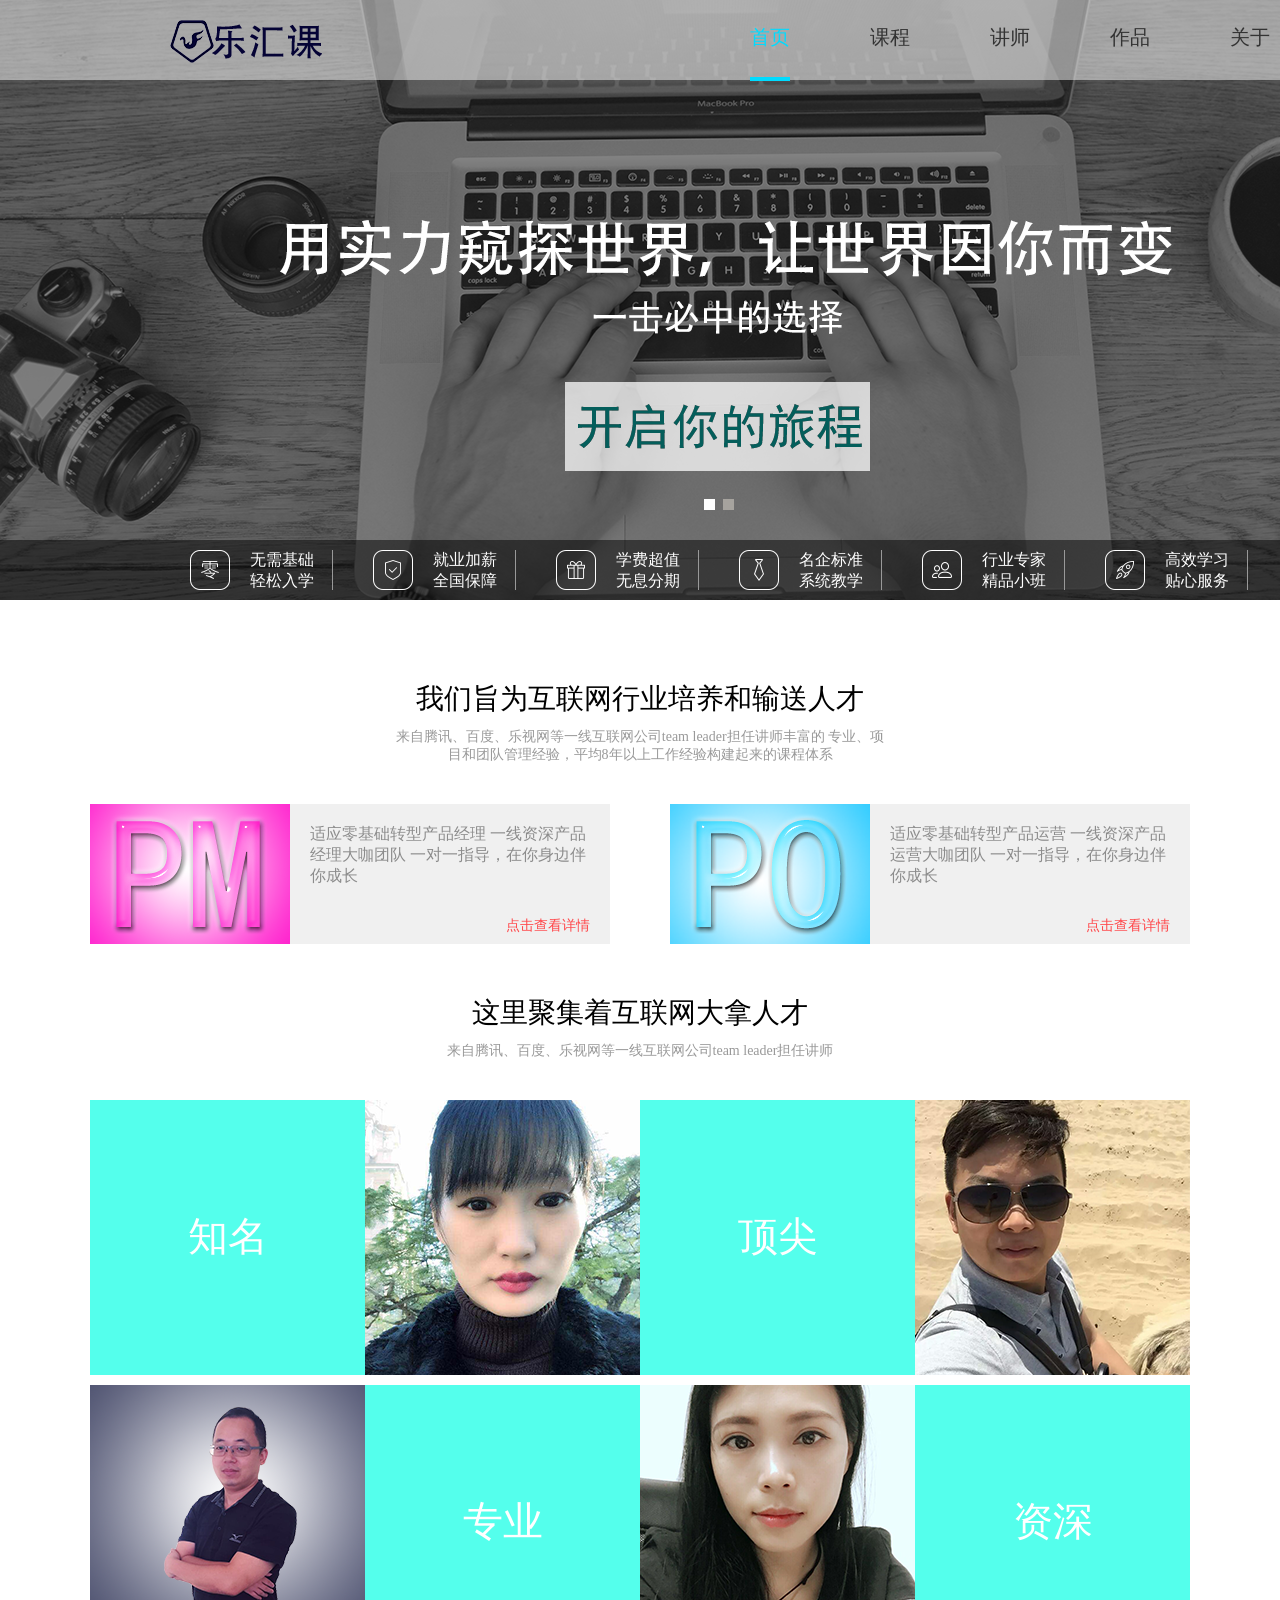
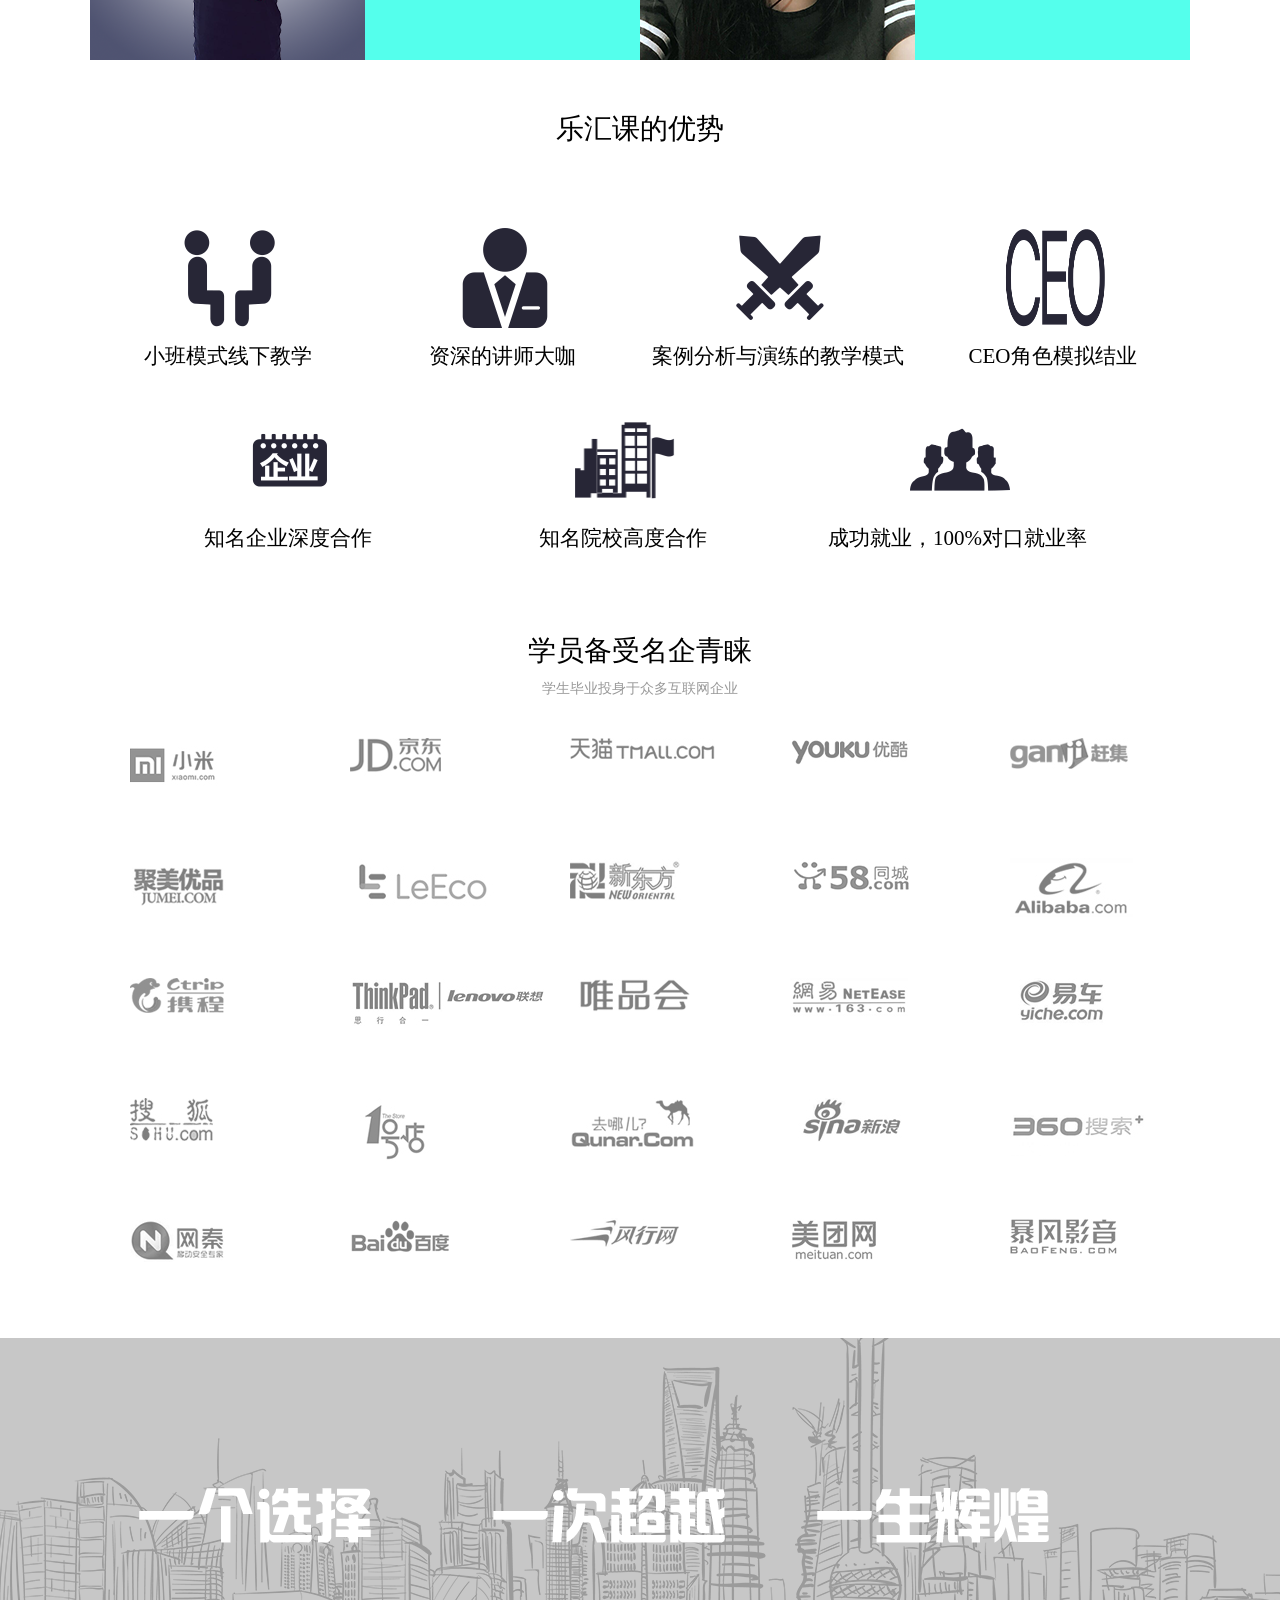
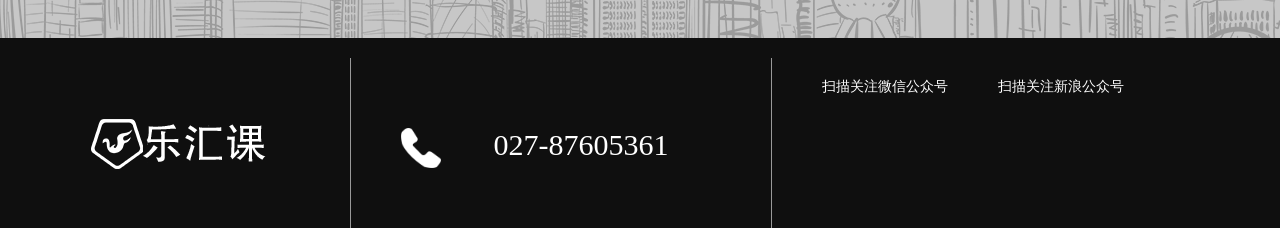
<file: index.html>
<!doctype html>
<html>
<head>
<meta charset="utf-8">
<title>欢迎来到乐汇课</title>
<link href="style/zhiwufang1.css" rel="stylesheet"  type="text/css">
<script src="jquery.js"> </script>
<script>
$(function(){/*重新设置banner宽度*/
$(".banner1").css({width:1920*$(".banner1 img").length});
/*记录播放索引值*/
var n=0;
/*播放函数*/
function runLeft(){
    if(n<$(".banner1 img").length-1){
    n=n+1;
    }else{
    $(".banner1").css({marginLeft:-1680});
    n=1;
    }
    $(".banner1").stop().animate({marginLeft:(-1680*n)},1000);
    $(".banner_btn li").removeClass("currentLi");
    if(n==$(".banner1 img").length-1){
    $(".banner_btn li").eq(0).addClass("currentLi");
    }else{
    $(".banner_btn li").eq(n).addClass("currentLi");    
    }
}
var timer=setInterval(runLeft,3000);
/*按钮控制*/
$(".banner_btn li").hover(function(){
    clearInterval(timer);
    n = $(".banner_btn li").index(this);
    $(".banner1").stop().animate({marginLeft:(-1680*n)},1000);
    $(".banner_btn li").removeClass("currentLi");
    $(this).addClass("currentLi");
},function(){
    timer=setInterval(runLeft,3000);    
})
})
</script>
<script>
</script>
</head>
<body>
<!--banner-->
<div class="banner">
   <div class="top">
   <div class="signup">
        <div class="logo">
            <a href="zhiwufang1.html"><img src="iamge/logo.png"></a>
        </div>
         <ul>
        <li class="nav1"><a href="zhiwufang1.html">首页</a></li>
        <li><a href="product.html">课程</a></li>
        <li><a href="teacher.html">讲师</a></li>
        <li><a href="zuopin.html">作品</a></li>
        <li><a href="guanyu.html">关于</a></li>
        <div class="clear"></div>
        </ul>
        <div class="clear"></div>
        </div>
    </div>
        <div class="banner1">
            <a href="product.html"><img src="iamge/banner2.png"></a>
            <a href="product.html"><img src="iamge/banner4.png"></a>
            <a href="product.html"><img src="iamge/banner2.png"></a>
            <div class="clear"></div>
        </div>
        <ul class="banner_btn">
            <li class="currentLi"></li>
            <li></li>
        </ul>
    <div class="xia">
    <div class="xiao">
        <div class="xia1">
            <img src="iamge/img_banner_ico12x.png">
            <h1>无需基础轻松入学</h1>
        </div>
                <div class="xia1">
            <img src="iamge/img_banner_ico22x.png">
            <h1>就业加薪全国保障</h1>
        </div>
                <div class="xia1">
            <img src="iamge/img_banner_ico32x.png">
            <h1>学费超值无息分期</h1>
        </div>
                <div class="xia1">
            <img src="iamge/img_banner_ico42x.png">
            <h1>名企标准系统教学</h1>
        </div>
                <div class="xia1">
            <img src="iamge/img_banner_ico52x.png">
            <h1>行业专家精品小班</h1>
        </div>
                <div class="xia1">
            <img src="iamge/img_banner_ico62x.png">
            <h1>高效学习贴心服务</h1>
        </div>
        </div>
    </div>
</div>
<!--content-->
<div class="content">
	<h1>我们旨为互联网行业培养和输送人才</h1>
    <h2>来自腾讯、百度、乐视网等一线互联网公司team leader担任讲师丰富的
专业、项目和团队管理经验，平均8年以上工作经验构建起来的课程体系</h2>
	<div class="kecheng">
   		<div class="pm">
    	<img src="iamge/PM.png">
        <div class="pm1">
        <p>适应零基础转型产品经理
        一线资深产品经理大咖团队
        一对一指导，在你身边伴你成长
        </p>
		<li><a href="product.html">点击查看详情</a></li>
        </div>
        </div>
        <div class="ui">
        <img src="iamge/ui.png">
        <div class="ui1">
           <p>适应零基础转型产品运营
            一线资深产品运营大咖团队
            一对一指导，在你身边伴你成长
            </p>
		<li><a href="yunying.html">点击查看详情</a></li>
        </div>
        </div>
        <div class="clear"></div>
    </div>
</div>
<!--content1-->
<div class="content1">
	<h1>这里聚集着互联网大拿人才</h1>
    <h2>来自腾讯、百度、乐视网等一线互联网公司team leader担任讲师</h2>
	<div class="box1">
        知名
    </div>
        <div class="box3">
    <img src="iamge/han.png">
    <div class="box2">    
        </div></div>
    <div class="box1">
        顶尖
    </div>
    <div class="box3">
    <img src="iamge/zheng.png">
    <div class="box2">
    </div> </div>
        <div class="box3">
    <img src="iamge/zhou.png">  
     <div class="box2">
    </div></div>
    <div class="box1">
        专业
    </div>
        <div class="box3">
    <img src="iamge/chen.png">
    <div class="box2">
    </div></div>
    <div class="box1">
        资深
    </div>
    <div class="clear"></div>
</div>
<!--content2-->
<div class="content2">
	<h1>乐汇课的优势</h1>
    <div class="adv">
    <img src="iamge/06一对一.png">
    <h2>小班模式线下教学</h2>
    <span><img src="iamge/06一对一1.png"></span>
    </div>
        <div class="adv">
    <img src="iamge/名师.png">
    <h2>资深的讲师大咖</h2>
    <span><img src="iamge/名师1.png"></span>
    </div>
        <div class="adv">
    <img src="iamge/实兵交战系统.png">
    <h2>案例分析与演练的教学模式</h2>
    <span><img src="iamge/实兵交战系统1.png"></span>
    </div>
        <div class="adv">
    <img src="iamge/ceo.png">
    <h2>CEO角色模拟结业</h2>
    <span><img src="iamge/ceo1.png"></span>
    </div>
    <div class="adv1">
    <img src="iamge/企业.png">
    <h2>知名企业深度合作</h2>
    <span><img src="iamge/企业1.png"></span>
    </div>
        <div class="adv1">
    <img src="iamge/学校.png">
    <h2>知名院校高度合作</h2>
    <span><img src="iamge/学校1.png"></span>
    </div>
        <div class="adv1">
    <img src="iamge/多人.png">
    <h2>成功就业，100%对口就业率</h2>
    <span><img src="iamge/多人1.png"></span>
    </div>
    <div class="clear"></div>
</div>
<!--content3-->
<div class="content3">
	<h1>学员备受名企青睐</h1>
    <h2>学生毕业投身于众多互联网企业</h2>
   <span><img src="iamge/7.jpg"></span>
    <span><img src="iamge/8.jpg"></span>
    <span><img src="iamge/9.jpg"></span>
    <span><img src="iamge/10.jpg"></span>
    <span><img src="iamge/11.jpg"></span>
    <span><img src="iamge/12_002.jpg"></span>
    <span><img src="iamge/13.jpg"></span>
    <span><img src="iamge/14.jpg"></span>
    <span><img src="iamge/15.jpg"></span>
    <span><img src="iamge/16_002.jpg"></span>
    <span><img src="iamge/17_002.jpg"></span>
    <span><img src="iamge/18.jpg"></span>
    <span><img src="iamge/19.jpg"></span>
    <span><img src="iamge/20.jpg"></span>
    <span><img src="iamge/21.jpg"></span>
    <span><img src="iamge/22.jpg"></span>
    <span><img src="iamge/23.jpg"></span>
    <span><img src="iamge/24.jpg"></span>
    <span><img src="iamge/25.jpg"></span>
    <span><img src="iamge/26.jpg"></span>
    <span><img src="iamge/27.jpg"></span>
    <span><img src="iamge/28.jpg"></span>
    <span><img src="iamge/29.jpg"></span>
    <span><img src="iamge/30.jpg"></span>
    <span><img src="iamge/31.jpg"></span>
    <div class="clear"></div>
</div>
<!--bottombanner-->
<div class="bottombanner">
	<img src="iamge/bottombanner.png">
</div>
<!--bottom-->
<div class="bottom">
<div class="bottom0">
	<img src="iamge/logo1.png">
    <span>
    <img src="iamge/电话.png">
    <h1>027-87605361</h1>
    </span>
       <div class="bottom1">
    <div class="bottom2">
    <p>扫描关注微信公众号</p>
    </div>
    <div class="bottom2">
    <p>扫描关注新浪公众号</p>
    </div>
    <div class="clear"></div>
    </div>
    <div class="clear"></div>
    </div>
</div>
</body>
</html>
</file>
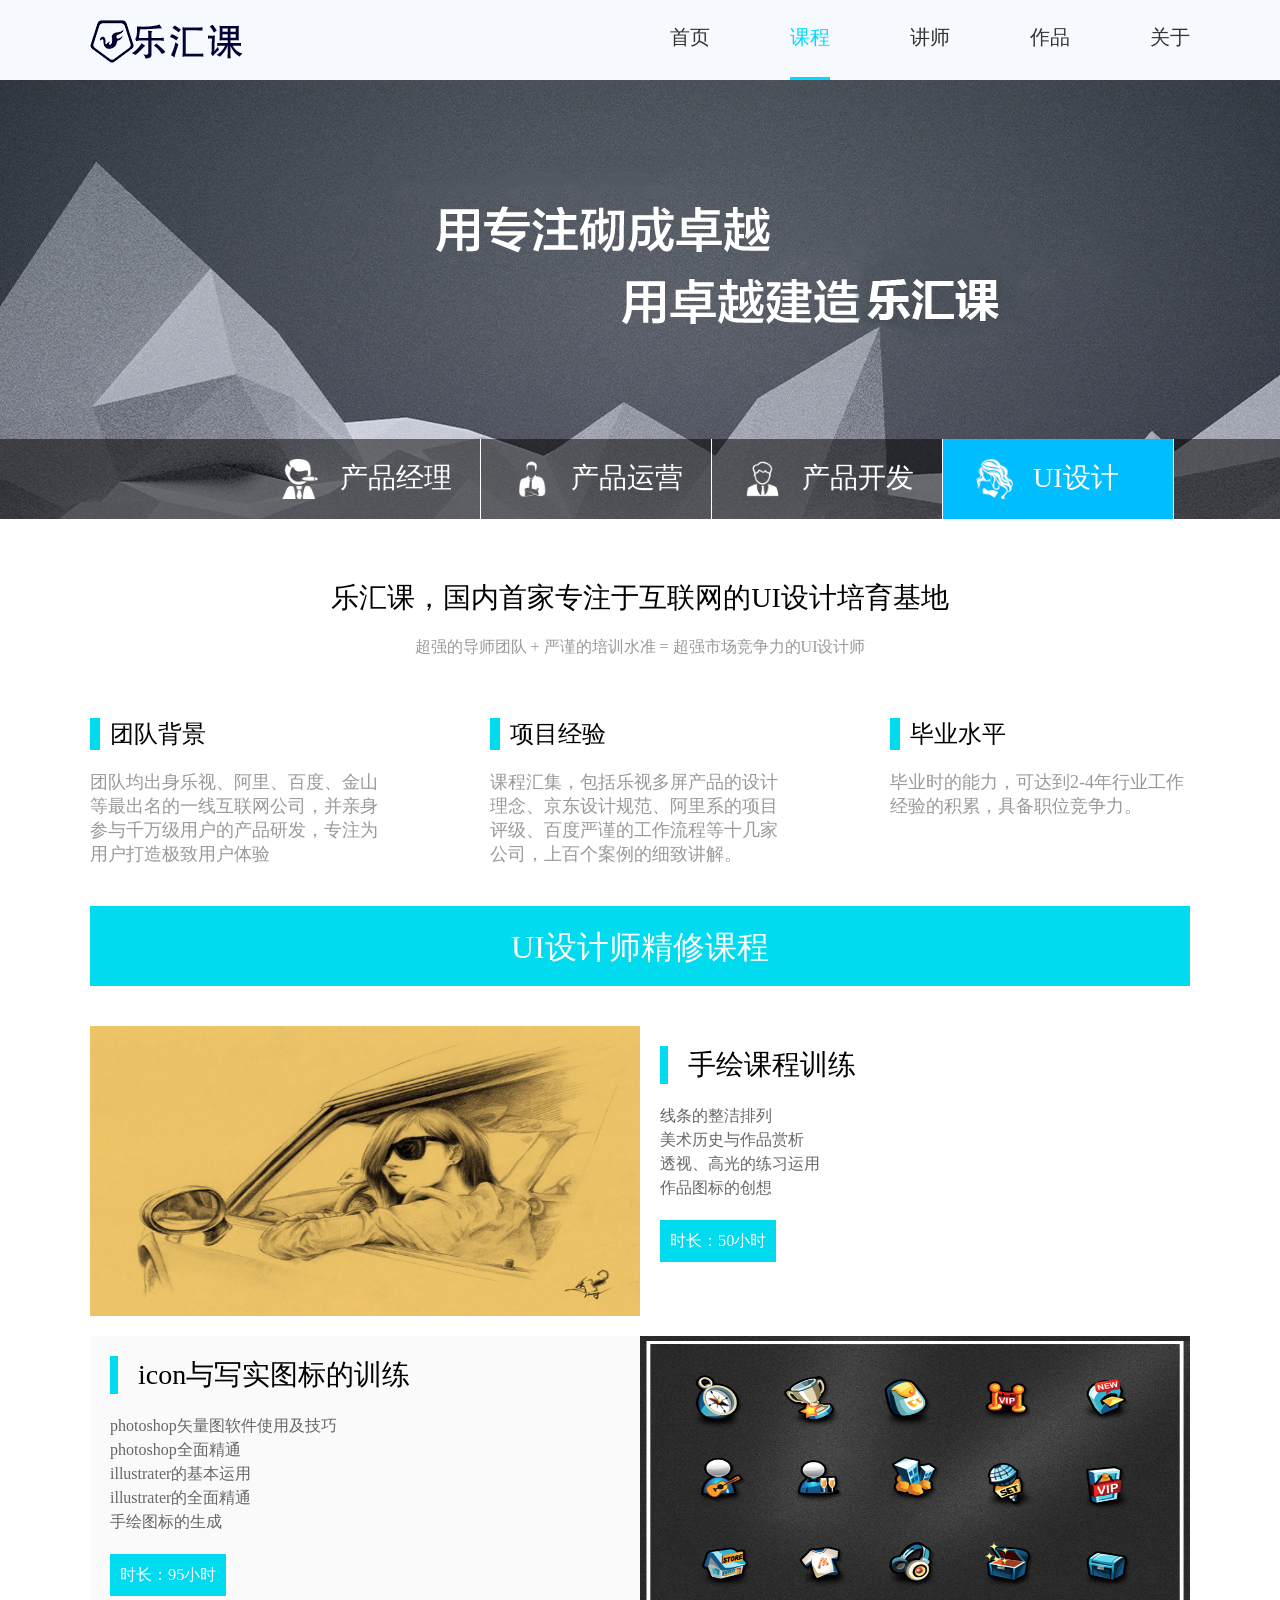
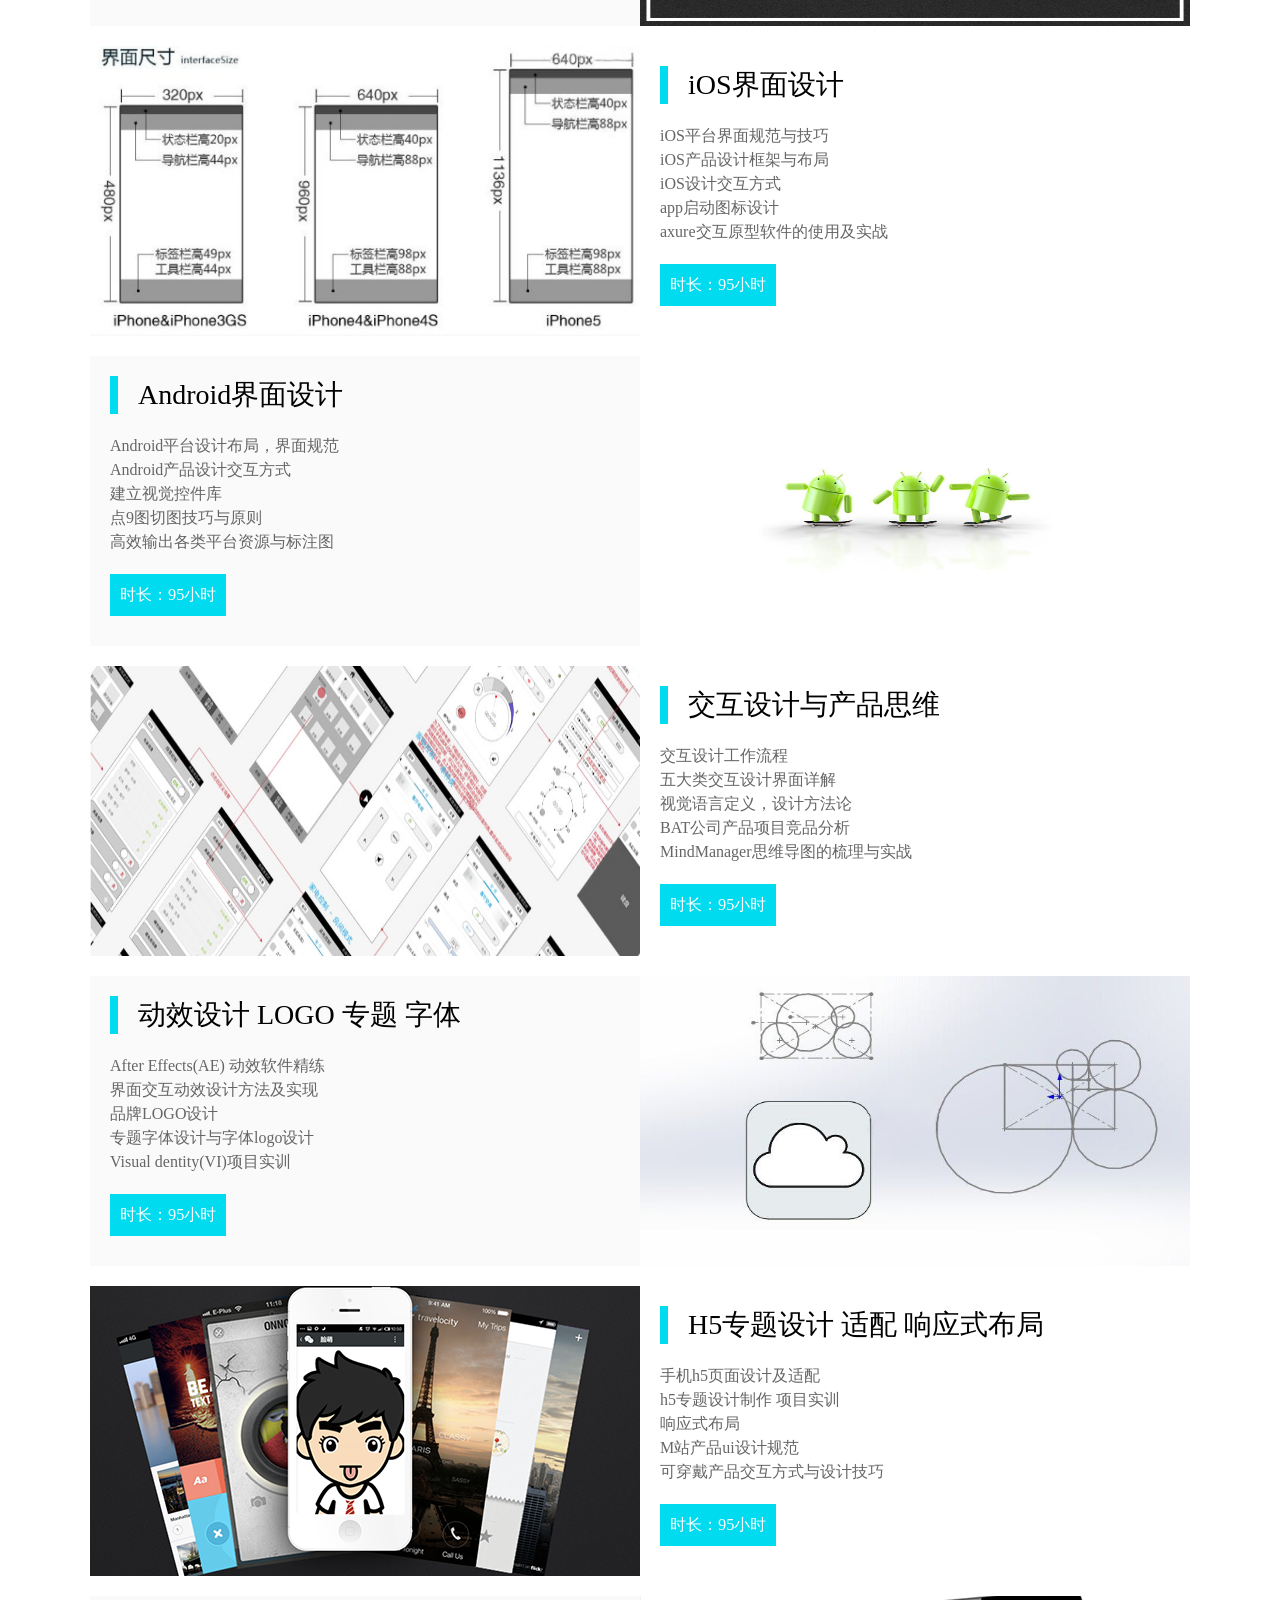
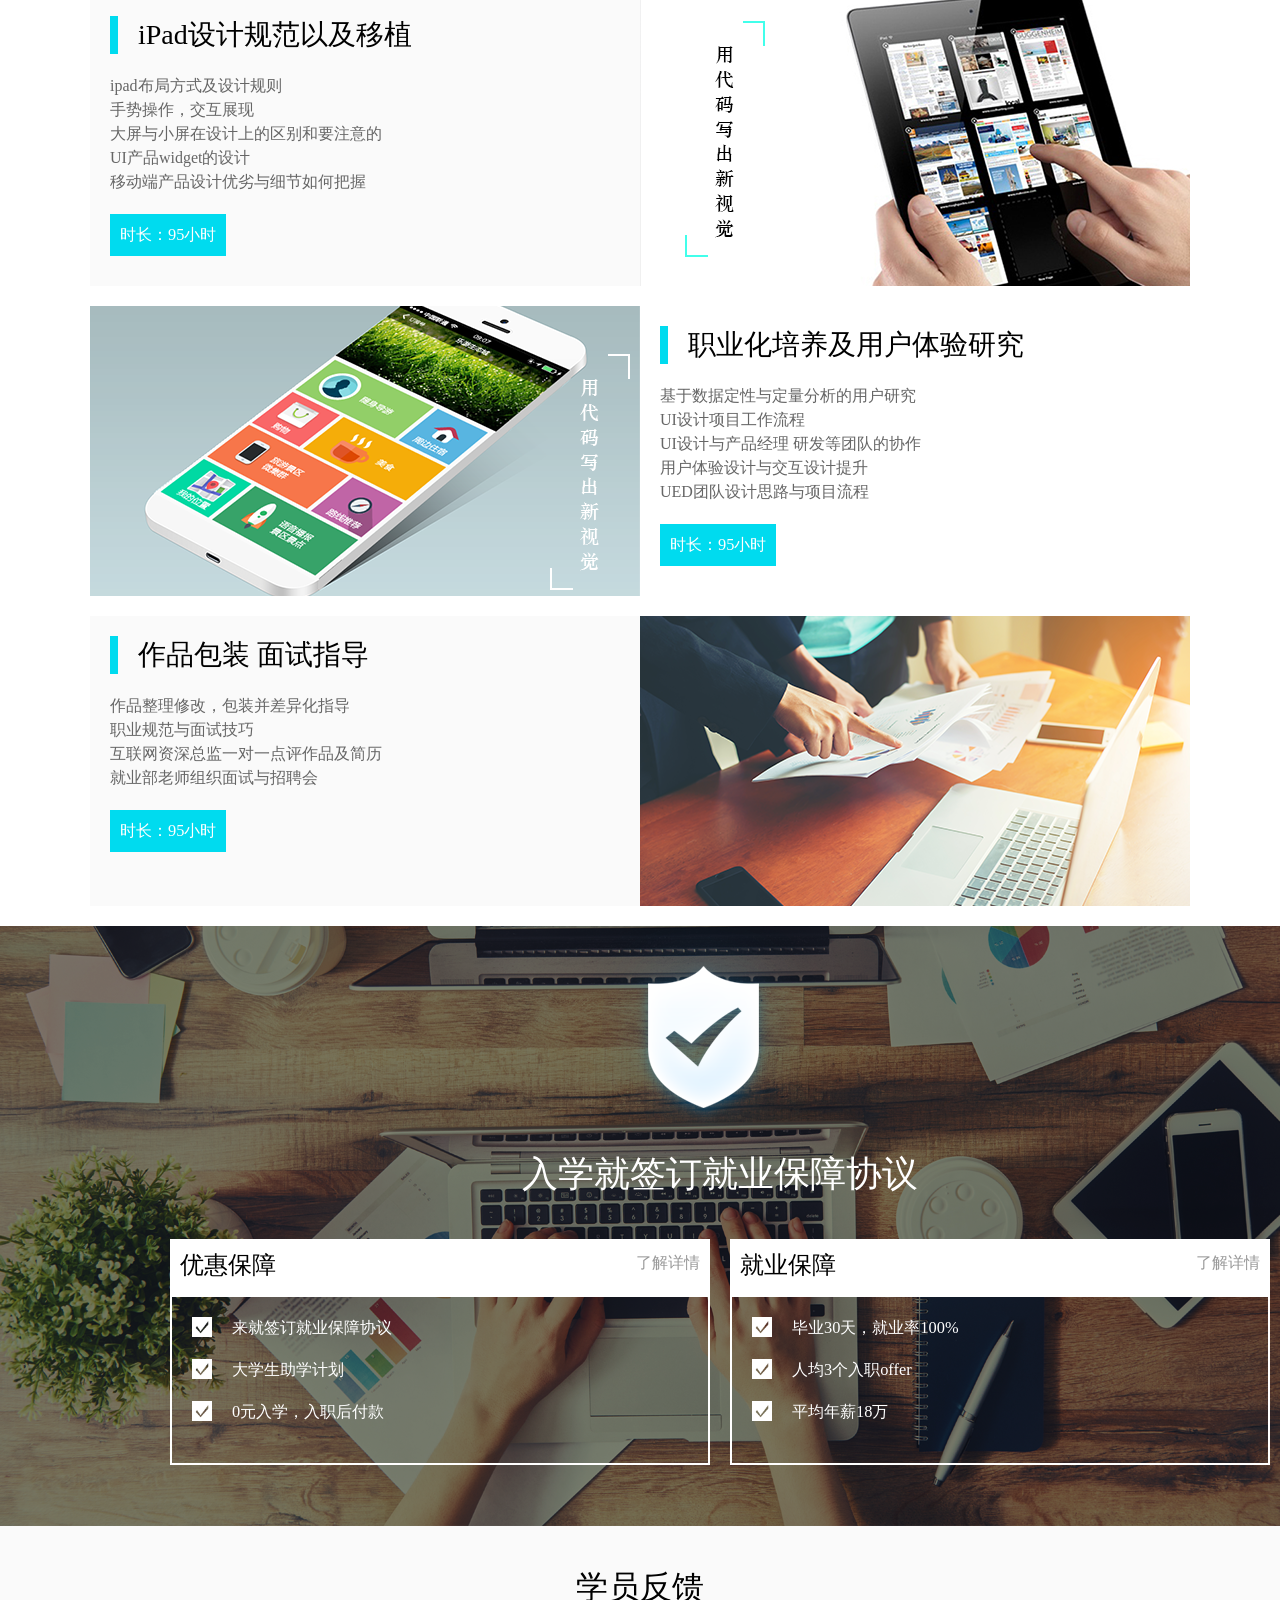
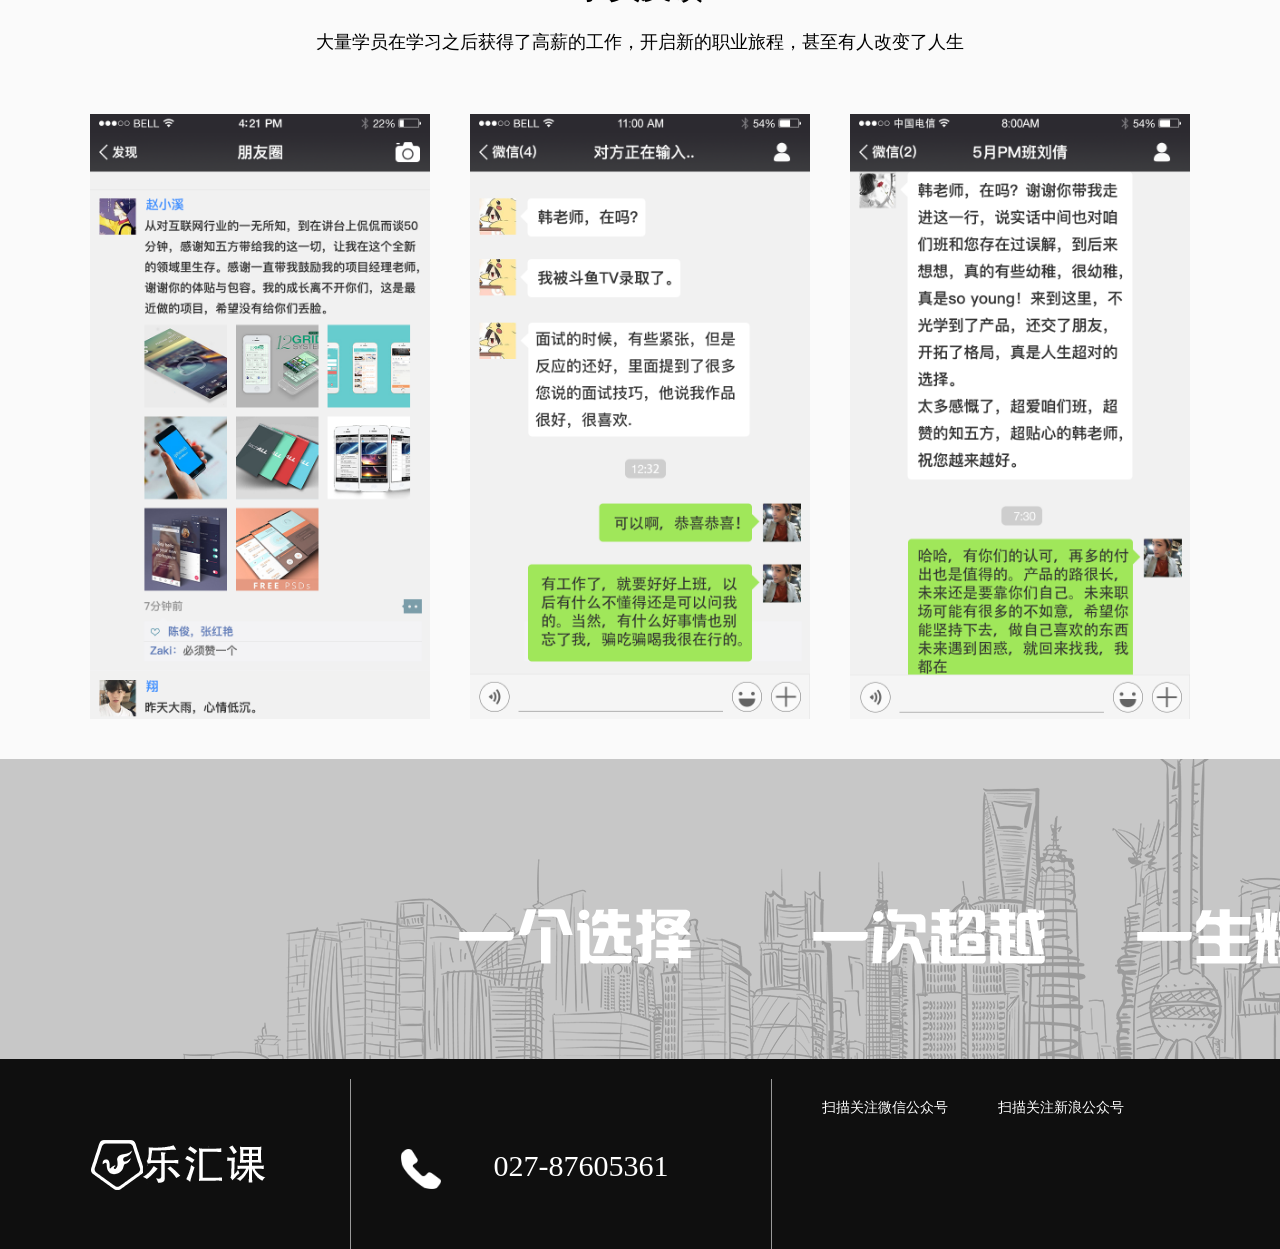
<file: design.html>
<!doctype html>
<html>
<head>
<meta charset="utf-8">
<title>课程-乐汇课</title>
<link href="style/design.css" rel="stylesheet"  type="text/css">
</head>
<body>
<!--top-->
<div class="top">
   <div class="signup">
    <div class="logo">
        <a href="zhiwufang1.html"><img src="iamge/logo.png"></a>
    </div>
     <ul>
    <li><a href="zhiwufang1.html">首页</a></li>
    <li class="nav1"><a href="product.html">课程</a></li>
    <li><a href="teacher.html">讲师</a></li>
    <li><a href="zuopin.html">作品</a></li>
    <li><a href="guanyu.html">关于</a></li>
    <div class="clear"></div>
    </ul>
    <div class="clear"></div>
    </div>
</div>
<!--banner-->
<div class="banner">
    <img src="iamge/banner3.png">
    <div class="banner1">
        <div class="banner11">
            <div class="banner2">
                <img src="iamge/角色、人物.png">
                <a href="product.html"><h1>产品经理</h1></a>
            </div>
            <div class="banner2">
                <img src="iamge/男性人物.png">
                <a href="yunying.html"><h1>产品运营</h1></a>
            </div>
            <div class="banner2">
                <img src="iamge/性别男.png">
                <a href="kaifa.html"><h1>产品开发</h1></a>
            </div>
            <div class="banner3">
                <img src="iamge/女人2.png">
                <a href="design.html"><h1>UI设计</h1></a>
            </div>
        </div>
    </div>
</div>
<!--content-->
<div class="content">
    <div class="ct">
    <h1>乐汇课，国内首家专注于互联网的UI设计培育基地</h1>
    <h2>超强的导师团队 + 严谨的培训水准 = 超强市场竞争力的UI设计师</h2>
    <div class="team">
        <h3>团队背景</h3>
        <p>团队均出身乐视、阿里、百度、金山等最出名的一线互联网公司，并亲身参与千万级用户的产品研发，专注为用户打造极致用户体验</p>
    </div>
        <div class="team">
        <h3>项目经验</h3>
        <p>课程汇集，包括乐视多屏产品的设计理念、京东设计规范、阿里系的项目评级、百度严谨的工作流程等十几家公司，上百个案例的细致讲解。</p>
    </div>
        <div class="team1">
        <h3>毕业水平</h3>
        <p>毕业时的能力，可达到2-4年行业工作经验的积累，具备职位竞争力。</p>
    </div>
    <div class="clear"></div>
    </div>
</div>
<!--kc-->
<div class="kc">
    <div class="kc1">
        <h1>UI设计师精修课程</h1>
        <div class="kc2">
            <img src="iamge/40.jpg">
            <h2>手绘课程训练</h2>
            <p>线条的整洁排列<br>
            美术历史与作品赏析<br>
            透视、高光的练习运用<br>
            作品图标的创想</p>
            <h3>时长：50小时</h3>
            <div class="clear"></div>
        </div>
                <div class="kc3">
            <img src="iamge/41.jpg">
            <h2>icon与写实图标的训练</h2>
            <p>photoshop矢量图软件使用及技巧<br>
                photoshop全面精通<br>
                illustrater的基本运用<br>
                illustrater的全面精通<br>
                手绘图标的生成</p>
                <h3>时长：95小时</h3>
                <div class="clear"></div>
        </div>
                <div class="kc2">
            <img src="iamge/42.jpg">
            <h2>iOS界面设计</h2>
            <p>iOS平台界面规范与技巧<br>
            iOS产品设计框架与布局<br>
            iOS设计交互方式<br>
            app启动图标设计<br>
            axure交互原型软件的使用及实战</p>
            <h3>时长：95小时</h3>
            <div class="clear"></div>
        </div>
                <div class="kc3">
            <img src="iamge/43.jpg">
            <h2>Android界面设计</h2>
            <p>Android平台设计布局，界面规范<br>
            Android产品设计交互方式<br>
            建立视觉控件库<br>
            点9图切图技巧与原则<br>
            高效输出各类平台资源与标注图</p>
            <h3>时长：95小时</h3>
            <div class="clear"></div>
        </div>
                <div class="kc2">
            <img src="iamge/44.jpg">
            <h2>交互设计与产品思维</h2>
            <p>交互设计工作流程<br>
            五大类交互设计界面详解<br>
            视觉语言定义，设计方法论<br>
            BAT公司产品项目竞品分析<br>
            MindManager思维导图的梳理与实战</p>
            <h3>时长：95小时</h3>
            <div class="clear"></div>
        </div>
            <div class="kc3">
            <img src="iamge/45.jpg">
            <h2>动效设计 LOGO 专题 字体</h2>
            <p>After Effects(AE) 动效软件精练<br>
            界面交互动效设计方法及实现<br>
            品牌LOGO设计<br>
            专题字体设计与字体logo设计<br>
            Visual dentity(VI)项目实训</p>
            <h3>时长：95小时</h3>
            <div class="clear"></div>
        </div>
       <div class="kc2">
            <img src="iamge/46.png">
            <h2>H5专题设计 适配 响应式布局</h2>
            <p>手机h5页面设计及适配<br>
            h5专题设计制作 项目实训<br>
            响应式布局<br>
            M站产品ui设计规范<br>
            可穿戴产品交互方式与设计技巧</p>
            <h3>时长：95小时</h3>
            <div class="clear"></div>
        </div>
            <div class="kc3">
            <img src="iamge/47.png">
            <h2>iPad设计规范以及移植</h2>
            <p>ipad布局方式及设计规则<br>
            手势操作，交互展现<br>
            大屏与小屏在设计上的区别和要注意的<br>
            UI产品widget的设计<br>
            移动端产品设计优劣与细节如何把握</p>
            <h3>时长：95小时</h3>
            <div class="clear"></div>
        </div>
         <div class="kc2">
            <img src="iamge/48.png">
            <h2>职业化培养及用户体验研究</h2>
            <p>基于数据定性与定量分析的用户研究<br>
            UI设计项目工作流程<br>
            UI设计与产品经理 研发等团队的协作<br>
            用户体验设计与交互设计提升<br>
            UED团队设计思路与项目流程</p>
            <h3>时长：95小时</h3>
            <div class="clear"></div>
        </div>
            <div class="kc3">
            <img src="iamge/68.png">
            <h2>作品包装 面试指导</h2>
            <p>作品整理修改，包装并差异化指导<br>
            职业规范与面试技巧<br>
            互联网资深总监一对一点评作品及简历<br>
            就业部老师组织面试与招聘会</p>
            <h3>时长：95小时</h3>
            <div class="clear"></div>
        </div>
    </div>
</div>
<!--xieyi-->
<div class="xieyi">
    <div class="xieyi1">
        <img src="iamge/19.png">
        <p>入学就签订就业保障协议</p>
        <div class="xieyi2">
            <div class="xieyi21">
            <h1>优惠保障</h1>
            <h2>了解详情</h2>
            <div class="clear"></div>
            </div>
            <div class="xieyi3">
               <div class="xieyi4">
                   <img src="iamge/duihao.png">
                   <h3>来就签订就业保障协议</h3>
               </div> 
                    <div class="xieyi4">
                   <img src="iamge/duihao.png">
                   <h3>大学生助学计划</h3>
               </div> 
                    <div class="xieyi4">
                   <img src="iamge/duihao.png">
                   <h3>0元入学，入职后付款</h3>
               </div> 
            </div>
        </div>
        <div class="xieyi2" style="margin-right:0px">
            <div class="xieyi21">
            <h1>就业保障</h1>
            <h2>了解详情</h2>
            <div class="clear"></div>
            </div>
            <div class="xieyi3">
               <div class="xieyi4">
                   <img src="iamge/duihao.png">
                   <h3>毕业30天，就业率100%</h3>
               </div> 
                    <div class="xieyi4">
                   <img src="iamge/duihao.png">
                   <h3>人均3个入职offer</h3>
               </div> 
                    <div class="xieyi4">
                   <img src="iamge/duihao.png">
                   <h3>平均年薪18万</h3>
               </div> 
            </div>
        </div>
        <div class="clear"></div>
    </div>
</div>
<!--fankui-->
<div class="fankui">
    <div class="fankui1">
        <h1>学员反馈</h1>
        <h2>大量学员在学习之后获得了高薪的工作，开启新的职业旅程，甚至有人改变了人生</h2>
        <div class="fankui2">
            <img src="iamge/1.png">
            <img src="iamge/2.png">
            <img src="iamge/3.png" class="fk1">
            <div class="clear"></div>
        </div>
    </div>
</div>
<!--bottombanner-->
<div class="bottombanner">
    <img src="iamge/bottombanner.png">
</div>
<!--bottom-->
<div class="bottom">
<div class="bottom0">
    <img src="iamge/logo1.png">
    <span>
    <img src="iamge/电话.png">
    <h1>027-87605361</h1>
    </span>
       <div class="bottom1">
    <div class="bottom2">
    <p>扫描关注微信公众号</p>
    </div>
    <div class="bottom2">
    <p>扫描关注新浪公众号</p>
    </div>
    <div class="clear"></div>
    </div>
    <div class="clear"></div>
    </div>
</div>

</body>
</html>
</file>
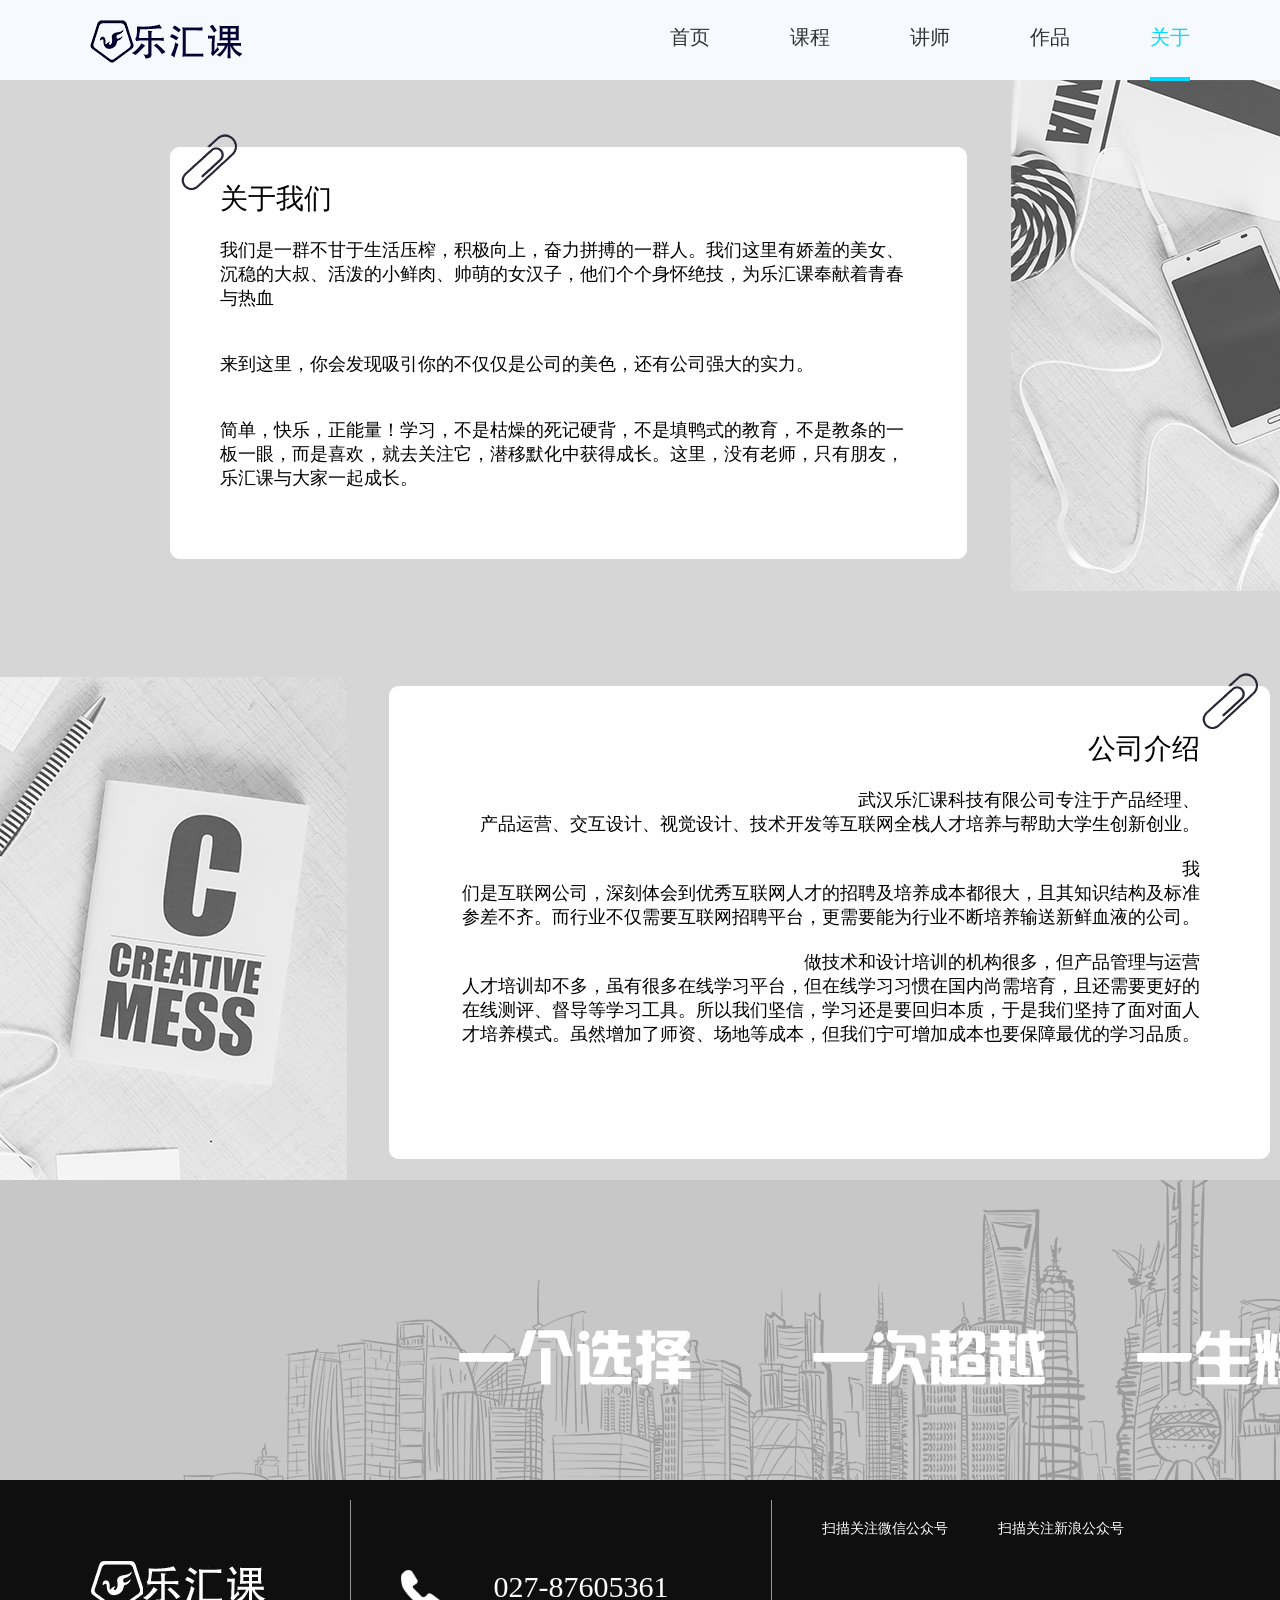
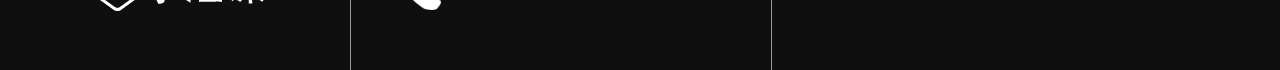
<file: guanyu.html>
<!doctype html>
<html>
<head>
<meta charset="utf-8">
<title>关于我们-乐汇课</title>
<link href="style/guanyu.css" rel="stylesheet"  type="text/css">
</head>
<body>
<!--top-->
<div class="top">
   <div class="signup">
    <div class="logo">
        <a href="zhiwufang1.html"><img src="iamge/logo.png"></a>
    </div>
     <ul>
    <li><a href="zhiwufang1.html">首页</a></li>
    <li><a href="product.html">课程</a></li>
    <li><a href="teacher.html">讲师</a></li>
    <li><a href="zuopin.html">作品</a></li>
    <li class="nav1"><a href="guanyu.html">关于</a></li>
    <div class="clear"></div>
    </ul>
    <div class="clear"></div>
    </div>
</div>
<!--content-->
<div class="content">
    <div class="content1">
    <h1>关于我们</h1>
    <p>
        我们是一群不甘于生活压榨，积极向上，奋力拼搏的一群人。我们这里有娇羞的美女、沉稳的大叔、活泼的小鲜肉、帅萌的女汉子，他们个个身怀绝技，为乐汇课奉献着青春与热血<br><br><br>

        来到这里，你会发现吸引你的不仅仅是公司的美色，还有公司强大的实力。<br><br><br>
        简单，快乐，正能量！学习，不是枯燥的死记硬背，不是填鸭式的教育，不是教条的一板一眼，而是喜欢，就去关注它，潜移默化中获得成长。这里，没有老师，只有朋友，乐汇课与大家一起成长。
    </p>
    </div>
        <div class="content2">
    <h1>公司介绍</h1>
    <p>
        武汉乐汇课科技有限公司专注于产品经理、<br>产品运营、交互设计、视觉设计、技术开发等互联网全栈人才培养与帮助大学生创新创业。<br><br>
        我<br>们是互联网公司，深刻体会到优秀互联网人才的招聘及培养成本都很大，且其知识结构及标准<br>参差不齐。而行业不仅需要互联网招聘平台，更需要能为行业不断培养输送新鲜血液的公司。<br><br>
        做技术和设计培训的机构很多，但产品管理与运营<br>人才培训却不多，虽有很多在线学习平台，但在线学习习惯在国内尚需培育，且还需要更好的<br>在线测评、督导等学习工具。所以我们坚信，学习还是要回归本质，于是我们坚持了面对面人<br>才培养模式。虽然增加了师资、场地等成本，但我们宁可增加成本也要保障最优的学习品质。
    </p>
    </div>
</div>
<!--bottombanner-->
<div class="bottombanner">
    <img src="iamge/bottombanner.png">
</div>
<!--bottom-->
<div class="bottom">
<div class="bottom0">
    <img src="iamge/logo1.png">
    <span>
    <img src="iamge/电话.png">
    <h1>027-87605361</h1>
    </span>
       <div class="bottom1">
    <div class="bottom2">
    <p>扫描关注微信公众号</p>
    </div>
    <div class="bottom2">
    <p>扫描关注新浪公众号</p>
    </div>
    <div class="clear"></div>
    </div>
    <div class="clear"></div>
    </div>
</div>

</body>
</html>
</file>
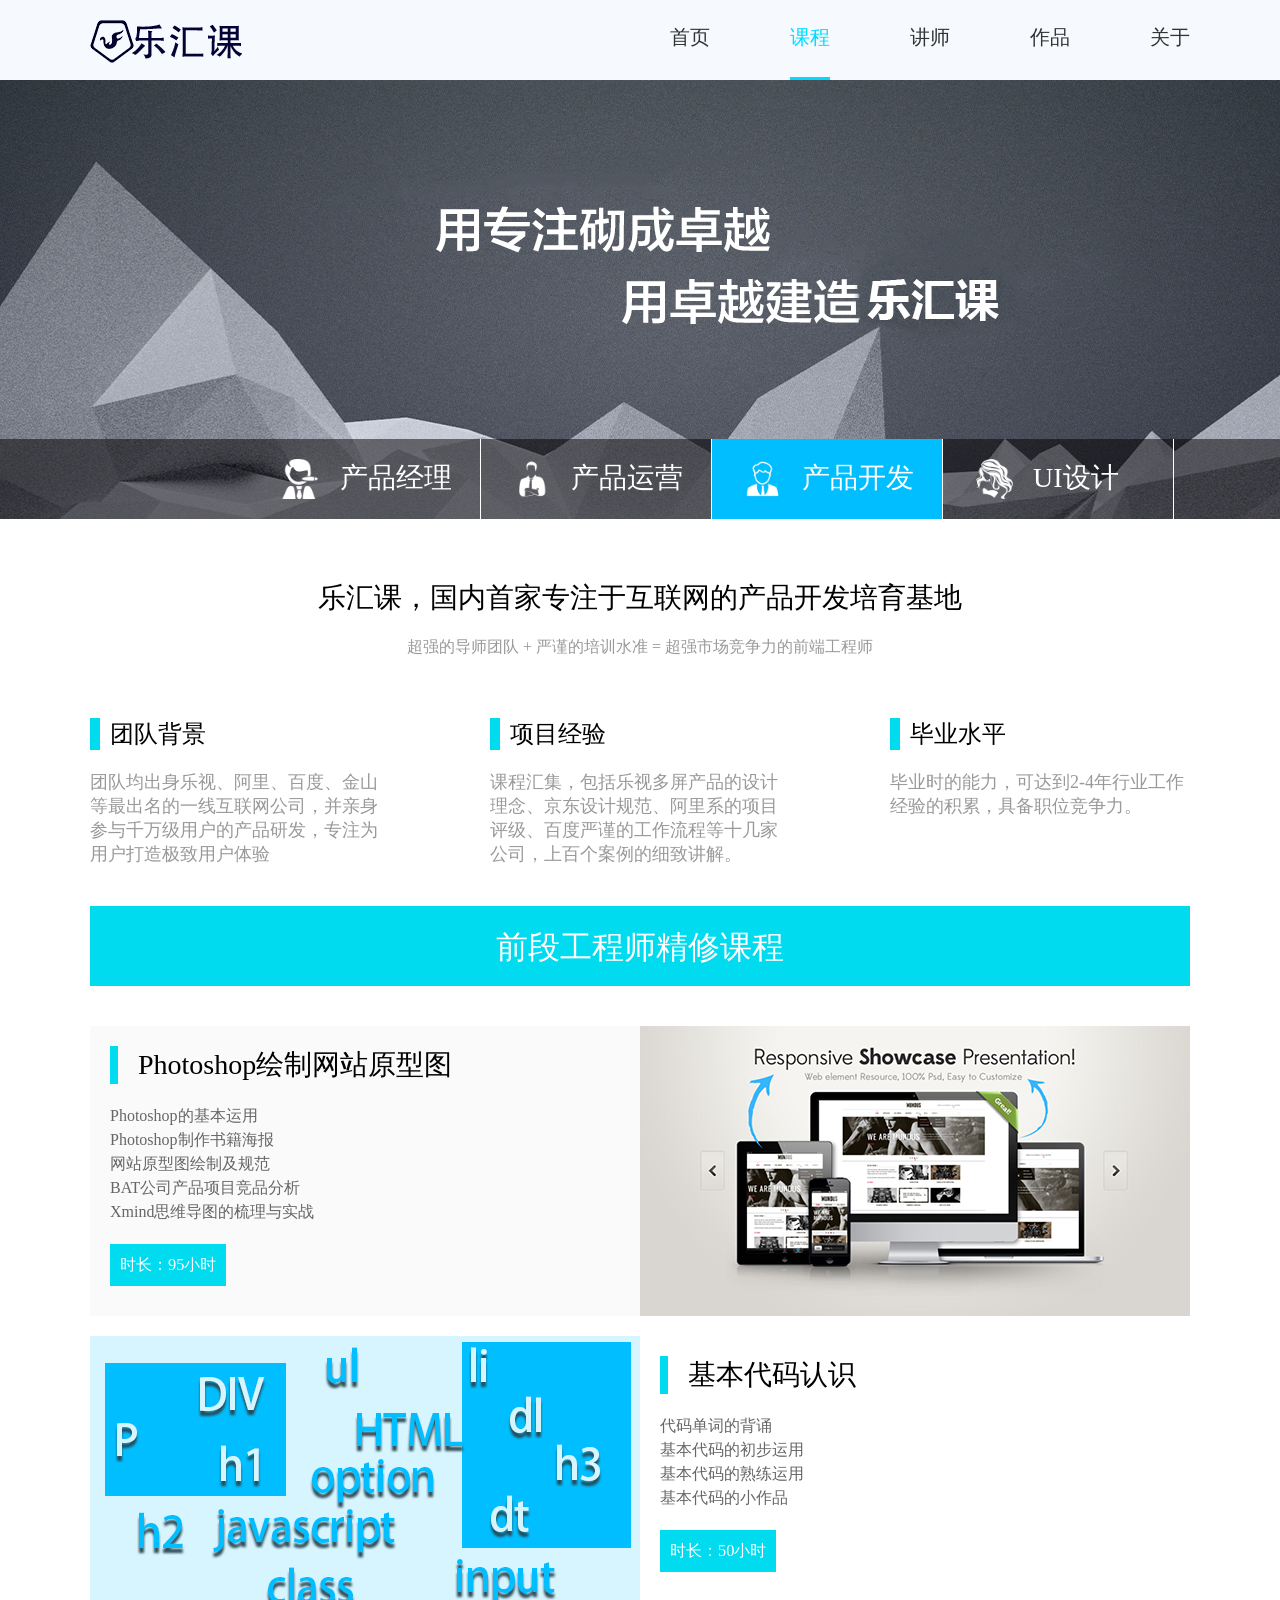
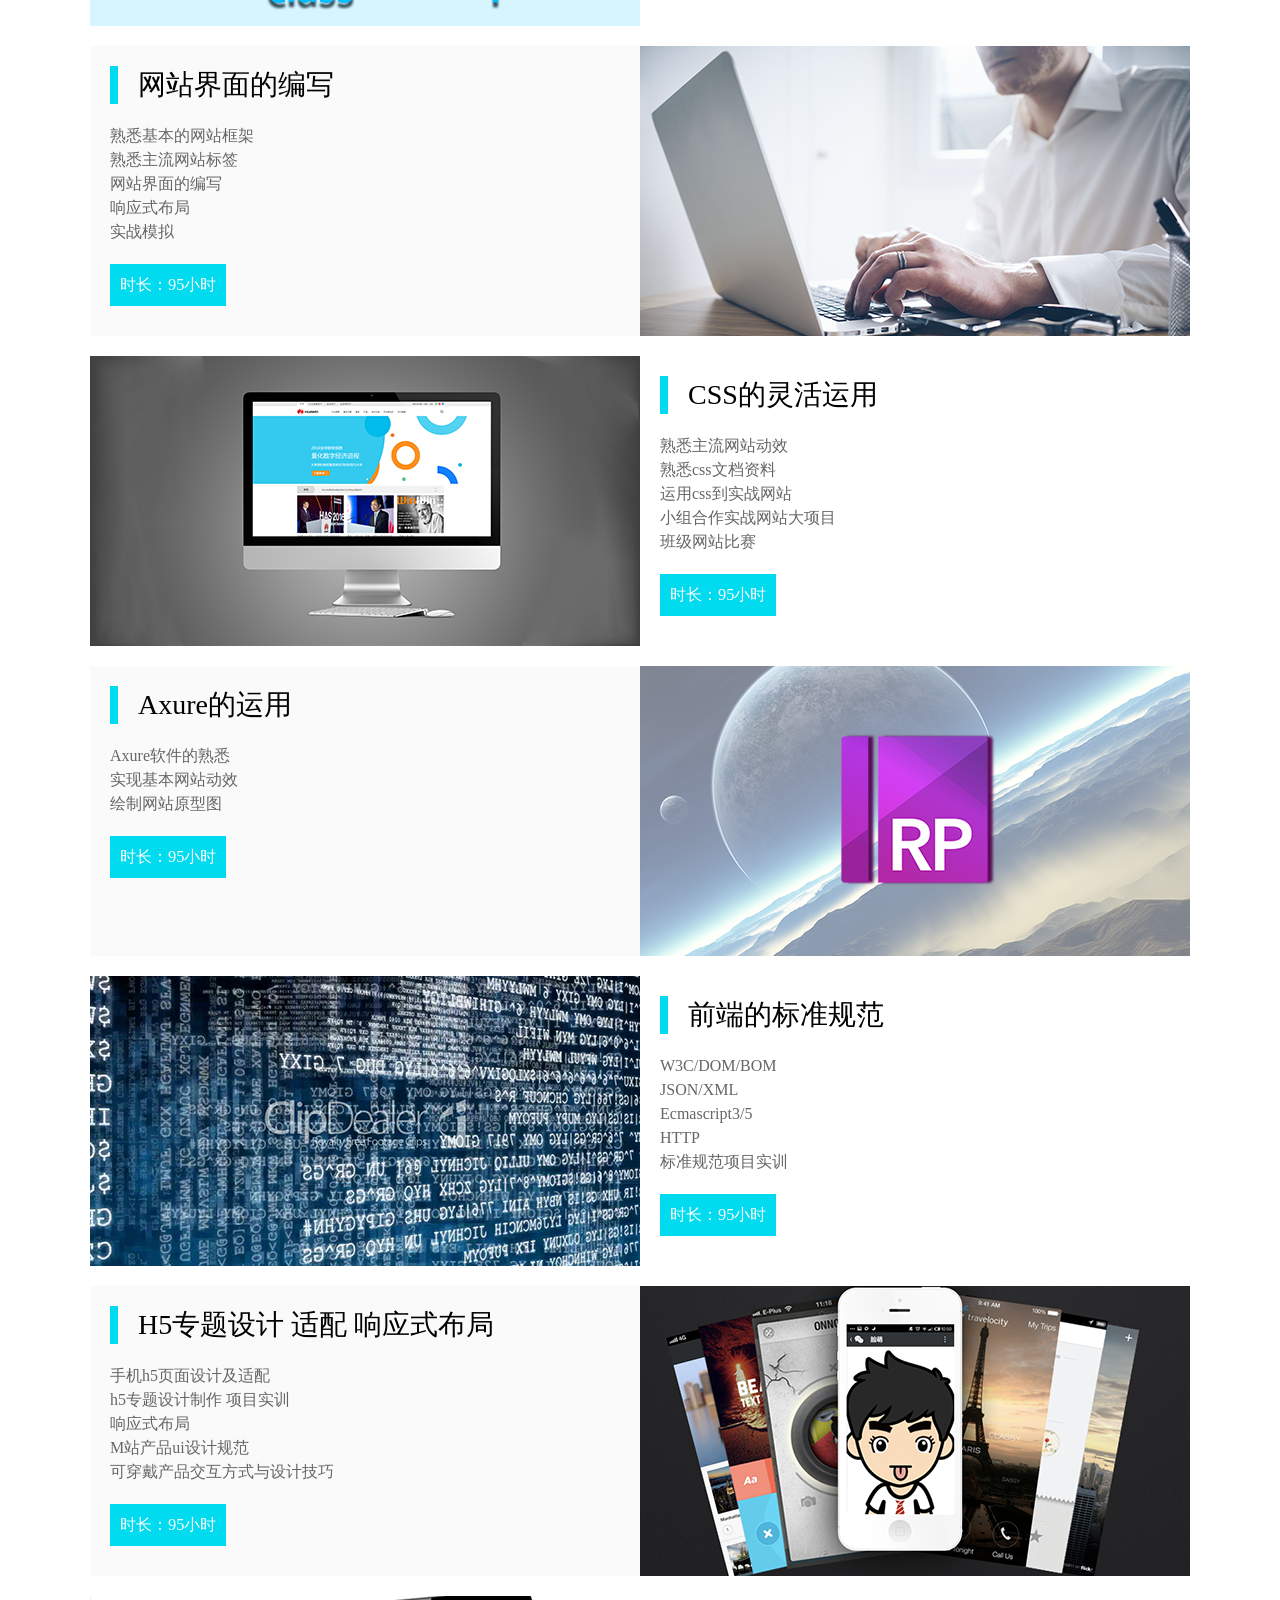
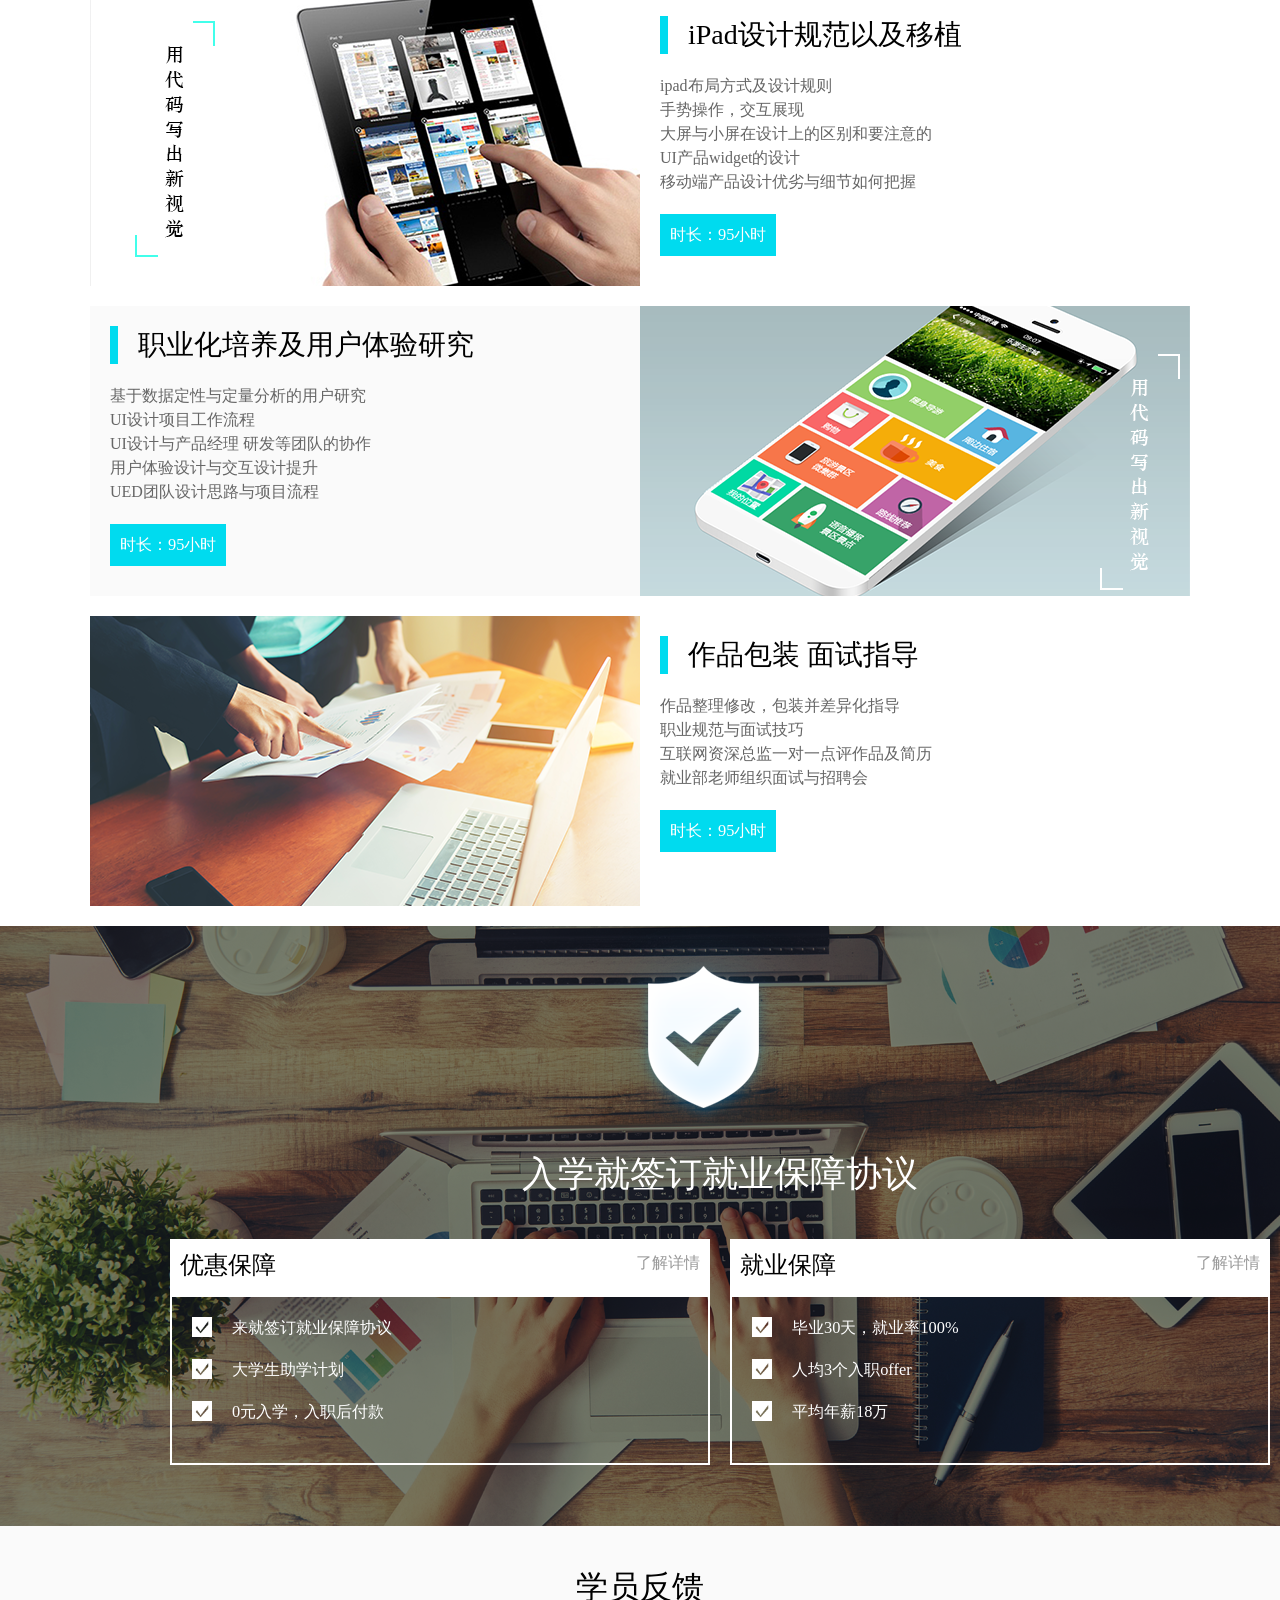
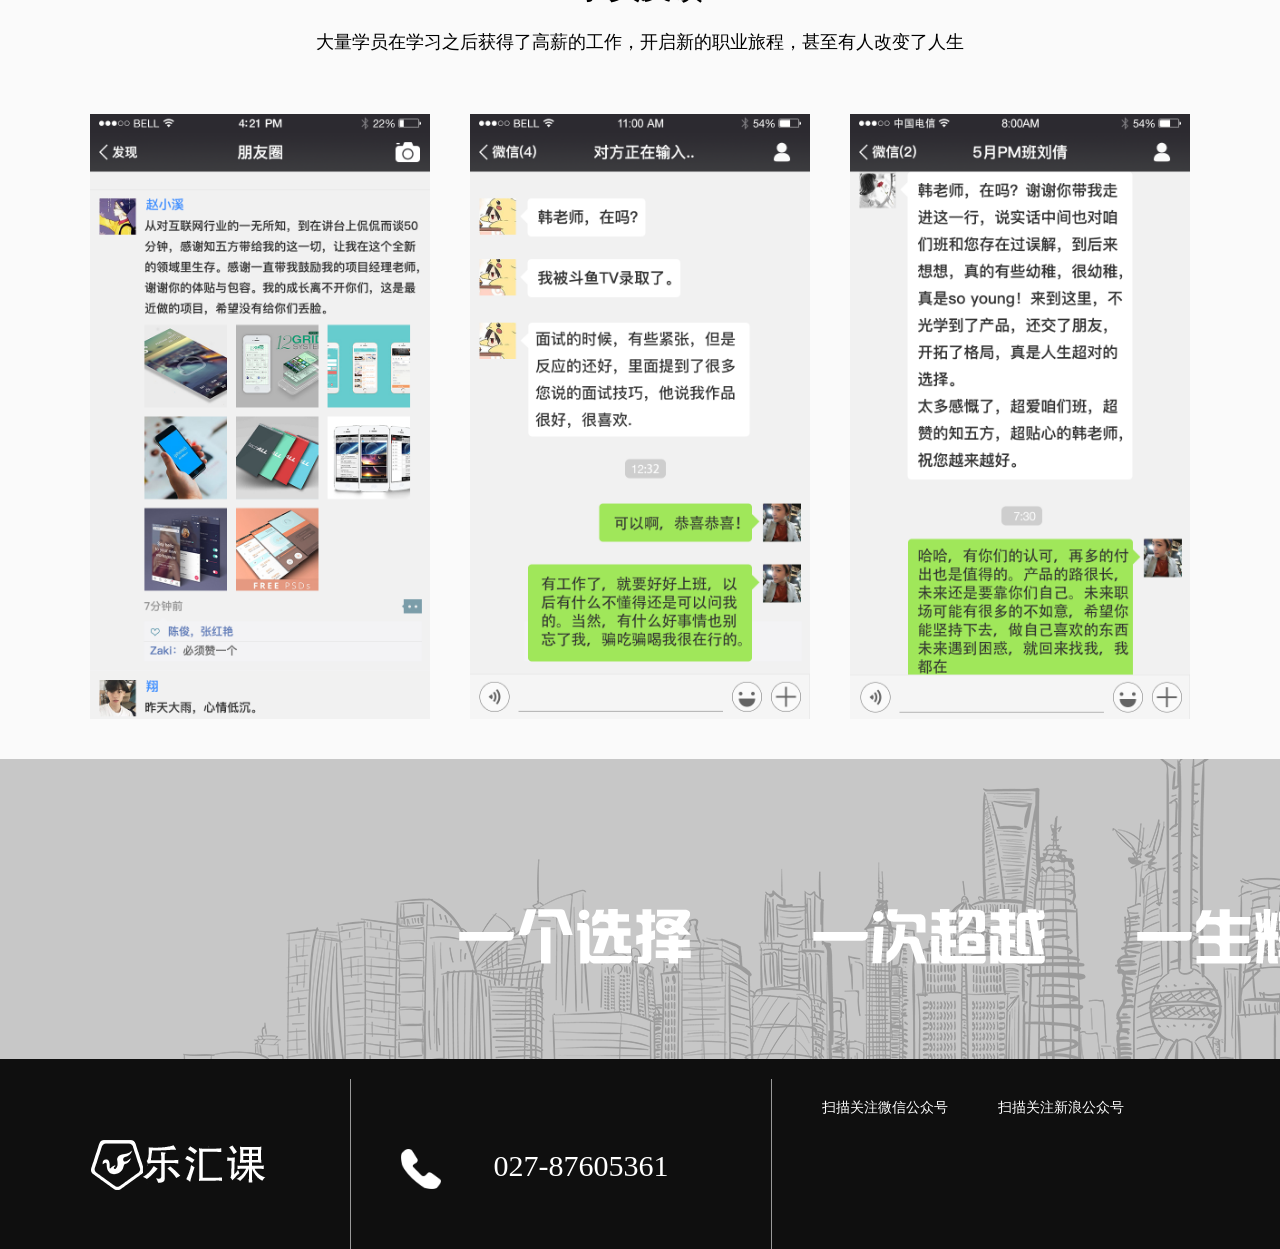
<file: kaifa.html>
<!doctype html>
<html>
<head>
<meta charset="utf-8">
<title>课程-乐汇课</title>
<link href="style/kaifa.css" rel="stylesheet"  type="text/css">
</head>
<body>
<!--top-->
<div class="top">
   <div class="signup">
    <div class="logo">
        <a href="zhiwufang1.html"><img src="iamge/logo.png"></a>
    </div>
     <ul>
    <li><a href="zhiwufang1.html">首页</a></li>
    <li class="nav1"><a href="product.html">课程</a></li>
    <li><a href="teacher.html">讲师</a></li>
    <li><a href="zuopin.html">作品</a></li>
    <li><a href="guanyu.html">关于</a></li>
    <div class="clear"></div>
    </ul>
    <div class="clear"></div>
    </div>
</div>
<!--banner-->
<div class="banner">
    <img src="iamge/banner3.png">
    <div class="banner1">
        <div class="banner11">
            <div class="banner2">
                <img src="iamge/角色、人物.png">
                <a href="product.html"><h1>产品经理</h1></a>
            </div>
            <div class="banner2">
                <img src="iamge/男性人物.png">
                <a href="yunying.html"><h1>产品运营</h1></a>
            </div>
            <div class="banner3">
                <img src="iamge/性别男.png">
                <a href="kaifa.html"><h1>产品开发</h1></a>
            </div>
            <div class="banner2">
                <img src="iamge/女人2.png">
                <a href="design.html"><h1>UI设计</h1></a>
            </div>
        </div>
    </div>
</div>
<!--content-->
<div class="content">
    <div class="ct">
    <h1>乐汇课，国内首家专注于互联网的产品开发培育基地</h1>
    <h2>超强的导师团队 + 严谨的培训水准 = 超强市场竞争力的前端工程师</h2>
    <div class="team">
        <h3>团队背景</h3>
        <p>团队均出身乐视、阿里、百度、金山等最出名的一线互联网公司，并亲身参与千万级用户的产品研发，专注为用户打造极致用户体验</p>
    </div>
        <div class="team">
        <h3>项目经验</h3>
        <p>课程汇集，包括乐视多屏产品的设计理念、京东设计规范、阿里系的项目评级、百度严谨的工作流程等十几家公司，上百个案例的细致讲解。</p>
    </div>
        <div class="team1">
        <h3>毕业水平</h3>
        <p>毕业时的能力，可达到2-4年行业工作经验的积累，具备职位竞争力。</p>
    </div>
    <div class="clear"></div>
    </div>
</div>
<!--kc-->
<div class="kc">
    <div class="kc1">
        <h1>前段工程师精修课程</h1>
           <div class="kc3">
            <img src="iamge/44.png">
            <h2>Photoshop绘制网站原型图</h2>
            <p>Photoshop的基本运用<br>
            Photoshop制作书籍海报<br>
            网站原型图绘制及规范<br>
            BAT公司产品项目竞品分析<br>
            Xmind思维导图的梳理与实战</p>
            <h3>时长：95小时</h3>
            <div class="clear"></div>
        </div>
        <div class="kc2">
            <img src="iamge/40.png">
            <h2>基本代码认识</h2>
            <p>代码单词的背诵<br>
            基本代码的初步运用<br>
            基本代码的熟练运用<br>
            基本代码的小作品</p>
            <h3>时长：50小时</h3>
            <div class="clear"></div>
        </div>
                <div class="kc3">
            <img src="iamge/41.png">
            <h2>网站界面的编写</h2>
            <p>熟悉基本的网站框架<br>
            熟悉主流网站标签<br>
            网站界面的编写<br>
            响应式布局<br>
            实战模拟</p>
            <h3>时长：95小时</h3>
            <div class="clear"></div>
        </div>
                <div class="kc2">
            <img src="iamge/42.png">
            <h2>CSS的灵活运用</h2>
            <p>熟悉主流网站动效<br>
            熟悉css文档资料<br>
            运用css到实战网站<br>
            小组合作实战网站大项目<br>
            班级网站比赛</p>
            <h3>时长：95小时</h3>
            <div class="clear"></div>
        </div>
                <div class="kc3">
            <img src="iamge/43.png">
            <h2>Axure的运用</h2>
            <p>Axure软件的熟悉<br>
            实现基本网站动效<br>
            绘制网站原型图<br>
            <h3>时长：95小时</h3>
            <div class="clear"></div>
        </div>             
            <div class="kc2">
            <img src="iamge/45.png">
            <h2>前端的标准规范</h2>
            <p>W3C/DOM/BOM<br>
            JSON/XML<br>
            Ecmascript3/5<br>
            HTTP<br>
            标准规范项目实训</p>
            <h3>时长：95小时</h3>
            <div class="clear"></div>
        </div>
         <div class="kc3">
            <img src="iamge/46.png">
            <h2>H5专题设计 适配 响应式布局</h2>
            <p>手机h5页面设计及适配<br>
            h5专题设计制作 项目实训<br>
            响应式布局<br>
            M站产品ui设计规范<br>
            可穿戴产品交互方式与设计技巧</p>
            <h3>时长：95小时</h3>
            <div class="clear"></div>
        </div>
            <div class="kc2">
            <img src="iamge/47.png">
            <h2>iPad设计规范以及移植</h2>
            <p>ipad布局方式及设计规则<br>
            手势操作，交互展现<br>
            大屏与小屏在设计上的区别和要注意的<br>
            UI产品widget的设计<br>
            移动端产品设计优劣与细节如何把握</p>
            <h3>时长：95小时</h3>
            <div class="clear"></div>
        </div>
         <div class="kc3">
            <img src="iamge/48.png">
            <h2>职业化培养及用户体验研究</h2>
            <p>基于数据定性与定量分析的用户研究<br>
            UI设计项目工作流程<br>
            UI设计与产品经理 研发等团队的协作<br>
            用户体验设计与交互设计提升<br>
            UED团队设计思路与项目流程</p>
            <h3>时长：95小时</h3>
            <div class="clear"></div>
        </div>
            <div class="kc2">
            <img src="iamge/68.png">
            <h2>作品包装 面试指导</h2>
            <p>作品整理修改，包装并差异化指导<br>
            职业规范与面试技巧<br>
            互联网资深总监一对一点评作品及简历<br>
            就业部老师组织面试与招聘会</p>
            <h3>时长：95小时</h3>
            <div class="clear"></div>
        </div>
    </div>
</div>
<!--xieyi-->
<div class="xieyi">
    <div class="xieyi1">
        <img src="iamge/19.png">
        <p>入学就签订就业保障协议</p>
        <div class="xieyi2">
            <div class="xieyi21">
            <h1>优惠保障</h1>
            <h2>了解详情</h2>
            <div class="clear"></div>
            </div>
            <div class="xieyi3">
               <div class="xieyi4">
                   <img src="iamge/duihao.png">
                   <h3>来就签订就业保障协议</h3>
               </div> 
                    <div class="xieyi4">
                   <img src="iamge/duihao.png">
                   <h3>大学生助学计划</h3>
               </div> 
                    <div class="xieyi4">
                   <img src="iamge/duihao.png">
                   <h3>0元入学，入职后付款</h3>
               </div> 
            </div>
        </div>
        <div class="xieyi2" style="margin-right:0px">
            <div class="xieyi21">
            <h1>就业保障</h1>
            <h2>了解详情</h2>
            <div class="clear"></div>
            </div>
            <div class="xieyi3">
               <div class="xieyi4">
                   <img src="iamge/duihao.png">
                   <h3>毕业30天，就业率100%</h3>
               </div> 
                    <div class="xieyi4">
                   <img src="iamge/duihao.png">
                   <h3>人均3个入职offer</h3>
               </div> 
                    <div class="xieyi4">
                   <img src="iamge/duihao.png">
                   <h3>平均年薪18万</h3>
               </div> 
            </div>
        </div>
        <div class="clear"></div>
    </div>
</div>
<!--fankui-->
<div class="fankui">
    <div class="fankui1">
        <h1>学员反馈</h1>
        <h2>大量学员在学习之后获得了高薪的工作，开启新的职业旅程，甚至有人改变了人生</h2>
        <div class="fankui2">
            <img src="iamge/1.png">
            <img src="iamge/2.png">
            <img src="iamge/3.png" class="fk1">
            <div class="clear"></div>
        </div>
    </div>
</div>
<!--bottombanner-->
<div class="bottombanner">
    <img src="iamge/bottombanner.png">
</div>
<!--bottom-->
<div class="bottom">
<div class="bottom0">
    <img src="iamge/logo1.png">
    <span>
    <img src="iamge/电话.png">
    <h1>027-87605361</h1>
    </span>
       <div class="bottom1">
    <div class="bottom2">
    <p>扫描关注微信公众号</p>
    </div>
    <div class="bottom2">
    <p>扫描关注新浪公众号</p>
    </div>
    <div class="clear"></div>
    </div>
    <div class="clear"></div>
    </div>
</div>

</body>
</html>
</file>
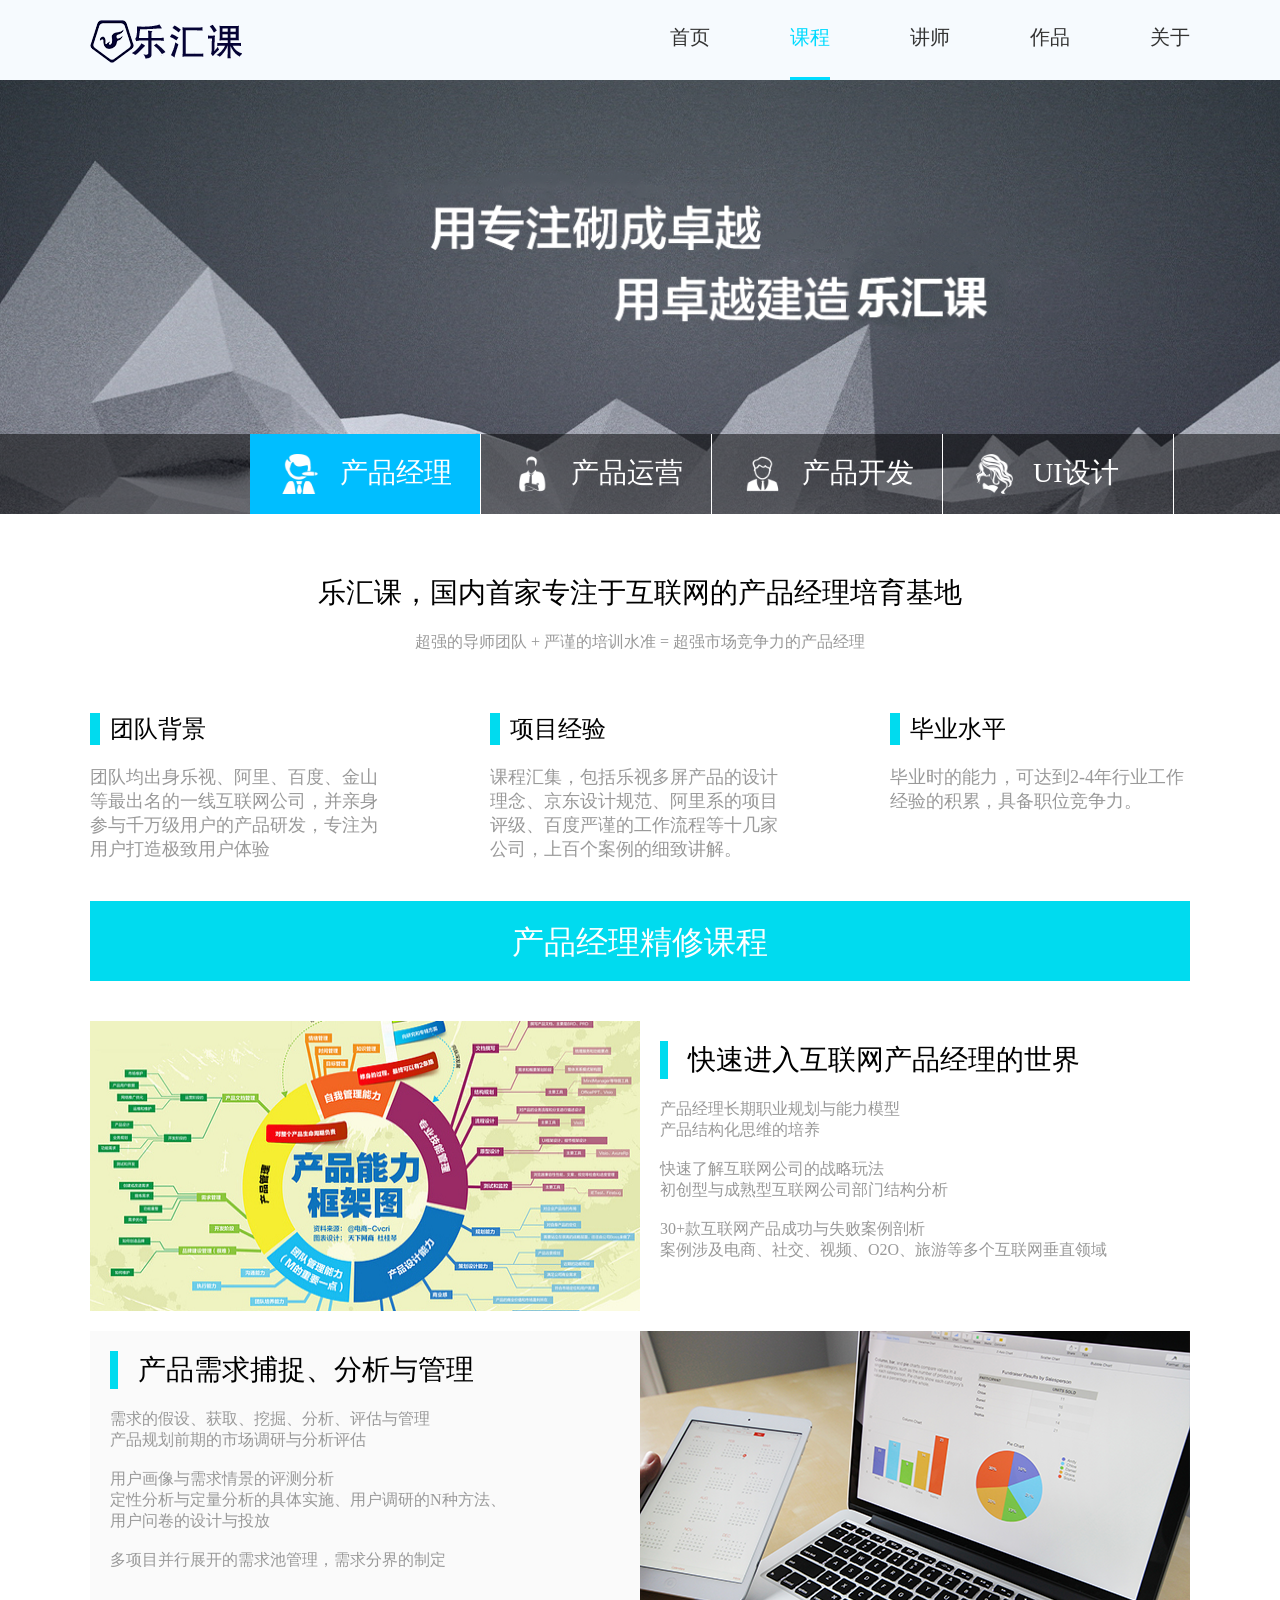
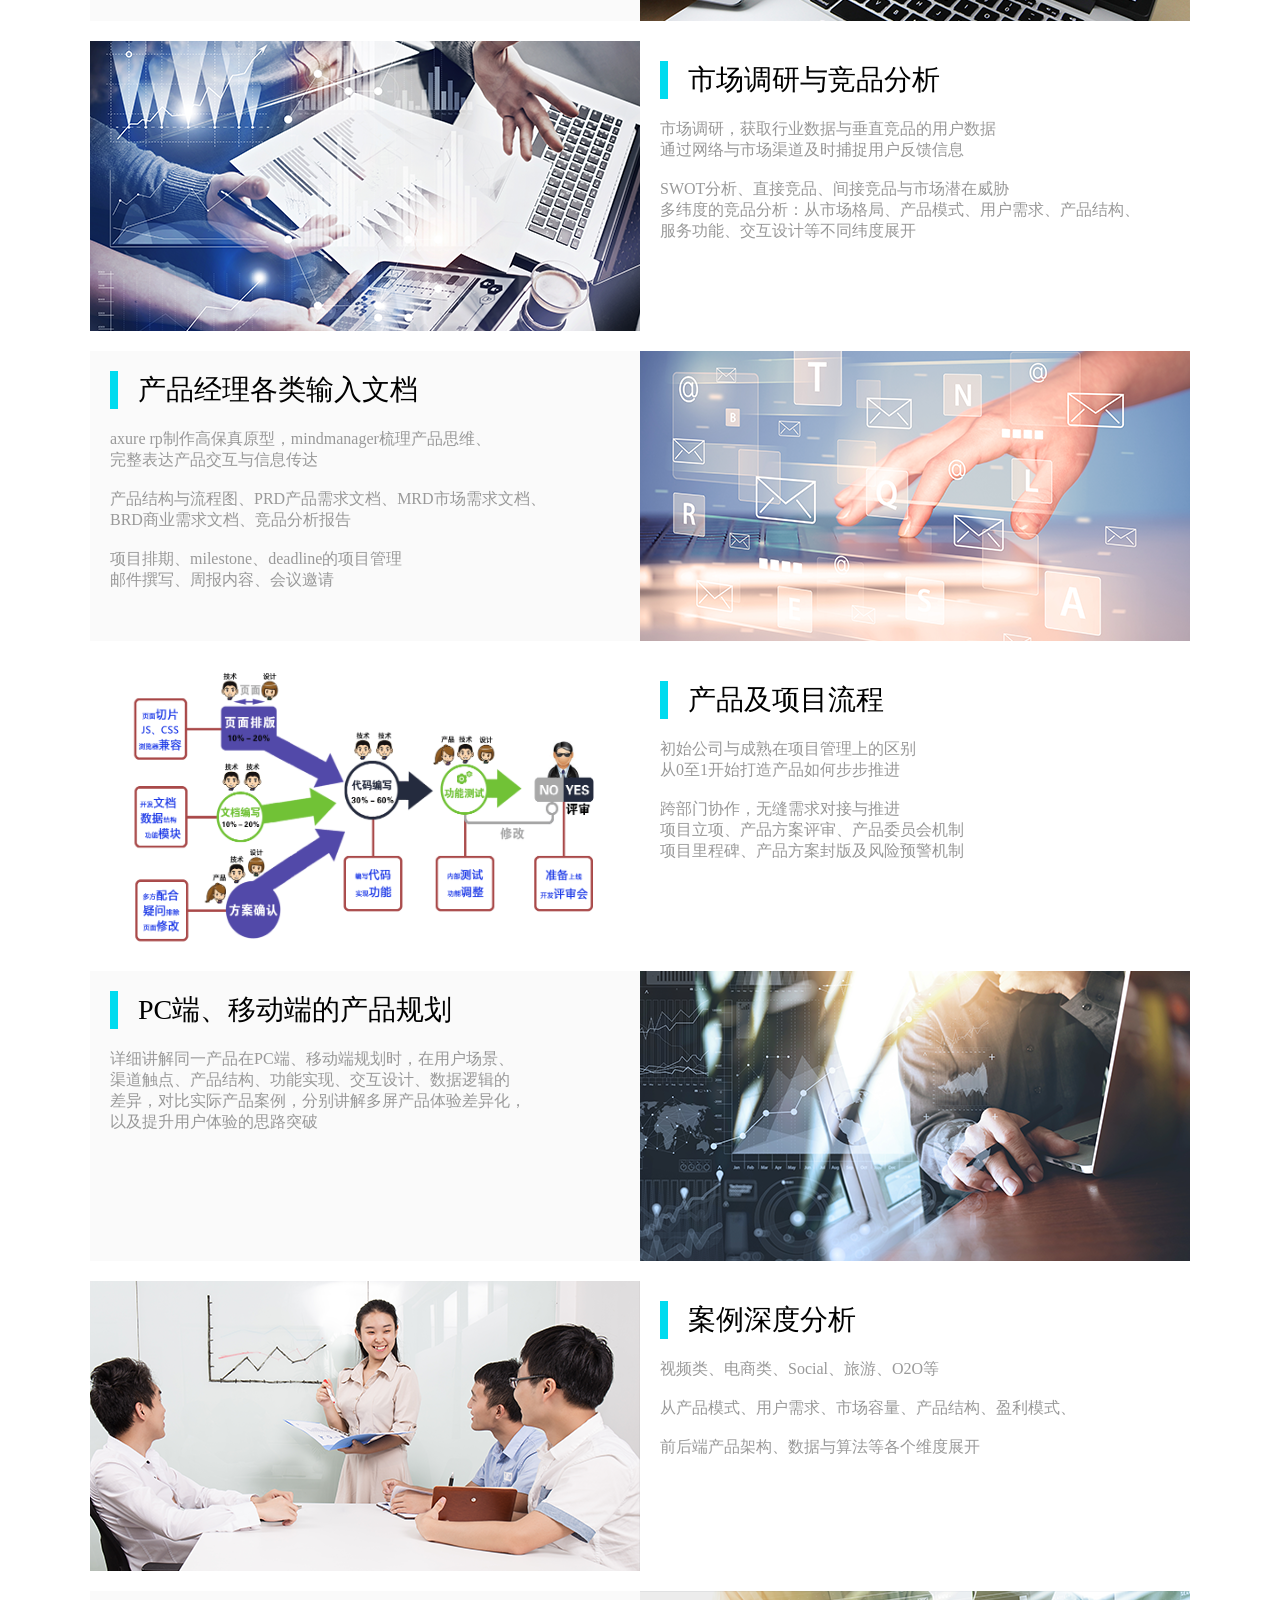
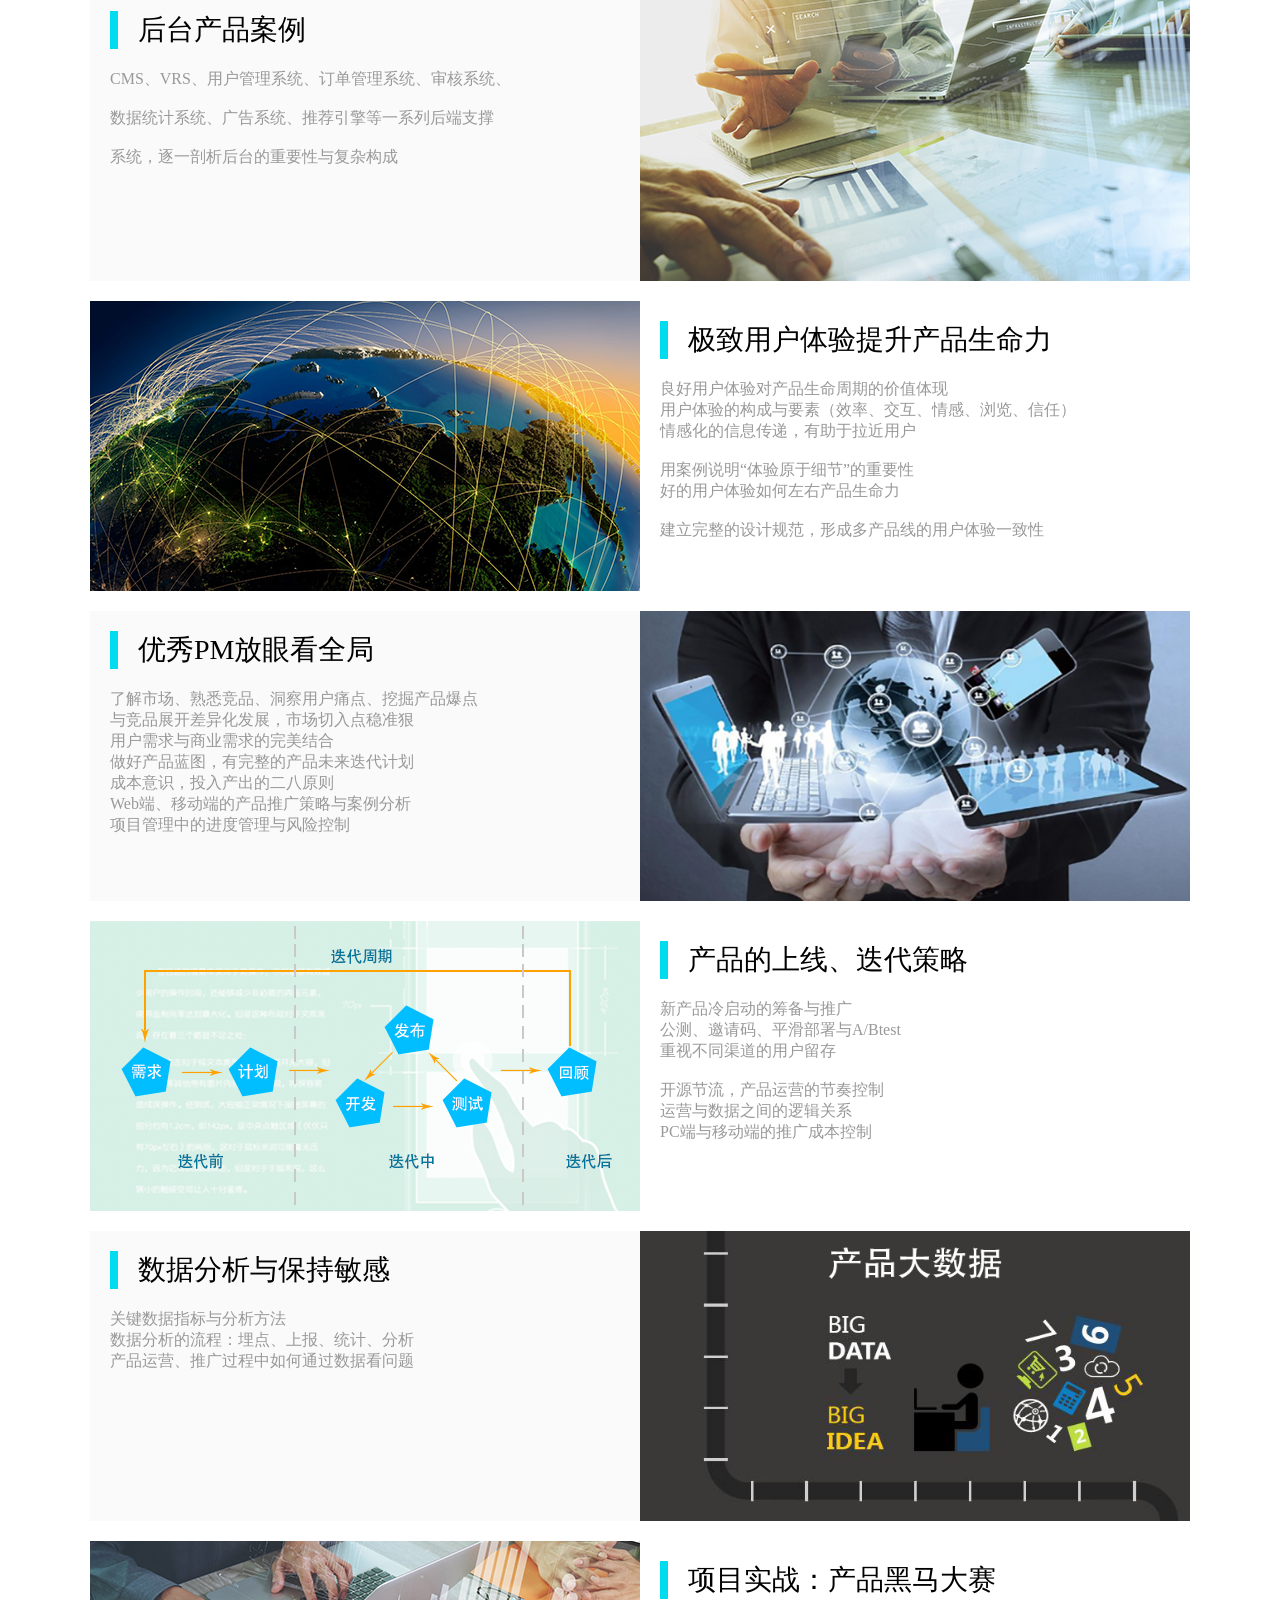
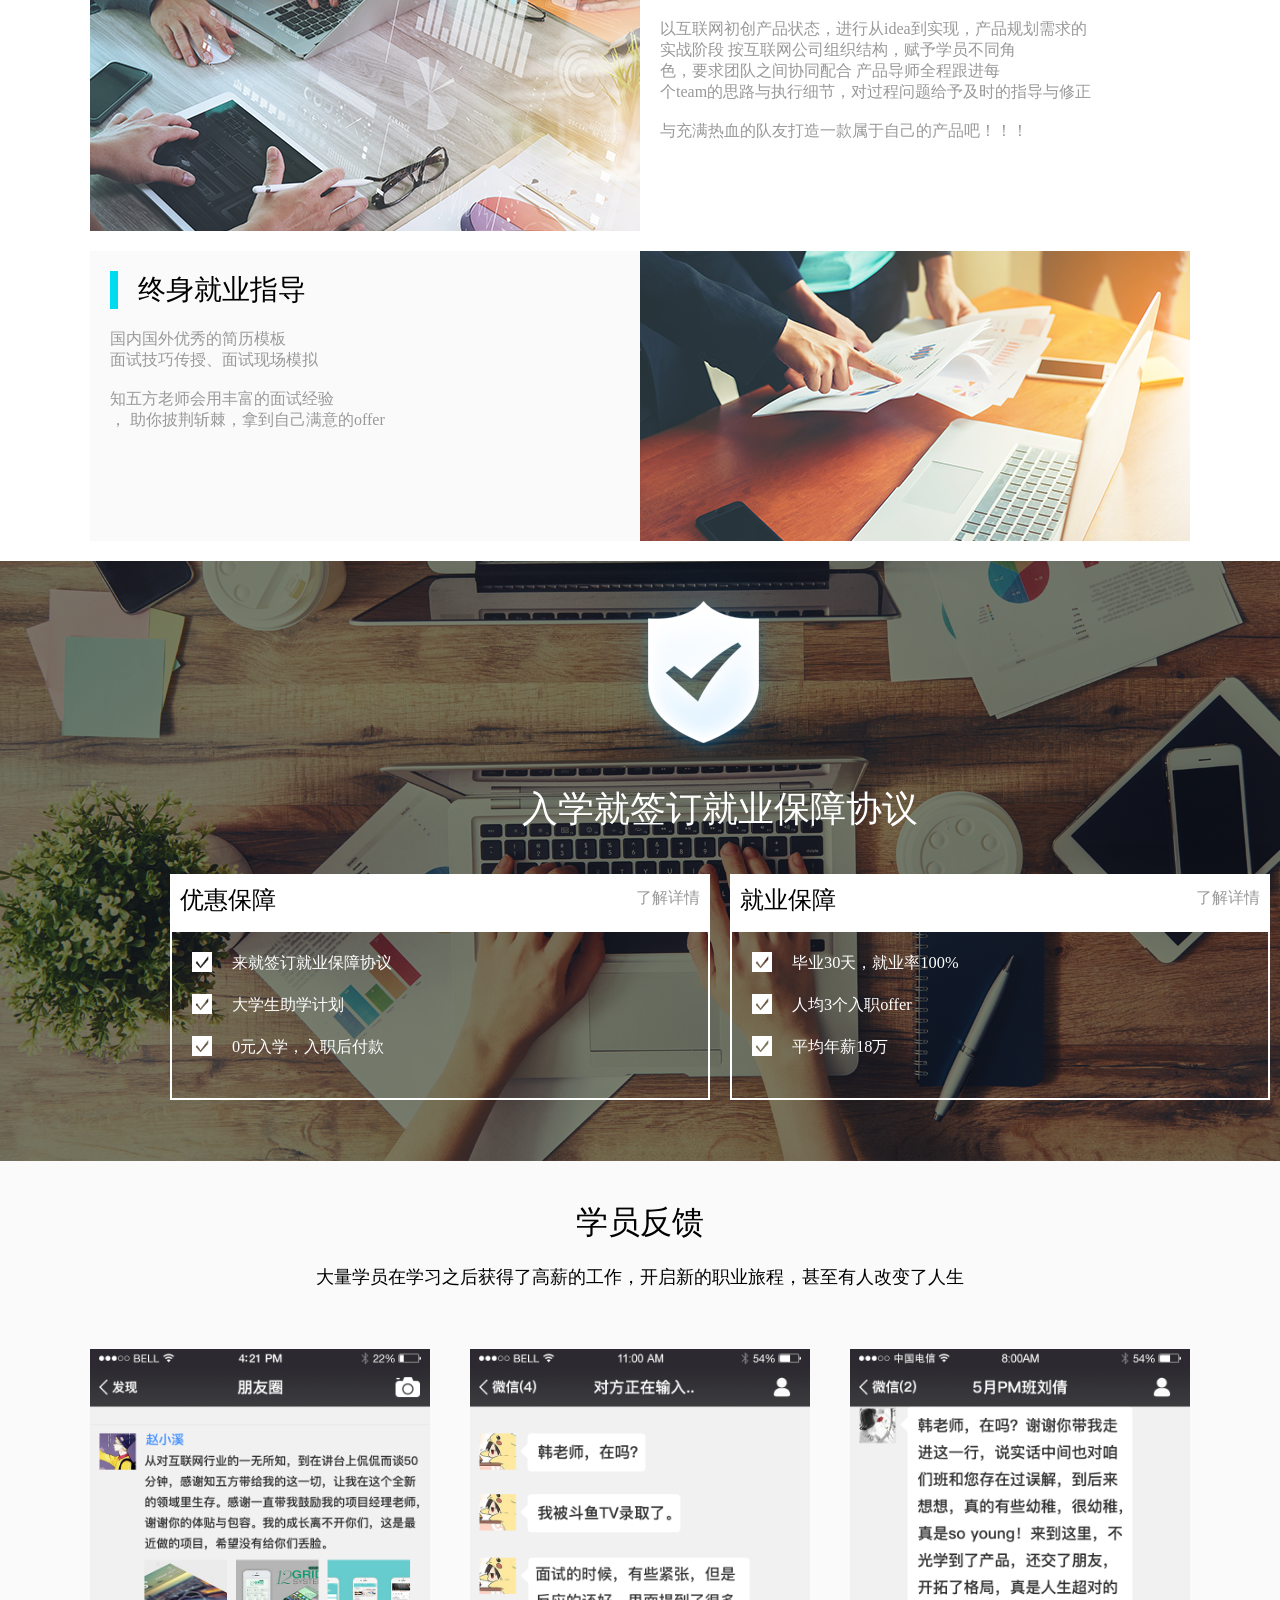
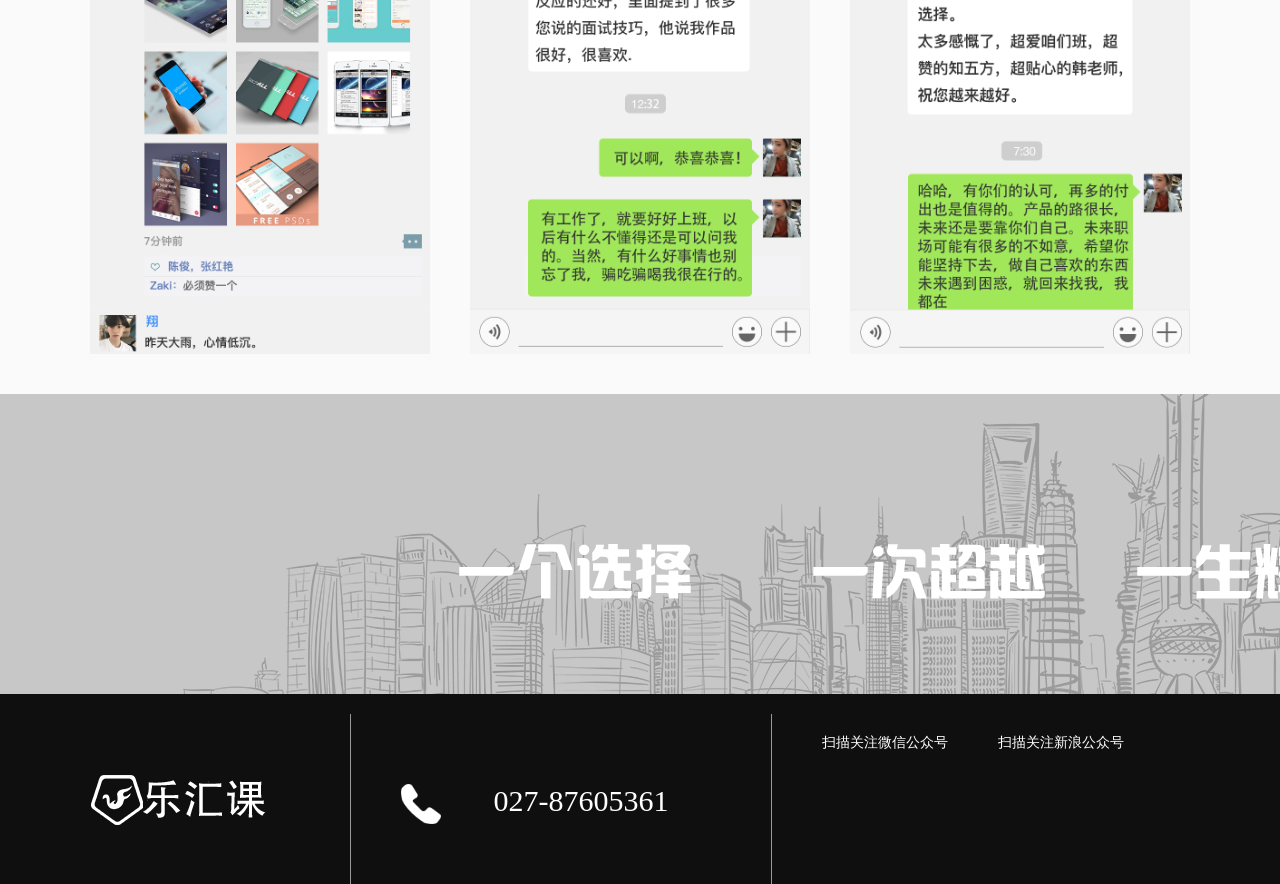
<file: product.html>
<!doctype html>
<html>
<head>
<meta charset="utf-8">
<title>课程-乐汇课</title>
<link href="style/product.css" rel="stylesheet"  type="text/css">
</head>
<body>
<!--top-->
<div class="top">
   <div class="signup">
    <div class="logo">
        <a href="zhiwufang1.html"><img src="iamge/logo.png"></a>
    </div>
     <ul>
    <li><a href="zhiwufang1.html">首页</a></li>
    <li class="nav1"><a href="product.html">课程</a></li>
    <li><a href="teacher.html">讲师</a></li>
    <li><a href="zuopin.html">作品</a></li>
    <li><a href="guanyu.html">关于</a></li>
    <div class="clear"></div>
    </ul>
    <div class="clear"></div>
    </div>
</div>
<!--banner-->
<div class="banner">
    <img src="iamge/banner3.png">
    <div class="banner1">
        <div class="banner11">
            <div class="banner3">
                <img src="iamge/角色、人物.png">
                <a href="product.html"><h1>产品经理</h1></a>
            </div>
            <div class="banner2">
                <img src="iamge/男性人物.png">
                <a href="yunying.html"><h1>产品运营</h1></a>
            </div>
            <div class="banner2">
                <img src="iamge/性别男.png">
                <a href="kaifa.html"><h1>产品开发</h1></a>
            </div>
            <div class="banner2">
                <img src="iamge/女人2.png">
                <a href="design.html"><h1>UI设计</h1></a>
            </div>
        </div>
    </div>
</div>
<!--content-->
<div class="content">
    <div class="ct">
    <h1>乐汇课，国内首家专注于互联网的产品经理培育基地</h1>
    <h2>超强的导师团队 + 严谨的培训水准 = 超强市场竞争力的产品经理</h2>
    <div class="team">
        <h3>团队背景</h3>
        <p>团队均出身乐视、阿里、百度、金山等最出名的一线互联网公司，并亲身参与千万级用户的产品研发，专注为用户打造极致用户体验</p>
    </div>
        <div class="team">
        <h3>项目经验</h3>
        <p>课程汇集，包括乐视多屏产品的设计理念、京东设计规范、阿里系的项目评级、百度严谨的工作流程等十几家公司，上百个案例的细致讲解。</p>
    </div>
        <div class="team1">
        <h3>毕业水平</h3>
        <p>毕业时的能力，可达到2-4年行业工作经验的积累，具备职位竞争力。</p>
    </div>
    <div class="clear"></div>
    </div>
</div>
<!--kc-->
<div class="kc">
    <div class="kc1">
        <h1>产品经理精修课程</h1>
        <div class="kc2">
            <img src="iamge/55.jpg">
            <h2>快速进入互联网产品经理的世界</h2>
            <p>产品经理长期职业规划与能力模型<br>
            产品结构化思维的培养<br><br>
            快速了解互联网公司的战略玩法<br>
            初创型与成熟型互联网公司部门结构分析<br><br>
            30+款互联网产品成功与失败案例剖析<br>
            案例涉及电商、社交、视频、O2O、旅游等多个互联网垂直领域</p>
            <div class="clear"></div>
        </div>
            <div class="kc3">
            <img src="iamge/56.png">
            <h2>产品需求捕捉、分析与管理</h2>
            <p>需求的假设、获取、挖掘、分析、评估与管理<br>
            产品规划前期的市场调研与分析评估<br><br>

            用户画像与需求情景的评测分析<br>
            定性分析与定量分析的具体实施、用户调研的N种方法、<br>
            用户问卷的设计与投放<br><br>

            多项目并行展开的需求池管理，需求分界的制定</p>
            <div class="clear"></div>
        </div>
            <div class="kc2">
            <img src="iamge/57.png">
            <h2>市场调研与竞品分析</h2>
            <p>市场调研，获取行业数据与垂直竞品的用户数据<br>
            通过网络与市场渠道及时捕捉用户反馈信息<br><br>
            SWOT分析、直接竞品、间接竞品与市场潜在威胁<br>
            多纬度的竞品分析：从市场格局、产品模式、用户需求、产品结构、<br>
            服务功能、交互设计等不同纬度展开</p>
            <div class="clear"></div>
        </div>
            <div class="kc3">
            <img src="iamge/58.png">
            <h2>产品经理各类输入文档</h2>
            <p>axure rp制作高保真原型，mindmanager梳理产品思维、<br>
            完整表达产品交互与信息传达<br><br>

            产品结构与流程图、PRD产品需求文档、MRD市场需求文档、<br>
            BRD商业需求文档、竞品分析报告<br><br>

            项目排期、milestone、deadline的项目管理<br>
            邮件撰写、周报内容、会议邀请</p>
            <div class="clear"></div>
        </div>
            <div class="kc2">
            <img src="iamge/59.png">
            <h2>产品及项目流程</h2>
            <p>初始公司与成熟在项目管理上的区别<br>
            从0至1开始打造产品如何步步推进<br><br>

            跨部门协作，无缝需求对接与推进<br>
            项目立项、产品方案评审、产品委员会机制<br>
            项目里程碑、产品方案封版及风险预警机制</p>
            <div class="clear"></div>
        </div>
            <div class="kc3">
            <img src="iamge/60.png">
            <h2>PC端、移动端的产品规划</h2>
            <p>详细讲解同一产品在PC端、移动端规划时，在用户场景、<br>
            渠道触点、产品结构、功能实现、交互设计、数据逻辑的<br>
            差异，对比实际产品案例，分别讲解多屏产品体验差异化，<br>
            以及提升用户体验的思路突破</p>
            <div class="clear"></div>
        </div>
         <div class="kc2">
            <img src="iamge/61.png">
            <h2>案例深度分析</h2>
            <p>视频类、电商类、Social、旅游、O2O等<br><br>

            从产品模式、用户需求、市场容量、产品结构、盈利模式、<br><br>

            前后端产品架构、数据与算法等各个维度展开</p>
            <div class="clear"></div>
        </div>
                        <div class="kc3">
            <img src="iamge/62.png">
            <h2>后台产品案例</h2>
            <p>CMS、VRS、用户管理系统、订单管理系统、审核系统、<br><br>

            数据统计系统、广告系统、推荐引擎等一系列后端支撑<br><br>

            系统，逐一剖析后台的重要性与复杂构成</p>
            <div class="clear"></div>
        </div>
         <div class="kc2">
            <img src="iamge/63.png">
            <h2>极致用户体验提升产品生命力</h2>
            <p>良好用户体验对产品生命周期的价值体现<br>
            用户体验的构成与要素（效率、交互、情感、浏览、信任）<br>
            情感化的信息传递，有助于拉近用户<br><br>

            用案例说明“体验原于细节”的重要性<br>
            好的用户体验如何左右产品生命力<br><br>

            建立完整的设计规范，形成多产品线的用户体验一致性</p>
            <div class="clear"></div>
        </div>
                        <div class="kc3">
            <img src="iamge/64.png">
            <h2>优秀PM放眼看全局</h2>
            <p>了解市场、熟悉竞品、洞察用户痛点、挖掘产品爆点<br>
            与竞品展开差异化发展，市场切入点稳准狠<br>
            用户需求与商业需求的完美结合<br>
            做好产品蓝图，有完整的产品未来迭代计划<br>
            成本意识，投入产出的二八原则<br>
            Web端、移动端的产品推广策略与案例分析<br>
            项目管理中的进度管理与风险控制</p>
            <div class="clear"></div>
        </div>
         <div class="kc2">
            <img src="iamge/65.png">
            <h2>产品的上线、迭代策略</h2>
            <p>新产品冷启动的筹备与推广<br>
            公测、邀请码、平滑部署与A/Btest<br>
            重视不同渠道的用户留存<br><br>

            开源节流，产品运营的节奏控制<br>
            运营与数据之间的逻辑关系<br>
            PC端与移动端的推广成本控制</p>
            <div class="clear"></div>
        </div>
       <div class="kc3">
            <img src="iamge/66.jpg">
            <h2>数据分析与保持敏感</h2>
            <p>关键数据指标与分析方法<br>
            数据分析的流程：埋点、上报、统计、分析<br>
            产品运营、推广过程中如何通过数据看问题</p>
            <div class="clear"></div>
        </div>
        <div class="kc2">
             <img src="iamge/67.png">
            <h2>项目实战：产品黑马大赛</h2>
            <p>以互联网初创产品状态，进行从idea到实现，产品规划需求的<br>实战阶段
            按互联网公司组织结构，赋予学员不同角<br>色，要求团队之间协同配合
            产品导师全程跟进每<br>个team的思路与执行细节，对过程问题给予及时的指导与修正<br><br>

            与充满热血的队友打造一款属于自己的产品吧！！！</p>
            <div class="clear"></div>
        </div>
         <div class="kc3">
            <img src="iamge/68.png">
            <h2>终身就业指导</h2>
            <p>国内国外优秀的简历模板<br>
            面试技巧传授、面试现场模拟<br><br>

            知五方老师会用丰富的面试经验<br>，
            助你披荆斩棘，拿到自己满意的offer</p>
            <div class="clear"></div>
        </div>
    </div>
</div>
<!--xieyi-->
<div class="xieyi">
    <div class="xieyi1">
        <img src="iamge/19.png">
        <p>入学就签订就业保障协议</p>
        <div class="xieyi2">
            <div class="xieyi21">
            <h1>优惠保障</h1>
            <h2>了解详情</h2>
            <div class="clear"></div>
            </div>
            <div class="xieyi3">
               <div class="xieyi4">
                   <img src="iamge/duihao.png">
                   <h3>来就签订就业保障协议</h3>
               </div> 
                    <div class="xieyi4">
                   <img src="iamge/duihao.png">
                   <h3>大学生助学计划</h3>
               </div> 
                    <div class="xieyi4">
                   <img src="iamge/duihao.png">
                   <h3>0元入学，入职后付款</h3>
               </div> 
            </div>
        </div>
        <div class="xieyi2" style="margin-right:0px">
            <div class="xieyi21">
            <h1>就业保障</h1>
            <h2>了解详情</h2>
            <div class="clear"></div>
            </div>
            <div class="xieyi3">
               <div class="xieyi4">
                   <img src="iamge/duihao.png">
                   <h3>毕业30天，就业率100%</h3>
               </div> 
                    <div class="xieyi4">
                   <img src="iamge/duihao.png">
                   <h3>人均3个入职offer</h3>
               </div> 
                    <div class="xieyi4">
                   <img src="iamge/duihao.png">
                   <h3>平均年薪18万</h3>
               </div> 
            </div>
        </div>
        <div class="clear"></div>
    </div>
</div>
<!--fankui-->
<div class="fankui">
    <div class="fankui1">
        <h1>学员反馈</h1>
        <h2>大量学员在学习之后获得了高薪的工作，开启新的职业旅程，甚至有人改变了人生</h2>
        <div class="fankui2">
            <img src="iamge/1.png">
            <img src="iamge/2.png">
            <img src="iamge/3.png" class="fk1">
            <div class="clear"></div>
        </div>
    </div>
</div>
<!--bottombanner-->
<div class="bottombanner">
    <img src="iamge/bottombanner.png">
</div>
<!--banner-->
<div class="bottom">
<div class="bottom0">
    <img src="iamge/logo1.png">
    <span>
    <img src="iamge/电话.png">
    <h1>027-87605361</h1>
    </span>
       <div class="bottom1">
    <div class="bottom2">
    <p>扫描关注微信公众号</p>
    </div>
    <div class="bottom2">
    <p>扫描关注新浪公众号</p>
    </div>
    <div class="clear"></div>
    </div>
    <div class="clear"></div>
    </div>
</div>

</body>
</html>
</file>
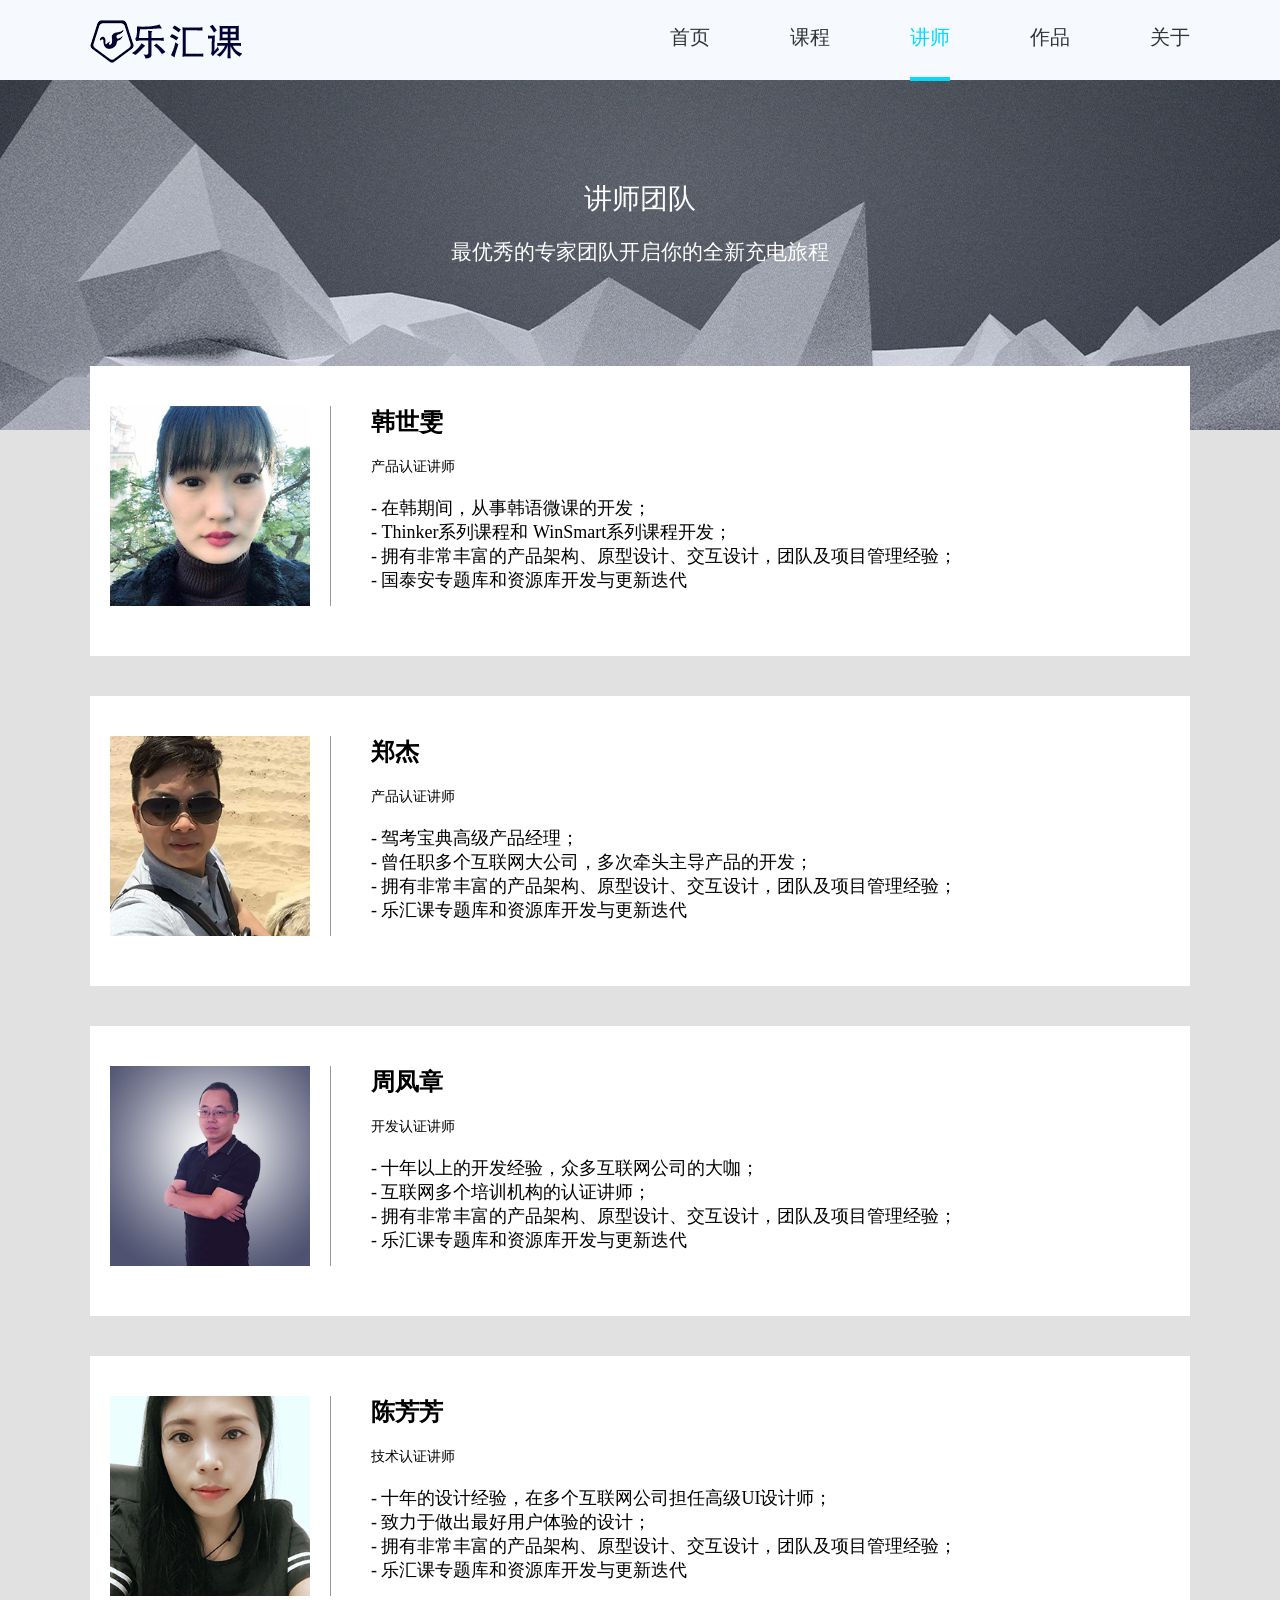
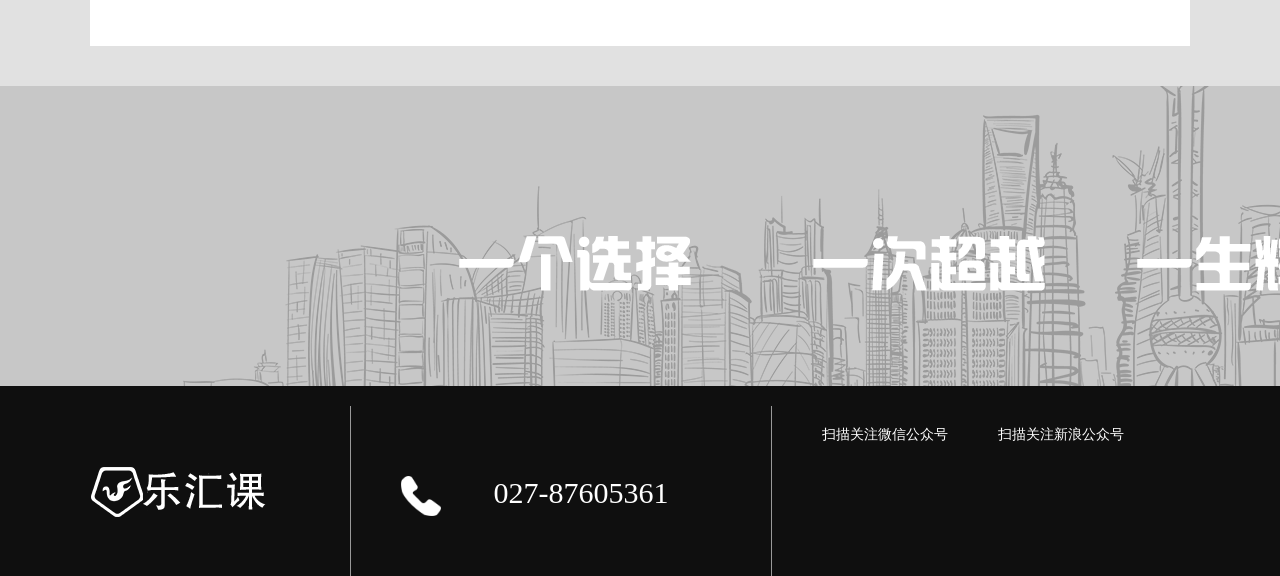
<file: teacher.html>
<!doctype html>
<html>
<head>
<meta charset="utf-8">
<title>讲师团队-乐汇课</title>
<link href="style/teacher.css" rel="stylesheet"  type="text/css">
</head>
<body>
<!--top-->
<div class="top">
   <div class="signup">
    <div class="logo">
        <a href="zhiwufang1.html"><img src="iamge/logo.png"></a>
    </div>
     <ul>
    <li><a href="zhiwufang1.html">首页</a></li>
    <li><a href="product.html">课程</a></li>
    <li class="nav1"> <a href="teacher.html">讲师</a></li>
    <li><a href="zuopin.html">作品</a></li>
    <li><a href="guanyu.html">关于</a></li>
    <div class="clear"></div>
    </ul>
    <div class="clear"></div>
    </div>
</div>
<!--content-->
<div class="content">
    <div class="content1">
    <h1>讲师团队</h1>
    <h2>最优秀的专家团队开启你的全新充电旅程</h2>
    <div class="content2">
        <div class="content3">
            <img src="iamge/han.png">
            <h3>韩世雯</h3>
            <h4>产品认证讲师</h4>
            <p>
            - 在韩期间，从事韩语微课的开发；<br>

            - Thinker系列课程和 WinSmart系列课程开发；<br>

            - 拥有非常丰富的产品架构、原型设计、交互设计，团队及项目管理经验；<br>

            - 国泰安专题库和资源库开发与更新迭代</p>
        </div>
    </div>
    <div class="content2">
         <div class="content3">
            <img src="iamge/zheng.png">
            <h3>郑杰</h3>
            <h4>产品认证讲师</h4>
            <p>
            - 驾考宝典高级产品经理；<br>

            - 曾任职多个互联网大公司，多次牵头主导产品的开发；<br>

            - 拥有非常丰富的产品架构、原型设计、交互设计，团队及项目管理经验；<br>

            - 乐汇课专题库和资源库开发与更新迭代</p>
        </div> 
    </div>
    <div class="content2">     
         <div class="content3">
            <img src="iamge/zhou.png">
            <h3>周凤章</h3>
            <h4>开发认证讲师</h4>
            <p>
            - 十年以上的开发经验，众多互联网公司的大咖；<br>

            - 互联网多个培训机构的认证讲师；<br>

            - 拥有非常丰富的产品架构、原型设计、交互设计，团队及项目管理经验；<br>

            - 乐汇课专题库和资源库开发与更新迭代</p>
        </div>
    </div>
    <div class="content2">
         <div class="content3">
            <img src="iamge/chen.png">
            <h3>陈芳芳</h3>
            <h4>技术认证讲师</h4>
            <p>
            - 十年的设计经验，在多个互联网公司担任高级UI设计师；<br>

            - 致力于做出最好用户体验的设计；<br>

            - 拥有非常丰富的产品架构、原型设计、交互设计，团队及项目管理经验；<br>

            - 乐汇课专题库和资源库开发与更新迭代</p>
        </div>
    </div>
    <div class="clear"></div>
    </div>
</div>
<!--bottombanner-->
<div class="bottombanner">
    <img src="iamge/bottombanner.png">
</div>
<!--bottom-->
<div class="bottom">
<div class="bottom0">
    <img src="iamge/logo1.png">
    <span>
    <img src="iamge/电话.png">
    <h1>027-87605361</h1>
    </span>
       <div class="bottom1">
    <div class="bottom2">
    <p>扫描关注微信公众号</p>
    </div>
    <div class="bottom2">
    <p>扫描关注新浪公众号</p>
    </div>
    <div class="clear"></div>
    </div>
    <div class="clear"></div>
    </div>
</div>

</body>
</html>
</file>
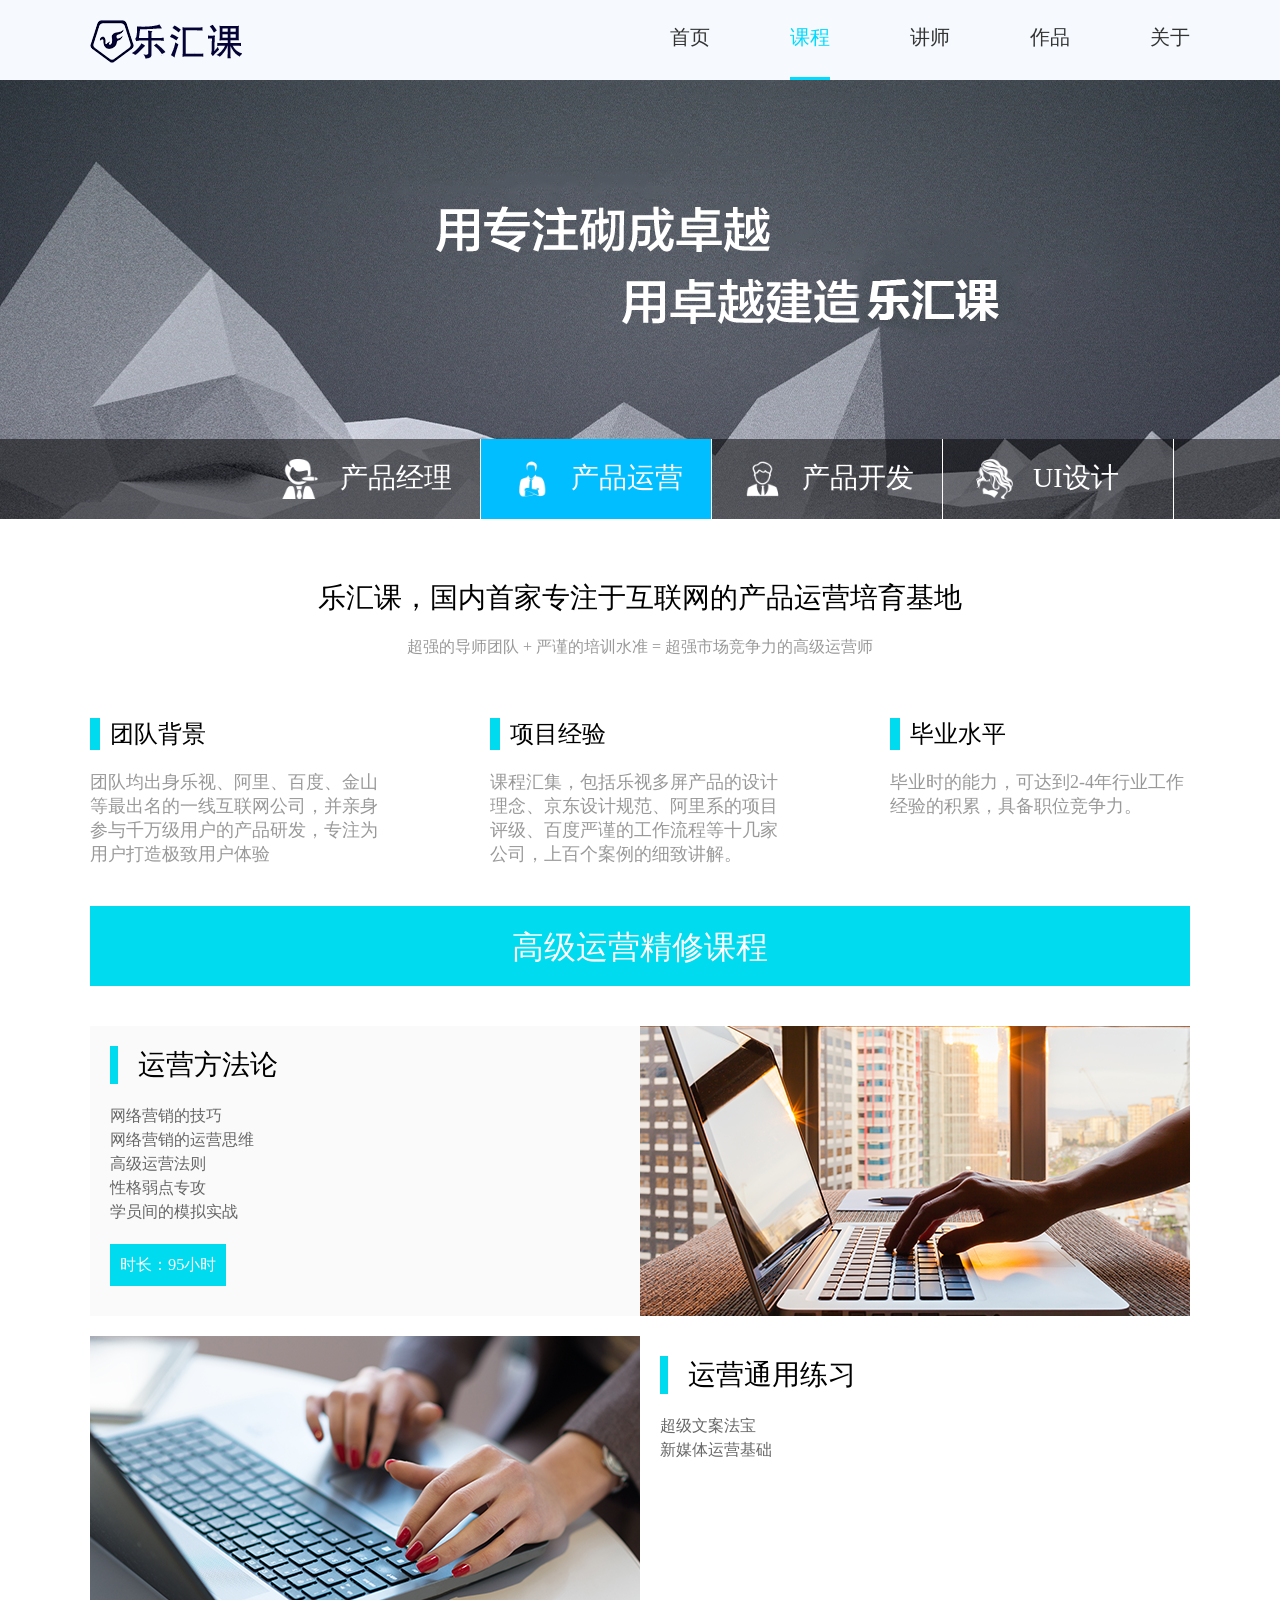
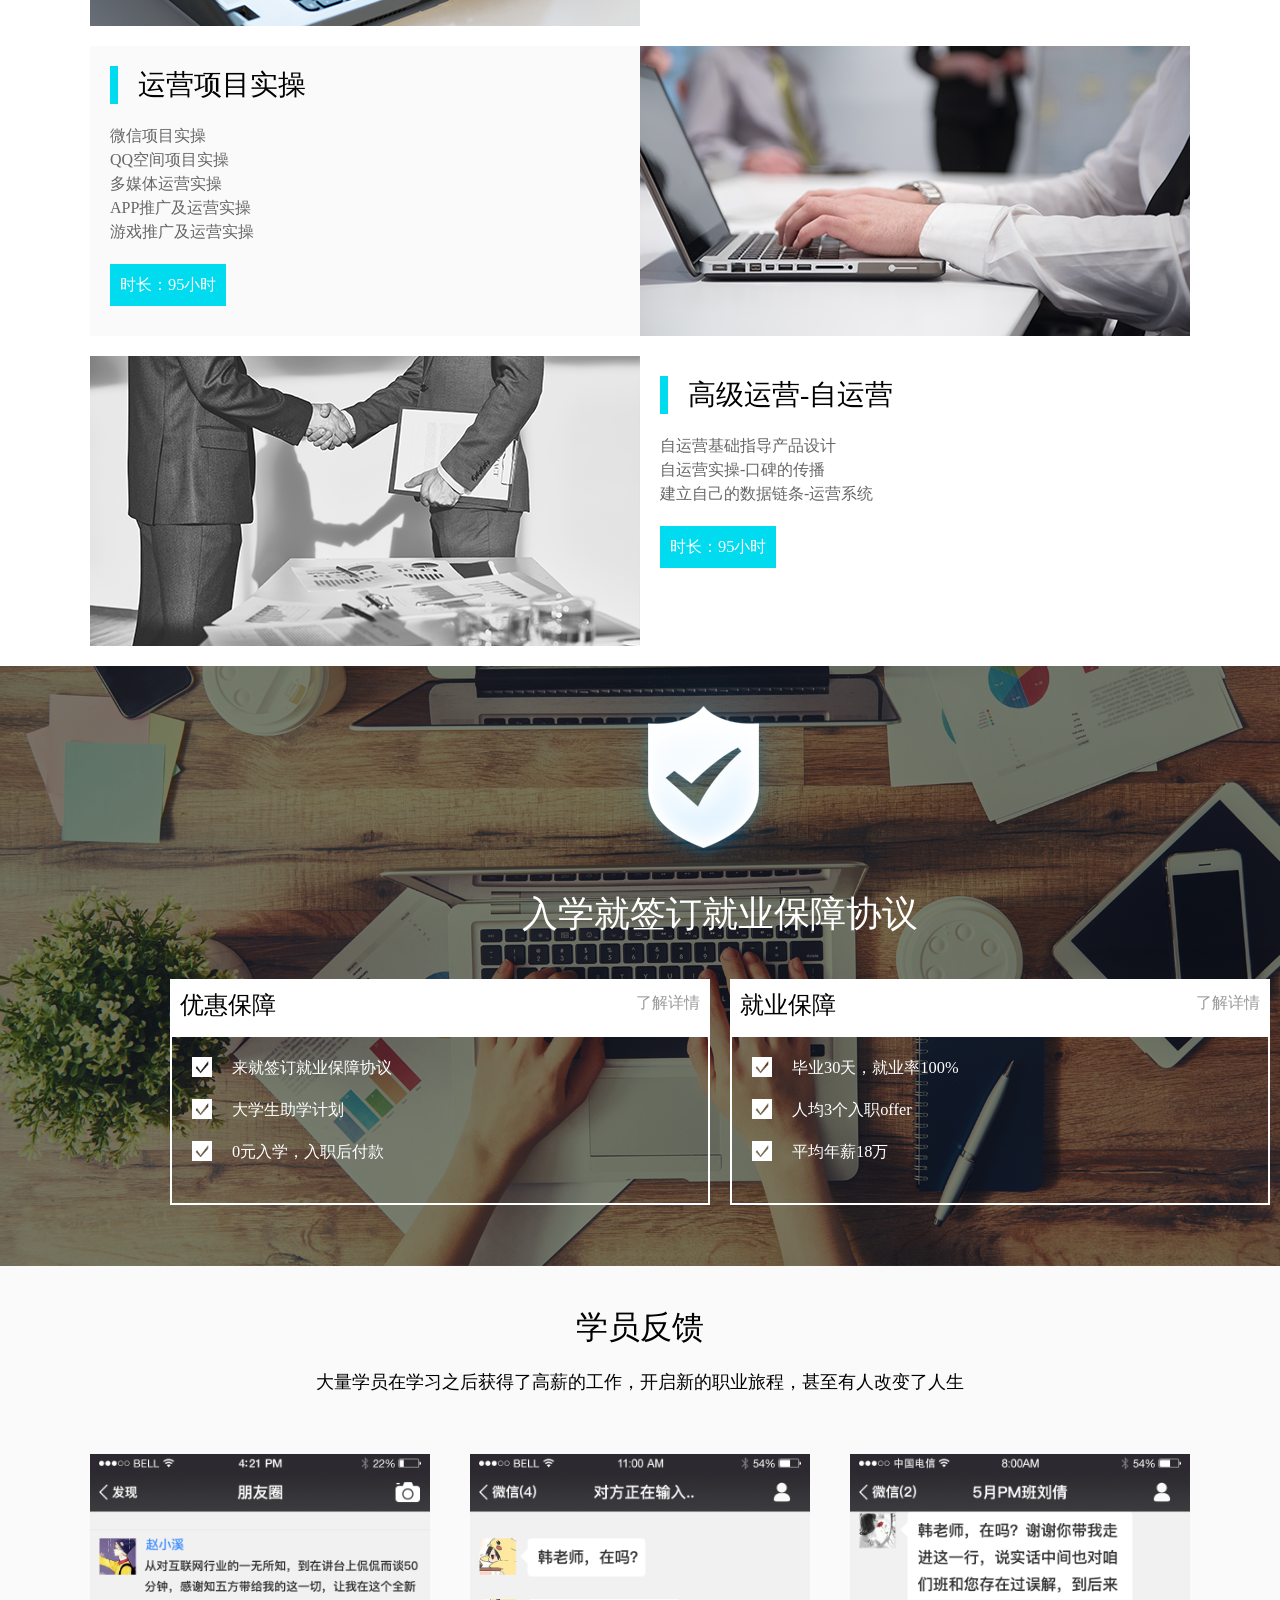
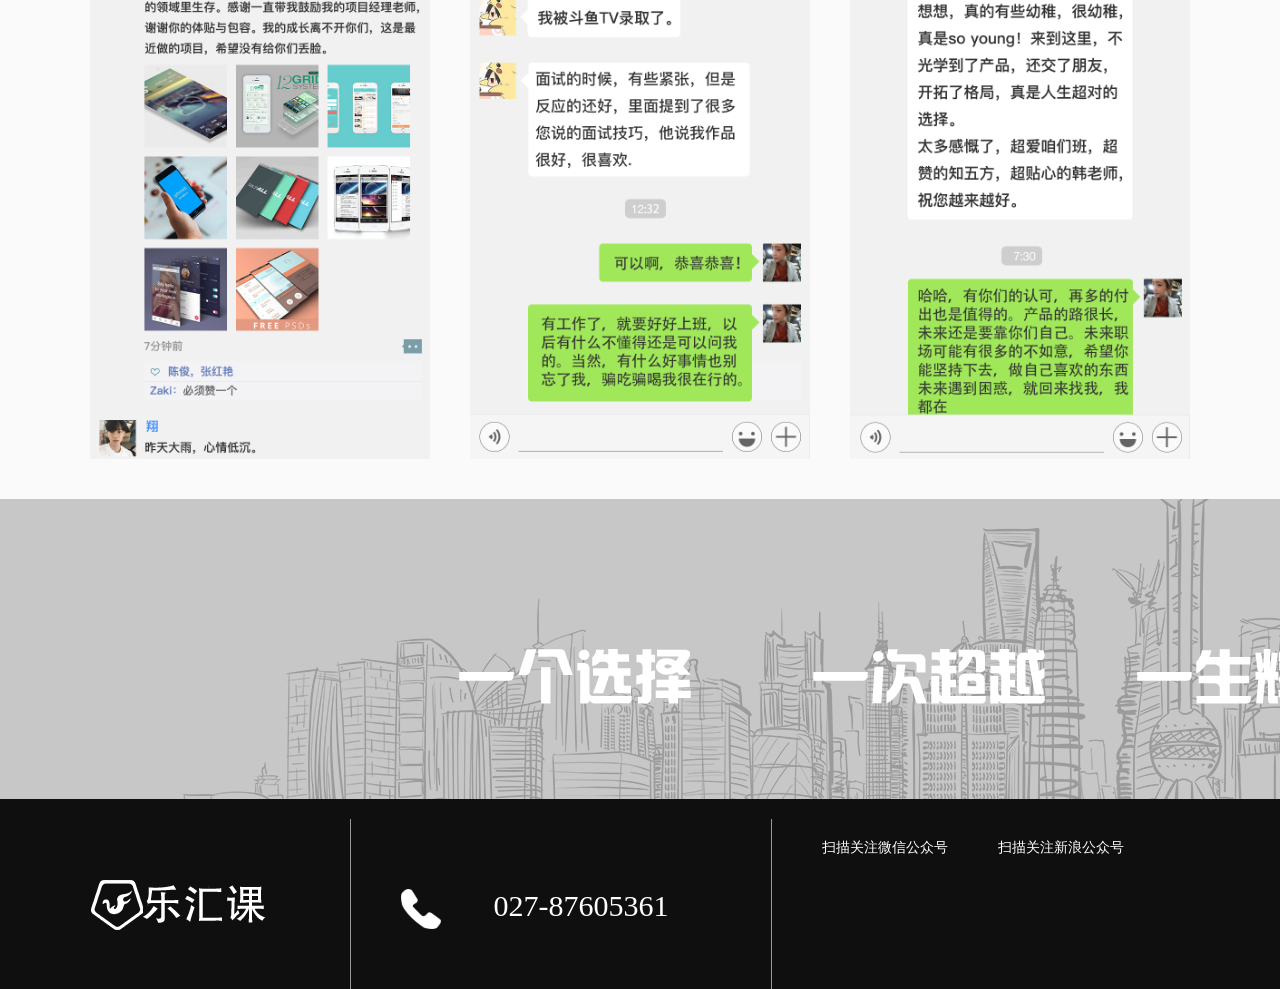
<file: yunying.html>
<!doctype html>
<html>
<head>
<meta charset="utf-8">
<title>课程-乐汇课</title>
<link href="style/yunying.css" rel="stylesheet"  type="text/css">
</head>
<body>
<!--top-->
<div class="top">
   <div class="signup">
    <div class="logo">
        <a href="zhiwufang1.html"><img src="iamge/logo.png"></a>
    </div>
     <ul>
    <li><a href="zhiwufang1.html">首页</a></li>
    <li class="nav1"><a href="product.html">课程</a></li>
    <li><a href="teacher.html">讲师</a></li>
    <li><a href="zuopin.html">作品</a></li>
    <li><a href="guanyu.html">关于</a></li>
    <div class="clear"></div>
    </ul>
    <div class="clear"></div>
    </div>
</div>
<!--banner-->
<div class="banner">
    <img src="iamge/banner3.png">
    <div class="banner1">
        <div class="banner11">
            <div class="banner2">
                <img src="iamge/角色、人物.png">
                <a href="product.html"><h1>产品经理</h1></a>
            </div>
            <div class="banner3">
                <img src="iamge/男性人物.png">
                <a href="yunying.html"><h1>产品运营</h1></a>
            </div>
            <div class="banner2">
                <img src="iamge/性别男.png">
                <a href="kaifa.html"><h1>产品开发</h1></a>
            </div>
            <div class="banner2">
                <img src="iamge/女人2.png">
                <a href="design.html"><h1>UI设计</h1></a>
            </div>
        </div>
    </div>
</div>
<!--content-->
<div class="content">
    <div class="ct">
    <h1>乐汇课，国内首家专注于互联网的产品运营培育基地</h1>
    <h2>超强的导师团队 + 严谨的培训水准 = 超强市场竞争力的高级运营师</h2>
    <div class="team">
        <h3>团队背景</h3>
        <p>团队均出身乐视、阿里、百度、金山等最出名的一线互联网公司，并亲身参与千万级用户的产品研发，专注为用户打造极致用户体验</p>
    </div>
        <div class="team">
        <h3>项目经验</h3>
        <p>课程汇集，包括乐视多屏产品的设计理念、京东设计规范、阿里系的项目评级、百度严谨的工作流程等十几家公司，上百个案例的细致讲解。</p>
    </div>
        <div class="team1">
        <h3>毕业水平</h3>
        <p>毕业时的能力，可达到2-4年行业工作经验的积累，具备职位竞争力。</p>
    </div>
    <div class="clear"></div>
    </div>
</div>
<!--kc-->
<div class="kc">
    <div class="kc1">
        <h1>高级运营精修课程</h1>
           <div class="kc3">
            <img src="iamge/52.png">
            <h2>运营方法论</h2>
            <p>网络营销的技巧<br>
                网络营销的运营思维<br>
                高级运营法则<br>
                性格弱点专攻<br>
                学员间的模拟实战</p>
                <h3>时长：95小时</h3>
                <div class="clear"></div>
        </div>
        <div class="kc2">
            <img src="iamge/50.png">
            <h2>运营通用练习</h2>
            <p>超级文案法宝<br>
新媒体运营基础<br>
<div class="clear"></div>
        </div>
                <div class="kc3">
            <img src="iamge/51.png">
            <h2>运营项目实操</h2>
            <p>微信项目实操<br>
            QQ空间项目实操<br>
            多媒体运营实操<br>
            APP推广及运营实操<br>
            游戏推广及运营实操</p>
            <h3>时长：95小时</h3>
            <div class="clear"></div>
        </div>
                <div class="kc2">
            <img src="iamge/49.png">
            <h2>高级运营-自运营</h2>
            <p>自运营基础指导产品设计<br>
自运营实操-口碑的传播<br>
建立自己的数据链条-运营系统<br>
<h3>时长：95小时</h3>
<div class="clear"></div>
        </div>
    </div>
</div>
<!--xieyi-->
<div class="xieyi">
    <div class="xieyi1">
        <img src="iamge/19.png">
        <p>入学就签订就业保障协议</p>
        <div class="xieyi2">
            <div class="xieyi21">
            <h1>优惠保障</h1>
            <h2>了解详情</h2>
            <div class="clear"></div>
            </div>
            <div class="xieyi3">
               <div class="xieyi4">
                   <img src="iamge/duihao.png">
                   <h3>来就签订就业保障协议</h3>
               </div> 
                    <div class="xieyi4">
                   <img src="iamge/duihao.png">
                   <h3>大学生助学计划</h3>
               </div> 
                    <div class="xieyi4">
                   <img src="iamge/duihao.png">
                   <h3>0元入学，入职后付款</h3>
               </div> 
            </div>
        </div>
        <div class="xieyi2" style="margin-right:0px">
            <div class="xieyi21">
            <h1>就业保障</h1>
            <h2>了解详情</h2>
            <div class="clear"></div>
            </div>
            <div class="xieyi3">
               <div class="xieyi4">
                   <img src="iamge/duihao.png">
                   <h3>毕业30天，就业率100%</h3>
               </div> 
                    <div class="xieyi4">
                   <img src="iamge/duihao.png">
                   <h3>人均3个入职offer</h3>
               </div> 
                    <div class="xieyi4">
                   <img src="iamge/duihao.png">
                   <h3>平均年薪18万</h3>
               </div> 
            </div>
        </div>
        <div class="clear"></div>
    </div>
</div>
<!--fankui-->
<div class="fankui">
    <div class="fankui1">
        <h1>学员反馈</h1>
        <h2>大量学员在学习之后获得了高薪的工作，开启新的职业旅程，甚至有人改变了人生</h2>
        <div class="fankui2">
            <img src="iamge/1.png">
            <img src="iamge/2.png">
            <img src="iamge/3.png" class="fk1">
            <div class="clear"></div>
        </div>
    </div>
</div>
<!--bottombanner-->
<div class="bottombanner">
    <img src="iamge/bottombanner.png">
</div>
<div class="bottom">
<div class="bottom0">
    <img src="iamge/logo1.png">
    <span>
    <img src="iamge/电话.png">
    <h1>027-87605361</h1>
    </span>
       <div class="bottom1">
    <div class="bottom2">
    <p>扫描关注微信公众号</p>
    </div>
    <div class="bottom2">
    <p>扫描关注新浪公众号</p>
    </div>
    <div class="clear"></div>
    </div>
    <div class="clear"></div>
    </div>
</div>

</body>
</html>
</file>
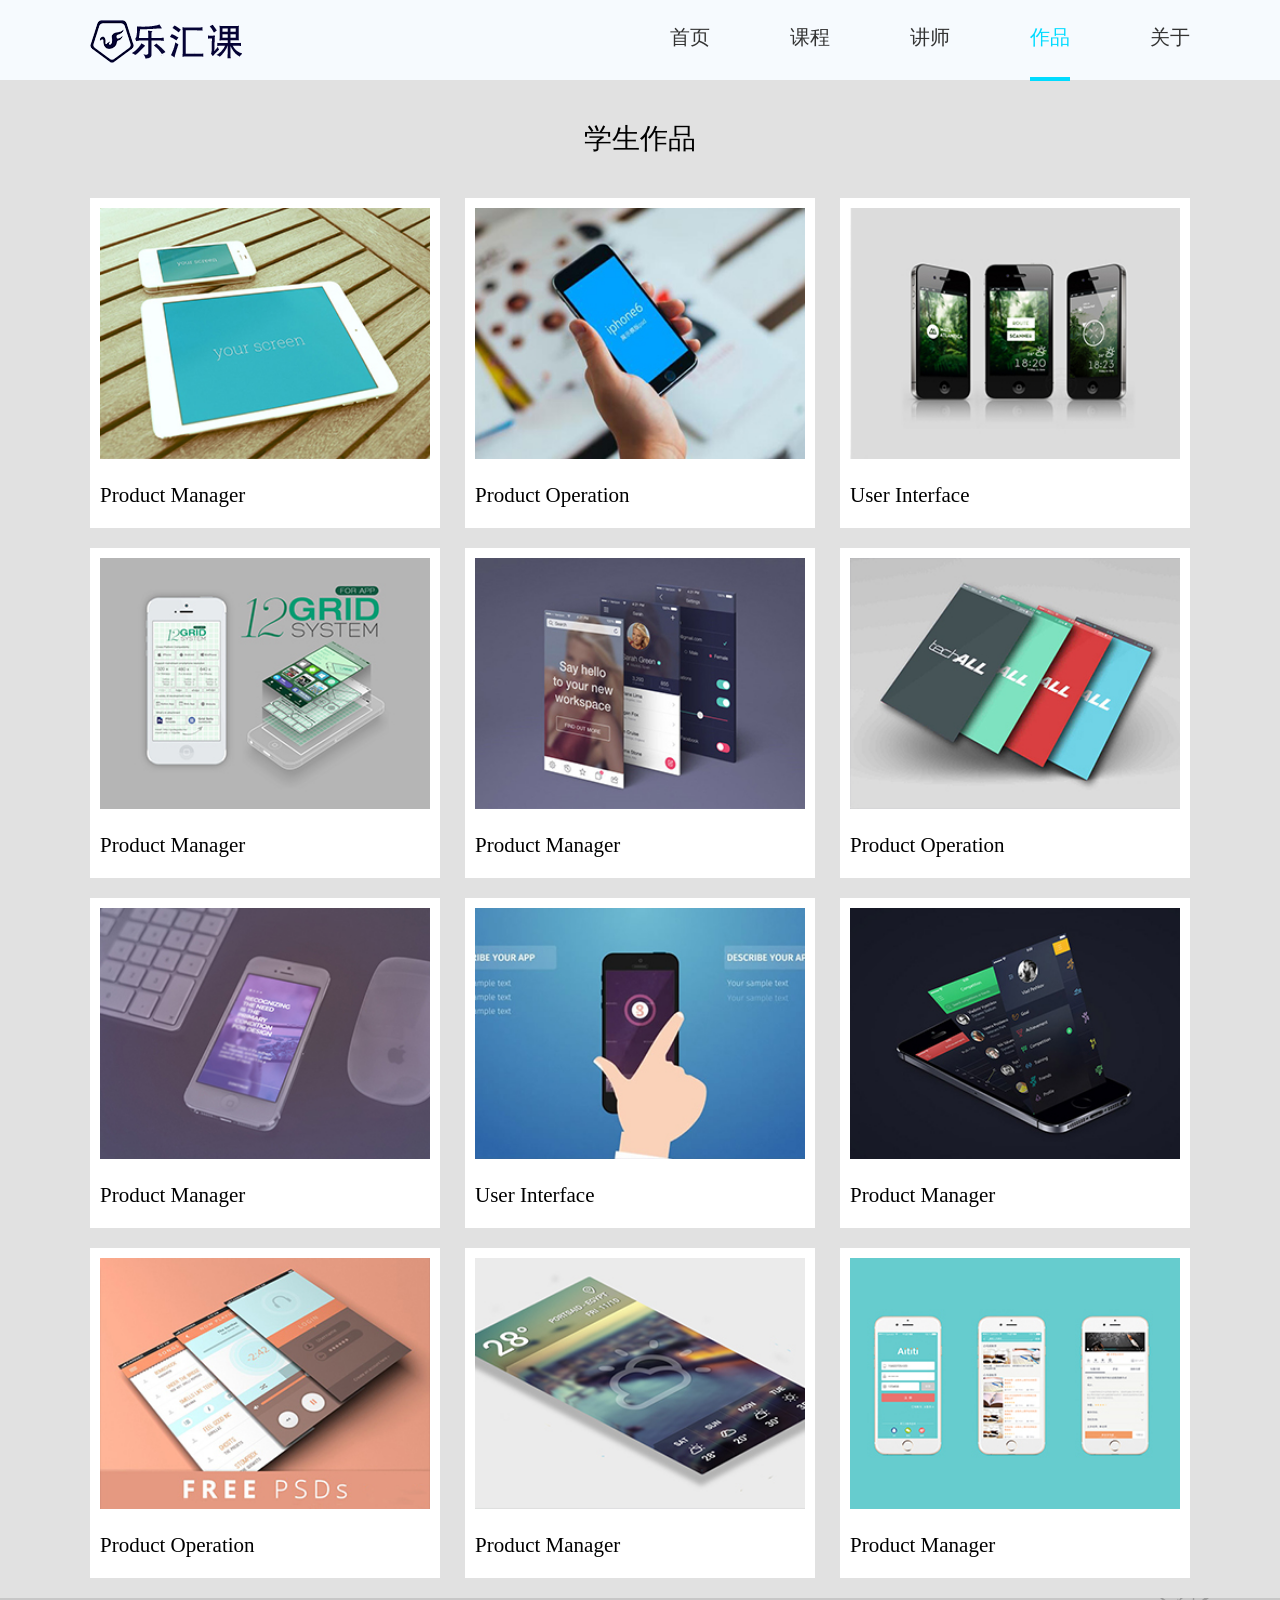
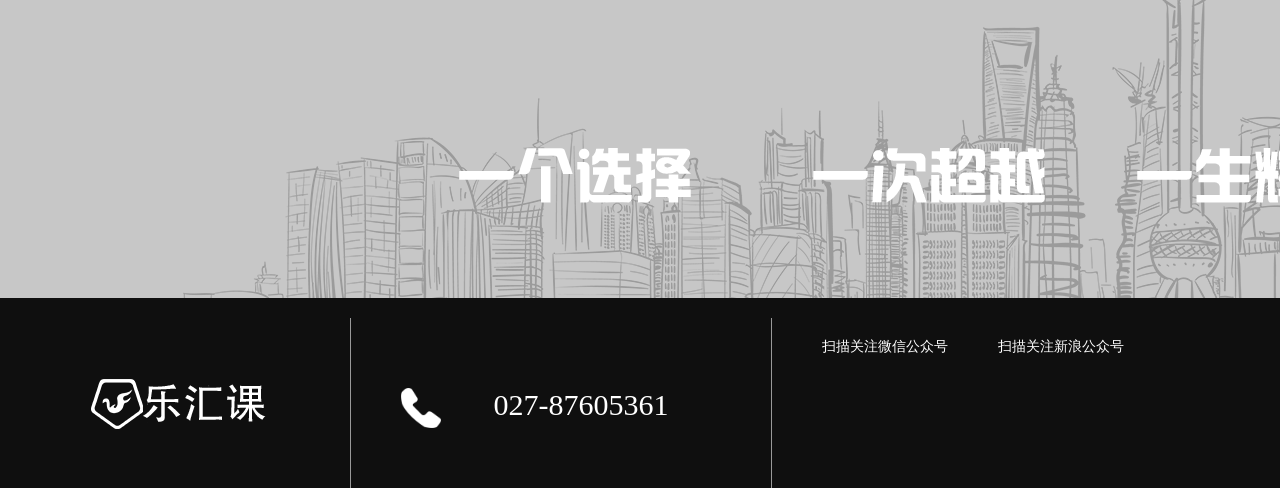
<file: zuopin.html>
<!doctype html>
<html>
<head>
<meta charset="utf-8">
<title>学员作品-乐汇课</title>
<link href="style/zuopin.css" rel="stylesheet"  type="text/css">
</head>
<body>
<!--top-->
<div class="top">
   <div class="signup">
    <div class="logo">
        <a href="zhiwufang1.html"><img src="iamge/logo.png"></a>
    </div>
     <ul>
    <li><a href="zhiwufang1.html">首页</a></li>
    <li><a href="product.html">课程</a></li>
    <li><a href="teacher.html">讲师</a></li>
    <li class="nav1"><a href="zuopin.html">作品</a></li>
    <li><a href="guanyu.html">关于</a></li>
    <div class="clear"></div>
    </ul>
    <div class="clear"></div>
    </div>
</div>
<!--content-->
<div class="content">
    <div class="content1">
    <h1>学生作品</h1>
    <div class="content3">
        <img src="iamge/1a.jpg">
        <h2>Product Manager</h2>
    </div>
        <div class="content2">
        <img src="iamge/2a.jpg">
        <h2>Product Operation</h2>
    </div>
        <div class="content2">
        <img src="iamge/30a.jpg">
        <h2>User Interface</h2>
    </div>
        <div class="content3">
        <img src="iamge/11a.jpg">
        <h2>Product Manager</h2>
    </div>
        <div class="content2">
        <img src="iamge/12a.jpg">
        <h2>Product Manager</h2>
    </div>
        <div class="content2">
        <img src="iamge/13a.jpg">
        <h2>Product Operation</h2>
    </div>
        <div class="content3">
        <img src="iamge/14a.jpg">
        <h2>Product Manager</h2>
    </div>
        <div class="content2">
        <img src="iamge/15a.jpg">
        <h2>User Interface</h2>
    </div>
        <div class="content2">
        <img src="iamge/16a.jpg">
        <h2>Product Manager</h2>
    </div>
        <div class="content3">
        <img src="iamge/17a.jpg">
        <h2>Product Operation</h2>
    </div>
        <div class="content2">
        <img src="iamge/20a.jpg">
        <h2>Product Manager</h2>
    </div>
        <div class="content2">
        <img src="iamge/21a.jpg">
        <h2>Product Manager</h2>
    </div>
    <div class="clear"></div>
    </div>
</div>
<!--bottombanner-->
<div class="bottombanner">
    <img src="iamge/bottombanner.png">
</div>
<!--bottom-->
<div class="bottom">
<div class="bottom0">
    <img src="iamge/logo1.png">
    <span>
    <img src="iamge/电话.png">
    <h1>027-87605361</h1>
    </span>
       <div class="bottom1">
    <div class="bottom2">
    <p>扫描关注微信公众号</p>
    </div>
    <div class="bottom2">
    <p>扫描关注新浪公众号</p>
    </div>
    <div class="clear"></div>
    </div>
    <div class="clear"></div>
    </div>
</div>
</body>
</html>
</file>
<file: style/zhiwufang1.css>
@charset "utf-8";
	/* CSS Document */

html body{ 
			margin:0;
			padding:0;
			font-size:14px;
			font-family:"微软雅黑";
					}
ul{
	margin:0;
	padding:0;
				}
li{
	list-style:none;
					}
a{
	text-decoration:none;
						}
.clear{
	clear:both;
				}
h1,h2,h3,p{
			margin:0;
			padding:0;
			font-weight:normal;
							}
/*top*/
.top{
		position:absolute;
		top:0;
		z-index:1;
		background:rgba(250,250,250,0.5);
		width:1920px;
					}
.top .signup{
				margin:0 auto; 
				width:1100px;
				height:80px;
				line-height:80px;
				margin-left:170px;
									}
.top .logo{
			float:left;
			padding-top:20px;
							}
.top .logo img{
				display:block;
							}
.top ul{
		height:74px;
		line-height:74px;
		margin:0 auto;
		float:right;
					}
.top .nav1{
			background-origin:border-box;
			border-bottom:4px solid #00DBFF;
		}
.top .nav1 a{
			color:#00DBFF;
		}
.top li{
		float:left;
		margin-left:80px;
	}
.top li a{
			font-size:20px;
			color:#333;
		}
.top li:hover a{
				color:#00dbff;
			}
.top li:hover{
				background-origin:border-box;
				border-bottom:4px solid #00DBFF;
			}
.banner{
		position:relative;
		overflow: hidden;
	}
.banner1{
		position:relative;
		margin-top:0px;
	}
.banner_btn{
			position:absolute;
			bottom:120px;
			margin-left:700px;
		}
.banner_btn li{
				float:left;width:11px;
				height:11px;
				background-color:#a6a39e;
				margin:0 4px;
			}
.banner_btn .currentLi{
						background-color:white;
					}
.banner1 img{
			margin-left:-240px;
			float:left;
			margin-bottom:30px;
		}
.banner_btn li{
			cursor:pointer;
		}
.xia{
	background:rgba(0,0,0,0.5);
	position: absolute;
	bottom:30px;
	width:1440px;
}
.xiao{
	width:1100px;
	margin:0 auto;
}
.xia1{
		float:left;
		width:142px;
		height:40px;
		margin:10px 20px;
		border-right:1px solid #999;
		background-origin: border-box;
	}
.xia1 img{
			float: left;
			width:40px;
			display:block;
		}
.xia1 h1{
			width:70px;
			font-size:16px;
			color:#fff;
			margin-left:60px;
		}
/*content*/
.content{
			width:1100px;
			margin:0 auto;
			margin-top:50px;
		}
.content h1{
				text-align:center;
				font-size:28px;
			}
.content h2{
				text-align:center;
				font-size:14px;
				width:500px;
				margin:0 auto;
				color:#999;
				margin-top:10px;
				margin-bottom:40px;
			}
.content .pm{
				float:left;
			}
.content .ui{
				float:left;
				margin-left:60px;
			}
.kecheng .pm1,.kecheng .ui1{
								background:#F0F0F0;
								height:100px;
								margin-left:200px;
								padding:20px;
							}
.kecheng img{
				display:block;
				float:left;
			}
.kecheng p{
				width:280px;
				font-size:16px;
				margin-bottom:30px;
				color:#8C8C8C;
			}
.kecheng li{
				text-align:right;
			}
.kecheng li a{
				color:#FF484B;
			}
/*content1*/
.content1{
				width:1100px;
				margin:0 auto;
				margin-top:50px;
			}
.content1 h1{
				text-align:center;
				font-size:28px;
			}
.content1 h2{
				text-align:center;
				font-size:14px;
				width:500px;
				margin:0 auto;
				color:#999;
				margin-top:10px;
				margin-bottom:30px;
			}
.content1 .box1{
					width:275px;
					height:275px;
					float:left;
					background-color:#54FFEC;
					margin-top:10px;
					text-align: center;
					color:#fff;
					font-size:40px;
					line-height: 274px;
				}
.content1 .box3{
					position:relative;
					float:left;
				}
.content1 .box3 img{
						display:block;
						float:left;
						margin-top:10px;
					}
.content1 .box2{
					width:275px;
					height:275px;
					background:rgba(250,250,250,0.6);
					margin-top:10px;
					position:absolute;
					left:0;
					top:0;
					display: none;
				}
.content1 .box2 h3{
						margin-top:80px;
						margin-left:60px;
						font-size:24px;
					}
.content1 .box2 p{
						margin-top:30px;
						margin-left:60px;
						font-size:18px;
					}
/*content2*/
.content2{
			width:1100px;
			margin:0 auto;
			margin-top:50px;
		}
.content2 h1{
				text-align:center;
				font-size:28px;
				margin-bottom:80px;
			}
.content2 .adv{
					float:left;
					width:275px;
					position:relative;
				}
.content2 .adv>img{
						width:100px;
						height:100px;
						margin-left:90px;
						margin-bottom:10px;
					}
.content2 .adv span img{
							position:absolute;
							width:100px;
							height:100px;
							top:0;
							left:90px;
							display:none;
						}
.content2 .adv:hover span img{
								display:block;
							}
.content2 .adv:hover h2{
						color:#01E3FF;
					}
.content2 .adv h2{
					text-align:center;
				}
.content2 .adv1{
					float:left;
					width:275px;
					position:relative;
					margin-left:60px;
					margin-top:40px;
				}
.content2 .adv1>img{
						width:100px;
						height:100px;
						margin-left:90px;
						margin-bottom:10px;
					}
.content2 .adv1 span img{
							position:absolute;
							width:100px;
							height:100px;
							top:0;
							left:90px;
							display:none;
						}
.content2 .adv1:hover span img{
								display:block;
							}
.content2 .adv1:hover h2{
								color:#01E3FF;
							}
.content2 .adv1 h2{
						text-align:center;
					}

/*content3*/
.content3{
				width:1100px;
				margin:0 auto;
				margin-top:80px;
			}
.content3 h1{
				text-align:center;
				font-size:28px;
			}
.content3 h2{
				text-align:center;
				font-size:14px;
				width:500px;
				margin:0 auto;
				color:#999;
				margin-top:10px;
				margin-bottom:40px;
			}
.content3 span{
					width:220px;
					display:block;
					float:left;
					height:120px;
				}
.content3 img{
					display:block;
					margin-left:40px;
					opacity: 0.5;
				}
/*bottombanner*/
.bottombanner{
	overflow: hidden;
	position:relative;
	height:300px;
}
.bottombanner img{
						display:block;
						position:absolute;
						left:50%;
						margin-left:-960px;
					}
/*bottom*/
.bottom{
			background:#0F0F0F;
		}
.bottom0{
				width:1100px;
				margin:0 auto;
			}
.bottom0>img{
				float:left;
				display:block;
				margin-right:80px;
				margin-top:80px;
			}
.bottom0 h1{
				font-size:30px;
				font-family:"方正超粗黑简体";
				color:#fff;
			}
.bottom0 span{
				display:block;
				border-left:1px solid #999;
				border-right:1px solid #999;
				height:100px;
				float:left;
				margin-top:20px;
				text-align:center;
				padding:0 50px;
				width:320px;
				padding-top:70px;
				}
.bottom0 span img{
					float:left;
					width:40px;
					display:block;
				}
.bottom2{
			float:left;
			margin-left:50px;
			margin-top:40px;
		}
.bottom2 img{
				width:100px;
			}
.bottom2 p{
				color:#fff;
				text-align:center;
			}
</file>
<file: style/design.css>
@charset "utf-8";
	/* CSS Document */

html body{ 
	margin:0;
	padding:0;
	font-size:14px;
	font-family:"微软雅黑";
}
ul{
	margin:0;
	padding:0;
}
li{
	list-style:none;
}
a{
	text-decoration:none;
}
.clear{
	clear:both;
}
h1,h2,h3,h4,p{
	margin:0;
	padding:0;
	font-weight:normal;
}
/*top*/
.top{
	background:#f6fafe;
}
.top .signup{
	margin:0 auto;
	 width:1100px;
	 height:80px;
	 line-height:80px;
	}
.top .logo{
	float:left;
	padding-top:20px;
}
.top .logo img{
	display:block;
}
.top ul{
	height:76px;
	line-height:74px;
	margin:0 auto;
	float:right;
}
.top .nav1{
	background-origin:border-box;
	border-bottom:4px solid #00DBFF;
}
.top .nav1 a{
	color:#00DBFF;
}
.top li{
	float:left;
	margin-left:80px;
}
.top li a{
	font-size:20px;
	color:#333;
}
.top li:hover a{
	color:#00dbff;
}
.top li:hover{
	background-origin:border-box;
	border-bottom:4px solid #00DBFF;
}
/*banner*/
.banner{
	position:relative;
}
.banner img{
	display:block;
	width:1440px;
	margin-top:0px;
}
.banner1{
	background:rgba(0,0,0,0.5);
	position:absolute;
	bottom:0;
	left:0;
	width:1440px;
}
.banner11{
	width:1100px;
	margin:0 auto;
	margin-left:250px;
}
.banner2{
	float:left;
	padding-left:30px;
	width:200px;
	height:60px;
	padding-top:20px;
	border-right:1px solid #fff;
}
.banner2:hover{
	background-color:#00beff;
}
.banner2 img{
	width:40px;
	float:left;
	margin-right:20px;
}
.banner2 h1{
	color:white;
}
.banner3{
	float:left;
	padding-left:30px;
	width:200px;
	height:60px;
	padding-top:20px;
	border-right:1px solid #fff;
	background-color:#00beff;
}
.banner3 img{
	width:40px;
	float:left;
	margin-right:20px;
}
.banner3 h1{
	color:white;
}
/*content*/
.ct{
	width:1100px;
	margin:0 auto;
	margin-bottom:40px;
}
.ct h1{
	font-size:28px;
	text-align:center;
	margin-bottom:20px;
	margin-top:60px;
}
.ct h2{
	color:#999;
	text-align: center;
	margin-bottom:60px;
	font-size:16px;
}
.team{
	float:left;
	margin-right:100px;
	width:300px;
}
.team h3{
	border-left:10px solid #00dbef;
	padding-left:10px;
	font-size:24px;
	margin-bottom:20px;
}
.team p{
	color:#999;
	font-size:18px;
}
.team1{
	float:left;
	margin-right:0px;
	width:300px;
}
.team1 h3{
	border-left:10px solid #00dbef;
	padding-left:10px;
	font-size:24px;
	margin-bottom:20px;
}
.team1 p{
	color:#999;
	font-size:18px;
}
/*xieyi*/
.xieyi{
	background:url(../iamge/banner5.png) no-repeat;
	width:1440px;
	height:600px;
}
.xieyi1{
	width:1100px;
	margin-left:170px;
}
.xieyi1>img{
	margin-left:420px;
	margin-bottom:20px;
}
.xieyi1 p{
	font-size:36px;
	text-align:center;
	color:#fff;
	margin-bottom:40px;
}
.xieyi2{
	float:left;
	margin-right:20px;
	width:540px;
}
.xieyi21{
	background:#fff;
	height:36px;
	padding:10px;
}
.xieyi2 h1{
	font-size:24px;
	float:left;
}
.xieyi2 h2{
	font-size:16px;
	color:#999;
	float:right;
	margin-top:4px;
}
.xieyi3{
	border:2px solid #fff;
	padding:20px;
}
.xieyi4{
	margin-bottom:20px;
}
.xieyi4 img{
	float:left;
	width:20px;
	margin-right:20px;
}
.xieyi4 h3{
	color:#fff;
}
/*kc*/
.kc1{
	width:1100px;
	margin:0 auto;
}
.kc1 h1{
	width:1100px;
	background:#00dbef;
	font-size:32px;
	height:60px;
	text-align: center;
	color:#fff;
	padding-top:20px;
	margin-bottom:40px;
	margin-top:40px;
}
.kc2{
	margin-bottom:20px;
}
.kc2 img{
	float:left;
	margin-right:20px;
	display:block;
	width:550px;
	height:290px;
}
.kc2 h2{
	font-size:28px;
	border-left:8px solid #00dbef;
	margin-bottom:20px;
	float:left;
	padding-left:20px;
	width:500px;
	margin-top:20px;
}
.kc2 p{
	font-size:16px;
	color:#666;
	float:left;
	width:460px;
	line-height:24px;
}
.kc3{
	margin-bottom:20px;
	background:#fafafa;
	padding-left:20px;
}
.kc3 img{
	float:right;
	margin-left:20px;
	display:block;
	width:550px;
	height:290px;
}
.kc3 h2{
	font-size:28px;
	border-left:8px solid #00dbef;
	margin-bottom:20px;
	float:left;
	padding-left:20px;
	width:460px;
	margin-top:20px;
}
.kc3 p{
	font-size:16px;
	color:#666;
	float:left;
	width:460px;
	line-height:24px;
}
.kc h3{
	float:left;
	background:#00dbef;
	padding:10px;
	color:#fff;
	margin-top:20px;
}
/*fankui*/
.fankui{
	background:#fafafa;
}
.fankui1{
	width:1100px;
	margin:0 auto;
	padding-top:20px;
}
.fankui1 h1{
	font-size:32px;
	text-align: center;
	margin-top:20px;
	margin-bottom:20px;
}
.fankui1 h2{
	font-size:18px;
	text-align: center;
	margin-bottom:60px;
}
.fankui2 img{
	float:left;
	display:block;
	margin-right:40px;
	margin-bottom:40px;
	width:340px;
}
.fankui2 .fk1{
	margin-right:0px;
}
/*bottombanner*/
.bottombanner{
	overflow: hidden;
}
.bottombanner img{
	display:block;
}
/*bottom*/
.bottom{
	background:#0F0F0F;
}
.bottom0{
	width:1100px;
	margin:0 auto;
}
.bottom0>img{
	float:left;
	display:block;
	margin-right:80px;
	margin-top:80px;
}
.bottom0 h1{
	font-size:30px;
	font-family:"方正超粗黑简体";
	color:#fff;
}
.bottom0 span{
	display:block;
	border-left:1px solid #999;
	border-right:1px solid #999;
	height:100px;
	float:left;
	margin-top:20px;
	text-align:center;
	padding:0 50px;
	width:320px;
	padding-top:70px;
	}
.bottom0 span img{
	float:left;
	width:40px;
	display:block;
}
.bottom2{
	float:left;
	margin-left:50px;
	margin-top:40px;
}
.bottom2 img{
	width:100px;
}
.bottom2 p{
	color:#fff;
	text-align:center;
}
</file>
<file: style/guanyu.css>
@charset "utf-8";
	/* CSS Document */

html body{ 
	margin:0;
	padding:0;
	font-size:14px;
	font-family:"微软雅黑";
}
ul{
	margin:0;
	padding:0;
}
li{
	list-style:none;
}
a{
	text-decoration:none;
}
.clear{
	clear:both;
}
h1,h2,h3,p{
	margin:0;
	padding:0;
	font-weight:normal;
}
/*top*/
.top{
	background:#f6fafe;
}
.top .signup{
	margin:0 auto; 
	width:1100px;
	height:80px;
	line-height:80px;
}
.top .logo{
	float:left;
	padding-top:20px;
}
.top .logo img{
	display:block;
}
.top ul{
	height:76px;
	line-height:74px;
	margin:0 auto;
	float:right;
}
.top .nav1{
	background-origin:border-box;
	border-bottom:4px solid #00DBFF;
}
.top .nav1 a{
	color:#00DBFF;
}
.top li{
	float:left;
	margin-left:80px;
}
.top li a{
	font-size:20px;
	color:#333;
}
.top li:hover a{
	color:#00dbff;
}
.top li:hover{
	background-origin:border-box;
	border-bottom:4px solid #00DBFF;
}
/*content*/
.content{
	width:100%;
	height:1100px;
	background:url(../iamge/beijing.png) no-repeat;
}
.content1{
	width:700px;
	margin-left:220px;
	padding-top:100px;
}
.content1 h1{
	text-align: left;
	margin-bottom:20px;
}
.content1 p{
	text-align: left;
	font-size:18px;
}
.content2{
	width:760px;
	margin-left:440px;
	padding-top:240px;
}
.content2 h1{
	text-align: right;
	margin-bottom:20px;
}
.content2 p{
	text-align: right;
	font-size:18px;
}
/*bottombanner*/
.bottombanner{
	overflow: hidden;
}
.bottombanner img{
	display:block;
}
/*bottom*/
.bottom{
	background:#0F0F0F;
}
.bottom0{
	width:1100px;
	margin:0 auto;
}
.bottom0>img{
	float:left;
	display:block;
	margin-right:80px;
	margin-top:80px;
}
.bottom0 h1{
	font-size:30px;
	font-family:"方正超粗黑简体";
	color:#fff;
}
.bottom0 span{
	display:block;
	border-left:1px solid #999;
	border-right:1px solid #999;
	height:100px;
	float:left;
	margin-top:20px;
	text-align:center;
	padding:0 50px;
	width:320px;
	padding-top:70px;
	}
.bottom0 span img{
	float:left;
	width:40px;
	display:block;
}
.bottom2{
	float:left;
	margin-left:50px;
	margin-top:40px;
}
.bottom2 img{
	width:100px;
}
.bottom2 p{
	color:#fff;
	text-align:center;
}
</file>
<file: style/kaifa.css>
@charset "utf-8";
	/* CSS Document */

html body{ 
	margin:0;
	padding:0;
	font-size:14px;
	font-family:"微软雅黑";
}
ul{
	margin:0;
	padding:0;
}
li{
	list-style:none;
}
a{
	text-decoration:none;
}
.clear{
	clear:both;
}
h1,h2,h3,h4,p{
	margin:0;
	padding:0;
	font-weight:normal;
}
/*top*/
.top{
	background:#f6fafe;
}
.top .signup{
	margin:0 auto;
	 width:1100px;
	 height:80px;
	 line-height:80px;
	}
.top .logo{
	float:left;
	padding-top:20px;
}
.top .logo img{
	display:block;
}
.top ul{
	height:76px;
	line-height:74px;
	margin:0 auto;
	float:right;
}
.top .nav1{
	background-origin:border-box;
	border-bottom:4px solid #00DBFF;
}
.top .nav1 a{
	color:#00DBFF;
}
.top li{
	float:left;
	margin-left:80px;
}
.top li a{
	font-size:20px;
	color:#333;
}
.top li:hover a{
	color:#00dbff;
}
.top li:hover{
	background-origin:border-box;
	border-bottom:4px solid #00DBFF;
}
/*banner*/
.banner{
	position:relative;
}
.banner img{
	display:block;
	width:1440px;
	margin-top:0px;
}
.banner1{
	background:rgba(0,0,0,0.5);
	position:absolute;
	bottom:0;
	left:0;
	width:1440px;
}
.banner11{
	width:1100px;
	margin:0 auto;
	margin-left:250px;
}
.banner2{
	float:left;
	padding-left:30px;
	width:200px;
	height:60px;
	padding-top:20px;
	border-right:1px solid #fff;
}
.banner2:hover{
	background-color:#00beff;
}
.banner2 img{
	width:40px;
	float:left;
	margin-right:20px;
}
.banner2 h1{
	color:white;
}
.banner3{
	float:left;
	padding-left:30px;
	width:200px;
	height:60px;
	padding-top:20px;
	border-right:1px solid #fff;
	background-color:#00beff;
}
.banner3 img{
	width:40px;
	float:left;
	margin-right:20px;
}
.banner3 h1{
	color:white;
}
/*content*/
.ct{
	width:1100px;
	margin:0 auto;
	margin-bottom:40px;
}
.ct h1{
	font-size:28px;
	text-align:center;
	margin-bottom:20px;
	margin-top:60px;
}
.ct h2{
	color:#999;
	text-align: center;
	margin-bottom:60px;
	font-size:16px;
}
.team{
	float:left;
	margin-right:100px;
	width:300px;
}
.team h3{
	border-left:10px solid #00dbef;
	padding-left:10px;
	font-size:24px;
	margin-bottom:20px;
}
.team p{
	color:#999;
	font-size:18px;
}
.team1{
	float:left;
	margin-right:0px;
	width:300px;
}
.team1 h3{
	border-left:10px solid #00dbef;
	padding-left:10px;
	font-size:24px;
	margin-bottom:20px;
}
.team1 p{
	color:#999;
	font-size:18px;
}
/*xieyi*/
.xieyi{
	background:url(../iamge/banner5.png) no-repeat;
	width:1440px;
	height:600px;
}
.xieyi1{
	width:1100px;
	margin-left:170px;
}
.xieyi1>img{
	margin-left:420px;
	margin-bottom:20px;
}
.xieyi1 p{
	font-size:36px;
	text-align:center;
	color:#fff;
	margin-bottom:40px;
}
.xieyi2{
	float:left;
	margin-right:20px;
	width:540px;
}
.xieyi21{
	background:#fff;
	height:36px;
	padding:10px;
}
.xieyi2 h1{
	font-size:24px;
	float:left;
}
.xieyi2 h2{
	font-size:16px;
	color:#999;
	float:right;
	margin-top:4px;
}
.xieyi3{
	border:2px solid #fff;
	padding:20px;
}
.xieyi4{
	margin-bottom:20px;
}
.xieyi4 img{
	float:left;
	width:20px;
	margin-right:20px;
}
.xieyi4 h3{
	color:#fff;
}
/*kc*/
.kc1{
	width:1100px;
	margin:0 auto;
}
.kc1 h1{
	width:1100px;
	background:#00dbef;
	font-size:32px;
	height:60px;
	text-align: center;
	color:#fff;
	padding-top:20px;
	margin-bottom:40px;
	margin-top:40px;
}
.kc2{
	margin-bottom:20px;
}
.kc2 img{
	float:left;
	margin-right:20px;
	display:block;
	width:550px;
	height:290px;
}
.kc2 h2{
	font-size:28px;
	border-left:8px solid #00dbef;
	margin-bottom:20px;
	float:left;
	padding-left:20px;
	width:500px;
	margin-top:20px;
}
.kc2 p{
	font-size:16px;
	color:#666;
	float:left;
	width:460px;
	line-height:24px;
}
.kc3{
	margin-bottom:20px;
	background:#fafafa;
	padding-left:20px;
}
.kc3 img{
	float:right;
	margin-left:20px;
	display:block;
	width:550px;
	height:290px;
}
.kc3 h2{
	font-size:28px;
	border-left:8px solid #00dbef;
	margin-bottom:20px;
	float:left;
	padding-left:20px;
	width:460px;
	margin-top:20px;
}
.kc3 p{
	font-size:16px;
	color:#666;
	float:left;
	width:460px;
	line-height:24px;
}
.kc h3{
	float:left;
	background:#00dbef;
	padding:10px;
	color:#fff;
	margin-top:20px;
}
/*fankui*/
.fankui{
	background:#fafafa;
}
.fankui1{
	width:1100px;
	margin:0 auto;
	padding-top:20px;
}
.fankui1 h1{
	font-size:32px;
	text-align: center;
	margin-top:20px;
	margin-bottom:20px;
}
.fankui1 h2{
	font-size:18px;
	text-align: center;
	margin-bottom:60px;
}
.fankui2 img{
	float:left;
	display:block;
	margin-right:40px;
	margin-bottom:40px;
	width:340px;
}
.fankui2 .fk1{
	margin-right:0px;
}
/*bottombanner*/
.bottombanner{
	overflow: hidden;
}
.bottombanner img{
	display:block;
}
/*bottom*/
.bottom{
	background:#0F0F0F;
}
.bottom0{
	width:1100px;
	margin:0 auto;
}
.bottom0>img{
	float:left;
	display:block;
	margin-right:80px;
	margin-top:80px;
}
.bottom0 h1{
	font-size:30px;
	font-family:"方正超粗黑简体";
	color:#fff;
}
.bottom0 span{
	display:block;
	border-left:1px solid #999;
	border-right:1px solid #999;
	height:100px;
	float:left;
	margin-top:20px;
	text-align:center;
	padding:0 50px;
	width:320px;
	padding-top:70px;
	}
.bottom0 span img{
	float:left;
	width:40px;
	display:block;
}
.bottom2{
	float:left;
	margin-left:50px;
	margin-top:40px;
}
.bottom2 img{
	width:100px;
}
.bottom2 p{
	color:#fff;
	text-align:center;
}
</file>
<file: style/product.css>
@charset "utf-8";
	/* CSS Document */

html body{ 
			margin:0;
			padding:0;
			font-size:14px;
			font-family:"微软雅黑";
		}
ul{
		margin:0;
		padding:0;
	}
li{
		list-style:none;
	}
a{
	text-decoration:none;
}
.clear{
			clear:both;
		}
h1,h2,h3,h4,p{
					margin:0;
					padding:0;
					font-weight:normal;
				}
/*top*/
.top{
		background:#f6fafe;
	}
.top .signup{
				margin:0 auto;
				 width:1100px;
				 height:80px;
				 line-height:80px;
				}
.top .logo{
				float:left;
				padding-top:20px;
			}
.top .logo img{
					display:block;
				}
.top ul{
			height:76px;
			line-height:74px;
			margin:0 auto;
			float:right;
		}
.top .nav1{
				background-origin:border-box;
				border-bottom:4px solid #00DBFF;
			}
.top .nav1 a{
				color:#00DBFF;
			}
.top li{
			float:left;
			margin-left:80px;
		}
.top li a{
				font-size:20px;
				color:#333;
			}
.top li:hover a{
					color:#00dbff;
				}
.top li:hover{
					background-origin:border-box;
					border-bottom:4px solid #00DBFF;
				}
/*banner*/
.banner{
			position:relative;
		}
.banner img{
				display:block;
				width:1423px;
				margin-top:0px;
			}
.banner1{
				background:rgba(0,0,0,0.5);
				position:absolute;
				bottom:0;
				left:0;
				width:1423px;
			}
.banner11{
				width:1100px;
				margin:0 auto;
				margin-left:250px;
			}
.banner2{
			float:left;
			padding-left:30px;
			width:200px;
			height:60px;
			padding-top:20px;
			border-right:1px solid #fff;
		}
.banner2:hover{
					background-color:#00beff;
				}
.banner2 img{
				width:40px;
				float:left;
				margin-right:20px;
			}
.banner2 h1{
				color:white;
			}
.banner3{
			float:left;
			padding-left:30px;
			width:200px;
			height:60px;
			padding-top:20px;
			border-right:1px solid #fff;
			background-color:#00beff;
		}
.banner3 img{
				width:40px;
				float:left;
				margin-right:20px;
			}
.banner3 h1{
				color:white;
			}			
/*content*/
.ct{
		width:1100px;
		margin:0 auto;
		margin-bottom:40px;
	}
.ct h1{
			font-size:28px;
			text-align:center;
			margin-bottom:20px;
			margin-top:60px;
		}
.ct h2{
			color:#999;
			text-align: center;
			margin-bottom:60px;
			font-size:16px;
		}
.team{
		float:left;
		margin-right:100px;
		width:300px;
	}
.team h3{
			border-left:10px solid #00dbef;
			padding-left:10px;
			font-size:24px;
			margin-bottom:20px;
			
		}
.team p{
			color:#999;
			font-size:18px;
		}
.team1{
			float:left;
			margin-right:0px;
			width:300px;
		}
.team1 h3{
				border-left:10px solid #00dbef;
				padding-left:10px;
				font-size:24px;
				margin-bottom:20px;

			}
.team1 p{
			color:#999;
			font-size:18px;
		}
/*xieyi*/
.xieyi{
			background:url(../iamge/banner5.png) no-repeat;
			width:100%;
			height:600px;
		}
.xieyi1{
			width:1100px;
			margin-left:170px;
		}
.xieyi1>img{
				margin-left:420px;
				margin-bottom:20px;
			}
.xieyi1 p{
				font-size:36px;
				text-align:center;
				color:#fff;
				margin-bottom:40px;
			}
.xieyi2{
			float:left;
			margin-right:20px;
			width:540px;
		}
.xieyi21{
			background:#fff;
			height:36px;
			padding:10px;
		}
.xieyi2 h1{
				font-size:24px;
				float:left;
			}
.xieyi2 h2{
				font-size:16px;
				color:#999;
				float:right;
				margin-top:4px;
			}
.xieyi3{
			border:2px solid #fff;
			padding:20px;
		}
.xieyi4{
			margin-bottom:20px;
		}
.xieyi4 img{
				float:left;
				width:20px;
				margin-right:20px;
			}
.xieyi4 h3{
				color:#fff;
			}
/*kc*/
.kc1{
			width:1100px;
			margin:0 auto;
		}
.kc1 h1{
			width:1100px;
			background:#00dbef;
			font-size:32px;
			height:60px;
			text-align: center;
			color:#fff;
			padding-top:20px;
			margin-bottom:40px;
			margin-top:40px;
		}
.kc2{
			margin-bottom:20px;
		}
.kc2 img{
			float:left;
			margin-right:20px;
			display:block;
			width:550px;
			height:290px;
		}
.kc2 h2{
			font-size:28px;
			border-left:8px solid #00dbef;
			margin-bottom:20px;
			float:left;
			padding-left:20px;
			width:500px;
			margin-top:20px;
		}
.kc2 p{
			font-size:16px;
			color:#999;
			float:left;
		}
.kc3{
		margin-bottom:20px;
		background:#fafafa;
		padding-left:20px;
	}
.kc3 img{
			float:right;
			margin-left:20px;
			display:block;
			width:550px;
			height:290px;
		}
.kc3 h2{
			font-size:28px;
			border-left:8px solid #00dbef;
			margin-bottom:20px;
			float:left;
			padding-left:20px;
			width:460px;
			margin-top:20px;
		}
.kc3 p{
			font-size:16px;
			color:#999;
			float:left;
		}
/*fankui*/
.fankui{
			background:#fafafa;
		}
.fankui1{
			width:1100px;
			margin:0 auto;
			padding-top:20px;
		}
.fankui1 h1{
				font-size:32px;
				text-align: center;
				margin-top:20px;
				margin-bottom:20px;
			}
.fankui1 h2{
				font-size:18px;
				text-align: center;
				margin-bottom:60px;
			}
.fankui2 img{
				float:left;
				display:block;
				margin-right:40px;
				margin-bottom:40px;
				width:340px;
			}
.fankui2 .fk1{
					margin-right:0px;
				}
/*bottombanner*/
.bottombanner{
	overflow: hidden;
}
.bottombanner img{
						display:block;
					}
/*bottom*/
.bottom{
			background:#0F0F0F;
		}
.bottom0{
			width:1100px;
			margin:0 auto;
		}
.bottom0>img{
				float:left;
				display:block;
				margin-right:80px;
				margin-top:80px;
			}
.bottom0 h1{
				font-size:30px;
				font-family:"方正超粗黑简体";
				color:#fff;
			}
.bottom0 span{
				display:block;
				border-left:1px solid #999;
				border-right:1px solid #999;
				height:100px;
				float:left;
				margin-top:20px;
				text-align:center;
				padding:0 50px;
				width:320px;
				padding-top:70px;
				}
.bottom0 span img{
						float:left;
						width:40px;
						display:block;
					}
.bottom2{
			float:left;
			margin-left:50px;
			margin-top:40px;
		}
.bottom2 img{
				width:100px;
			}
.bottom2 p{
				color:#fff;
				text-align:center;
			}
</file>
<file: style/teacher.css>
@charset "utf-8";
	/* CSS Document */

html body{
			 margin:0;
			 padding:0;
			 font-size:14px;
			 font-family:"微软雅黑";
			}
ul{
	margin:0;
	padding:0;
		}
li{
	list-style:none;
	}
a{
	text-decoration:none;
	}
.clear{
			clear:both;
		}
h1,h2,h3,h4,p{
					margin:0;
					padding:0;
					font-weight:normal;
				}
/*top*/
.top{
			background:#f6fafe;
		}
.top .signup{
			margin:0 auto;
			 width:1100px;
			 height:80px;
			 line-height:80px;
			}
.top .logo{
				float:left;
				padding-top:20px;
			}
.top .logo img{
					display:block;
				}
.top ul{
				height:76px;
				line-height:74px;
				margin:0 auto;
				float:right;
			}
.top .nav1{
				background-origin:border-box;
				border-bottom:4px solid #00DBFF;
			}
.top .nav1 a{
				color:#00DBFF;
			}
.top li{
			float:left;
			margin-left:80px;
		}
.top li a{
				font-size:20px;
				color:#333;
			}
.top li:hover a{
					color:#00dbff;
				}
.top li:hover{
					background-origin:border-box;
					border-bottom:4px solid #00DBFF;
				}
/*content*/
.content{
			background:url(../iamge/背景2.png) no-repeat #e1e1e1;
			height:1604;
		}
.content1{
				width:1100px;
				margin:0 auto;
				padding-top:100px;
			}
.content1 h1{
				text-align: center;
				margin-bottom:20px;
				color:#fff;
			}
.content1 h2{
					text-align: center;
					margin-bottom:100px;
					color:#fff;
				}
.content2{
				width:1080px;
				height:250px;
				background:#fff;
				margin:0 auto;
				padding-top:40px;
				padding-left:20px;
				margin-bottom: 40px;
			}
.content3 img{
					float:left;
					display: block;
					margin-right:40px;
					border-right:1px solid #999;
					padding-right:20px;
					width:200px;
				}
.content3 h3{
				font-size:24px;
				font-weight: bold;
				margin-bottom:20px;
			}
.content3 h4{
				margin-bottom:20px;
			}
.content3 p{
				font-size:18px;
			}
/*bottombanner*/
.bottombanner{
				overflow: hidden;
}
.bottombanner img{
						display:block;
					}
/*bottom*/
.bottom{
			background:#0F0F0F;
		}
.bottom0{
				width:1100px;
				margin:0 auto;
			}
.bottom0>img{
				float:left;
				display:block;
				margin-right:80px;
				margin-top:80px;
			}
.bottom0 h1{
				font-size:30px;
				font-family:"方正超粗黑简体";
				color:#fff;
			}
.bottom0 span{
				display:block;
				border-left:1px solid #999;
				border-right:1px solid #999;
				height:100px;
				float:left;
				margin-top:20px;
				text-align:center;
				padding:0 50px;
				width:320px;
				padding-top:70px;
				}
.bottom0 span img{
					float:left;
					width:40px;
					display:block;
				}
.bottom2{
			float:left;
			margin-left:50px;
			margin-top:40px;
		}
.bottom2 img{
				width:100px;
			}
.bottom2 p{
				color:#fff;
				text-align:center;
			}
</file>
<file: style/yunying.css>
@charset "utf-8";
	/* CSS Document */

html body{ 
	margin:0;
	padding:0;
	font-size:14px;
	font-family:"微软雅黑";
}
ul{
	margin:0;
	padding:0;
}
li{
	list-style:none;
}
a{
	text-decoration:none;
}
.clear{
	clear:both;
}
h1,h2,h3,h4,p{
	margin:0;
	padding:0;
	font-weight:normal;
}
/*top*/
.top{
	background:#f6fafe;
}
.top .signup{
	margin:0 auto;
	 width:1100px;
	 height:80px;
	 line-height:80px;
	}
.top .logo{
	float:left;
	padding-top:20px;
}
.top .logo img{
	display:block;
}
.top ul{
	height:76px;
	line-height:74px;
	margin:0 auto;
	float:right;
}
.top .nav1{
	background-origin:border-box;
	border-bottom:4px solid #00DBFF;
}
.top .nav1 a{
	color:#00DBFF;
}
.top li{
	float:left;
	margin-left:80px;
}
.top li a{
	font-size:20px;
	color:#333;
}
.top li:hover a{
	color:#00dbff;
}
.top li:hover{
	background-origin:border-box;
	border-bottom:4px solid #00DBFF;
}
/*banner*/
.banner{
	position:relative;
}
.banner img{
	display:block;
	width:1440px;
	margin-top:0px;
}
.banner1{
	background:rgba(0,0,0,0.5);
	position:absolute;
	bottom:0;
	left:0;
	width:1440px;
}
.banner11{
	width:1100px;
	margin:0 auto;
	margin-left:250px;
}
.banner2{
	float:left;
	padding-left:30px;
	width:200px;
	height:60px;
	padding-top:20px;
	border-right:1px solid #fff;
}
.banner2:hover{
	background-color:#00beff;
}
.banner2 img{
	width:40px;
	float:left;
	margin-right:20px;
}
.banner2 h1{
	color:white;
}
.banner3{
	float:left;
	padding-left:30px;
	width:200px;
	height:60px;
	padding-top:20px;
	border-right:1px solid #fff;
	background-color:#00beff;
}
.banner3 img{
	width:40px;
	float:left;
	margin-right:20px;
}
.banner3 h1{
	color:white;
}
/*content*/
.ct{
	width:1100px;
	margin:0 auto;
	margin-bottom:40px;
}
.ct h1{
	font-size:28px;
	text-align:center;
	margin-bottom:20px;
	margin-top:60px;
}
.ct h2{
	color:#999;
	text-align: center;
	margin-bottom:60px;
	font-size:16px;
}
.team{
	float:left;
	margin-right:100px;
	width:300px;
}
.team h3{
	border-left:10px solid #00dbef;
	padding-left:10px;
	font-size:24px;
	margin-bottom:20px;
}
.team p{
	color:#999;
	font-size:18px;
}
.team1{
	float:left;
	margin-right:0px;
	width:300px;
}
.team1 h3{
	border-left:10px solid #00dbef;
	padding-left:10px;
	font-size:24px;
	margin-bottom:20px;
}
.team1 p{
	color:#999;
	font-size:18px;
}
/*xieyi*/
.xieyi{
	background:url(../iamge/banner5.png) no-repeat;
	width:1440px;
	height:600px;
}
.xieyi1{
	width:1100px;
	margin-left:170px;
}
.xieyi1>img{
	margin-left:420px;
	margin-bottom:20px;
}
.xieyi1 p{
	font-size:36px;
	text-align:center;
	color:#fff;
	margin-bottom:40px;
}
.xieyi2{
	float:left;
	margin-right:20px;
	width:540px;
}
.xieyi21{
	background:#fff;
	height:36px;
	padding:10px;
}
.xieyi2 h1{
	font-size:24px;
	float:left;
}
.xieyi2 h2{
	font-size:16px;
	color:#999;
	float:right;
	margin-top:4px;
}
.xieyi3{
	border:2px solid #fff;
	padding:20px;
}
.xieyi4{
	margin-bottom:20px;
}
.xieyi4 img{
	float:left;
	width:20px;
	margin-right:20px;
}
.xieyi4 h3{
	color:#fff;
}
/*kc*/
.kc1{
	width:1100px;
	margin:0 auto;
}
.kc1 h1{
	width:1100px;
	background:#00dbef;
	font-size:32px;
	height:60px;
	text-align: center;
	color:#fff;
	padding-top:20px;
	margin-bottom:40px;
	margin-top:40px;
}
.kc2{
	margin-bottom:20px;
}
.kc2 img{
	float:left;
	margin-right:20px;
	display:block;
	width:550px;
	height:290px;
}
.kc2 h2{
	font-size:28px;
	border-left:8px solid #00dbef;
	margin-bottom:20px;
	float:left;
	padding-left:20px;
	width:500px;
	margin-top:20px;
}
.kc2 p{
	font-size:16px;
	color:#666;
	float:left;
	width:460px;
	line-height:24px;
}
.kc3{
	margin-bottom:20px;
	background:#fafafa;
	padding-left:20px;
}
.kc3 img{
	float:right;
	margin-left:20px;
	display:block;
	width:550px;
	height:290px;
}
.kc3 h2{
	font-size:28px;
	border-left:8px solid #00dbef;
	margin-bottom:20px;
	float:left;
	padding-left:20px;
	width:460px;
	margin-top:20px;
}
.kc3 p{
	font-size:16px;
	color:#666;
	float:left;
	width:460px;
	line-height:24px;
}
.kc h3{
	float:left;
	background:#00dbef;
	padding:10px;
	color:#fff;
	margin-top:20px;
}
/*fankui*/
.fankui{
	background:#fafafa;
}
.fankui1{
	width:1100px;
	margin:0 auto;
	padding-top:20px;
}
.fankui1 h1{
	font-size:32px;
	text-align: center;
	margin-top:20px;
	margin-bottom:20px;
}
.fankui1 h2{
	font-size:18px;
	text-align: center;
	margin-bottom:60px;
}
.fankui2 img{
	float:left;
	display:block;
	margin-right:40px;
	margin-bottom:40px;
	width:340px;
}
.fankui2 .fk1{
	margin-right:0px;
}
/*bottombanner*/
.bottombanner{
	overflow: hidden;
}
.bottombanner img{
	display:block;
}
/*bottom*/
.bottom{
	background:#0F0F0F;
}
.bottom0{
	width:1100px;
	margin:0 auto;
}
.bottom0>img{
	float:left;
	display:block;
	margin-right:80px;
	margin-top:80px;
}
.bottom0 h1{
	font-size:30px;
	font-family:"方正超粗黑简体";
	color:#fff;
}
.bottom0 span{
	display:block;
	border-left:1px solid #999;
	border-right:1px solid #999;
	height:100px;
	float:left;
	margin-top:20px;
	text-align:center;
	padding:0 50px;
	width:320px;
	padding-top:70px;
	}
.bottom0 span img{
	float:left;
	width:40px;
	display:block;
}
.bottom2{
	float:left;
	margin-left:50px;
	margin-top:40px;
}
.bottom2 img{
	width:100px;
}
.bottom2 p{
	color:#fff;
	text-align:center;
}
</file>
<file: style/zuopin.css>
@charset "utf-8";
	/* CSS Document */

html body{ 
	margin:0;
	padding:0;
	font-size:14px;
	font-family:"微软雅黑";
}
ul{
	margin:0;
	padding:0;
}
li{
	list-style:none;
}
a{
	text-decoration:none;
}
.clear{
	clear:both;
}
h1,h2,h3,p{
	margin:0;
	padding:0;
	font-weight:normal;
}
/*top*/
.top{
	background:#f6fafe;
}
.top .signup{
	margin:0 auto; 
	width:1100px;
	height:80px;
	line-height:80px;
}
.top .logo{
	float:left;
	padding-top:20px;
}
.top .logo img{
	display:block;
}
.top ul{
	height:76px;
	line-height:74px;
	margin:0 auto;
	float:right;
}
.top .nav1{
	background-origin:border-box;
	border-bottom:4px solid #00DBFF;
}
.top .nav1 a{
	color:#00DBFF;
}
.top li{
	float:left;
	margin-left:80px;
}
.top li a{
	font-size:20px;
	color:#333;
}
.top li:hover a{
	color:#00dbff;
}
.top li:hover{
	background-origin:border-box;
	border-bottom:4px solid #00DBFF;
}
/*content*/
.content{
	background:#e1e1e1;
}
.content1{
	width:1100px;
	margin:0 auto;
	padding-top:40px;
}
.content1 h1{
	margin-bottom:40px;
	text-align:center;
}
.content3{
	width:340px;
	height:320px;
	float:left;
	background:#fff;
	margin-bottom:20px;
	padding-left:10px;
	padding-top:10px;
}
.content2{
	width:340px;
	height:320px;
	float:left;
	margin-left:25px;
	background:#fff;
	margin-bottom:20px;
	padding-left:10px;
	padding-top:10px;
}
.content2 img{
	margin-bottom:20px;
	width:330px;
}
.content3 img{
	margin-bottom:20px;
	width:330px;
}

/*bottombanner*/
.bottombanner{
	overflow: hidden;
}
.bottombanner img{
	display:block;
}
/*bottom*/
.bottom{
	background:#0F0F0F;
}
.bottom0{
	width:1100px;
	margin:0 auto;
}
.bottom0>img{
	float:left;
	display:block;
	margin-right:80px;
	margin-top:80px;
}
.bottom0 h1{
	font-size:30px;
	font-family:"方正超粗黑简体";
	color:#fff;
}
.bottom0 span{
	display:block;
	border-left:1px solid #999;
	border-right:1px solid #999;
	height:100px;
	float:left;
	margin-top:20px;
	text-align:center;
	padding:0 50px;
	width:320px;
	padding-top:70px;
	}
.bottom0 span img{
	float:left;
	width:40px;
	display:block;
}
.bottom2{
	float:left;
	margin-left:50px;
	margin-top:40px;
}
.bottom2 img{
	width:100px;
}
.bottom2 p{
	color:#fff;
	text-align:center;
}
</file>
